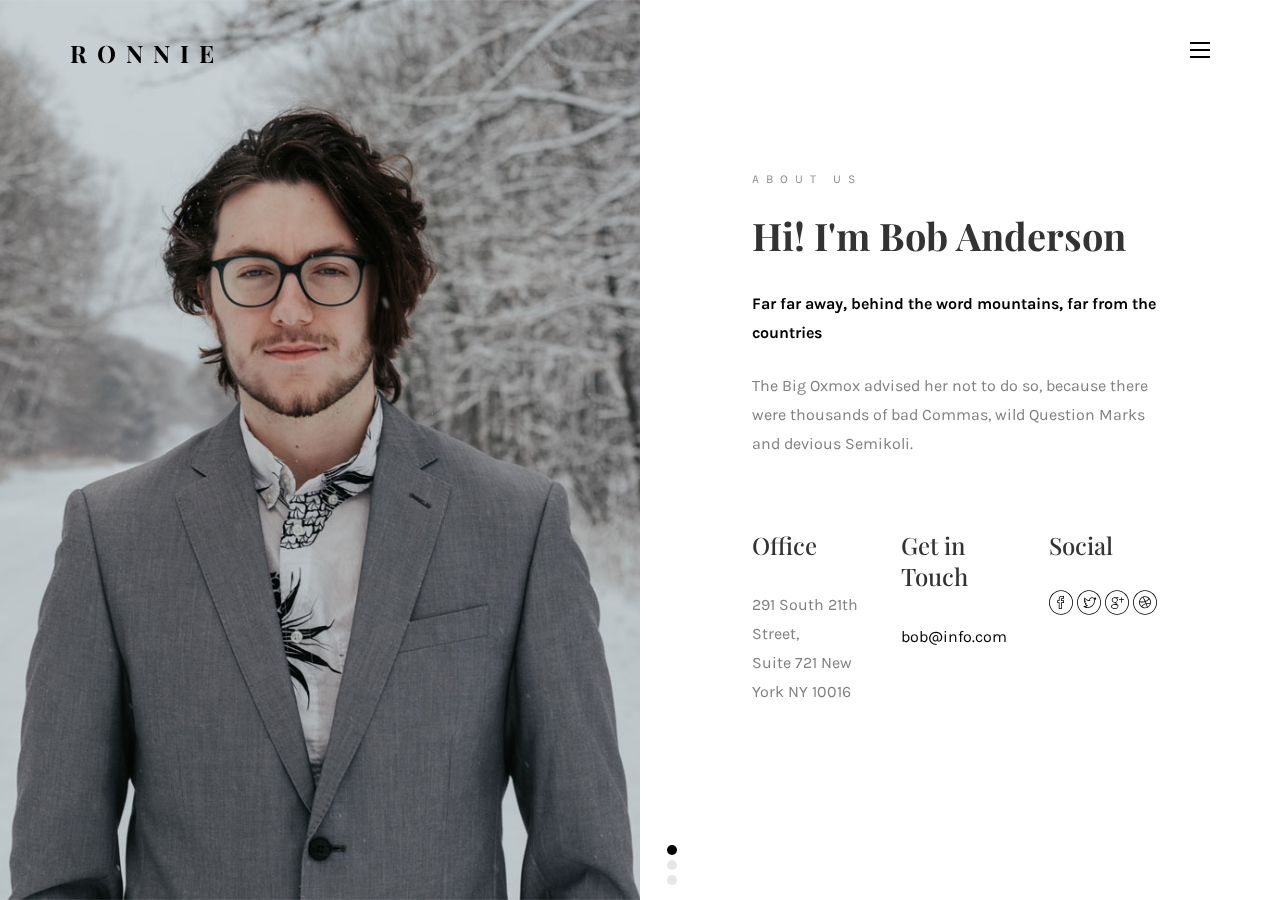
<file: about.html>
<!DOCTYPE HTML>
<html>
	<head>
	<meta charset="utf-8">
	<meta http-equiv="X-UA-Compatible" content="IE=edge">
	<title>Bato Template</title>
	<meta name="viewport" content="width=device-width, initial-scale=1">
	<meta name="description" content="" />
	<meta name="keywords" content="" />
	<meta name="author" content="" />

  <!-- Facebook and Twitter integration -->
	<meta property="og:title" content=""/>
	<meta property="og:image" content=""/>
	<meta property="og:url" content=""/>
	<meta property="og:site_name" content=""/>
	<meta property="og:description" content=""/>
	<meta name="twitter:title" content="" />
	<meta name="twitter:image" content="" />
	<meta name="twitter:url" content="" />
	<meta name="twitter:card" content="" />

	<!-- Place favicon.ico and apple-touch-icon.png in the root directory -->
	<link rel="shortcut icon" href="favicon.ico">

	<link href="https://fonts.googleapis.com/css?family=Karla:400,700" rel="stylesheet">
	<link href="https://fonts.googleapis.com/css?family=Playfair+Display:400,400i,700" rel="stylesheet">

	<!-- Animate.css -->
	<link rel="stylesheet" href="css/animate.css">
	<!-- Icomoon Icon Fonts-->
	<link rel="stylesheet" href="css/icomoon.css">
	<!-- Bootstrap  -->
	<link rel="stylesheet" href="css/bootstrap.css">
	<!-- Owl Carousel -->
	<link rel="stylesheet" href="css/owl.carousel.min.css">
	<link rel="stylesheet" href="css/owl.theme.default.min.css">
	<!-- Magnific Popup -->
	<link rel="stylesheet" href="css/magnific-popup.css">

	<link rel="stylesheet" href="css/style.css">


	<!-- Modernizr JS -->
	<script src="js/modernizr-2.6.2.min.js"></script>
	<!-- FOR IE9 below -->
	<!--[if lt IE 9]>
	<script src="js/respond.min.js"></script>
	<![endif]-->

	</head>
	<body>

	<nav id="colorlib-main-nav" role="navigation">
		<a href="#" class="js-colorlib-nav-toggle colorlib-nav-toggle active"><i></i></a>
		<div class="js-fullheight colorlib-table">
			<div class="colorlib-table-cell js-fullheight">
				<div class="row">
					<div class="col-md-12">
						<div class="form-group">
							<input type="text" class="form-control" id="search" placeholder="Enter any key to search...">
							<button type="submit" class="btn btn-primary"><i class="icon-search3"></i></button>
						</div>
					</div>
				</div>
				<div class="row">
					<div class="col-md-12">
						<ul>
							<li><a href="index.html">Home</a></li>
							<li><a href="work.html">Work</a></li>
							<li><a href="blog.html">Blog</a></li>
							<li class="active"><a href="about.html">About</a></li>
							<li><a href="contact.html">Contact</a></li>
						</ul>
					</div>
				</div>
				<div class="row">
					<div class="col-md-12">
						<h2 class="head-title">Gallery</h2>
						<a href="images/work-1.jpg" class="gallery image-popup-link text-center" style="background-image: url(images/work-1.jpg);">
							<span><i class="icon-search3"></i></span>
						</a>
						<a href="images/work-2.jpg" class="gallery image-popup-link text-center" style="background-image: url(images/work-2.jpg);">
							<span><i class="icon-search3"></i></span>
						</a>
						<a href="images/work-3.jpg" class="gallery image-popup-link text-center" style="background-image: url(images/work-3.jpg);">
							<span><i class="icon-search3"></i></span>
						</a>
						<a href="images/work-4.jpg" class="gallery image-popup-link text-center" style="background-image: url(images/work-4.jpg);">
							<span><i class="icon-search3"></i></span>
						</a>
					</div>
				</div>
			</div>
		</div>
	</nav>

	<div id="colorlib-page">
		<header>
			<div class="container">
				<div class="row">
					<div class="col-md-12">
						<div class="colorlib-navbar-brand">
							<a class="colorlib-logo" href="index.html">Ronnie</a>
						</div>
						<a href="#" class="js-colorlib-nav-toggle colorlib-nav-toggle"><i></i></a>
					</div>
				</div>
			</div>
		</header>

		<div id="colorlib-about">
			<div class="about-flex js-fullheight">
				<div class="col-half js-full-height about-img" style="background-image: url(images/about.jpg);"></div>
				<div class="col-half">
					<div class="owl-carousel3">
						<div class="item">
							<div class="display-t js-fullheight">
								<div class="display-tc js-fullheight">
									<div class="about-desc">
										<div class="row row-pb-md">
											<div class="col-md-12">
												<span class="title">About Us</span>
												<h2 class="about-head">Hi! I'm Bob Anderson</h2>
												<p><strong>Far far away, behind the word mountains, far from the countries</strong></p>
												<p>The Big Oxmox advised her not to do so, because there were thousands of bad Commas, wild Question Marks and devious Semikoli.</p>
											</div>
										</div>
										<div class="row">
											<div class="col-md-4">
												<h3>Office</h3>
												<p>291 South 21th Street, <br> Suite 721 New York NY 10016</p>
											</div>
											<div class="col-md-4">
												<h3>Get in Touch</h3>
												<p><a href="#">bob@info.com</a></p>
											</div>
											<div class="col-md-4">
												<h3>Social</h3>
												<p class="colorlib-social-icons">
													<a href="#"><i class="icon-facebook4"></i></a>
													<a href="#"><i class="icon-twitter3"></i></a>
													<a href="#"><i class="icon-googleplus"></i></a>
													<a href="#"><i class="icon-dribbble2"></i></a>
												</p>
											</div>
										</div>
									</div>
								</div>
							</div>
						</div>

						<div class="item">
							<div class="display-t js-fullheight">
								<div class="display-tc js-fullheight">
									<div class="about-desc">
										<div class="row row-pb-md">
											<div class="col-md-12">
												<span class="title">My Story</span>
												<h2 class="about-head">History of the Company</h2>
												<p><strong>Far far away, behind the word mountains, far from the countries Vokalia and Consonantia, there live the blind texts.</strong></p>
												<p>When she reached the first hills of the Italic Mountains, she had a last view back on the skyline of her hometown Bookmarksgrove, the headline of Alphabet Village and the subline of her own road, the Line Lane. Pityful a rethoric question ran over her cheek, then she continued her way.</p>
											</div>
										</div>
									</div>
								</div>
							</div>
						</div>

						<div class="item">
							<div class="display-t js-fullheight">
								<div class="display-tc js-fullheight">
									<div class="about-desc">
										<div class="row row-pb-md">
											<div class="col-md-12">
												<span class="title">Career</span>
												<h2 class="about-head">My Career</h2>
												<p>Far far away, behind the word mountains, far from the countries Vokalia and Consonantia, there live the blind texts.</p>
												<ul>
													<li><i class="icon-check"></i> The Big Oxmox advised her not to do so</li>
													<li><i class="icon-check"></i> When she reached the first hills of the Italic Mountains</li>
													<li><i class="icon-check"></i> Alphabet Village and the subline of her own road</li>
													<li><i class="icon-check"></i> Pityful a rethoric question ran over her cheek, then she continued her way.</li>
												</ul>
											</div>
										</div>
									</div>
								</div>
							</div>
						</div>
					</div>
				</div>
				<!-- <div class="col-half js-fullheight">
					<div class="display-t js-fullheight">
						<div class="display-tc js-fullheight">
							<div class="owl-carousel">
								<div class="item">
									<div class="about-desc">
										<div class="row row-pb-md">
											<div class="col-md-12">
												<span class="title">About Us</span>
												<h2 class="about-head">Hi! I'm Bob Anderson</h2>
												<p><strong>Far far away, behind the word mountains, far from the countries</strong></p>
												<p>The Big Oxmox advised her not to do so, because there were thousands of bad Commas, wild Question Marks and devious Semikoli.</p>
											</div>
										</div>
										<div class="row">
											<div class="col-md-4">
												<h3>Office</h3>
												<p>291 South 21th Street, <br> Suite 721 New York NY 10016</p>
											</div>
											<div class="col-md-4">
												<h3>Get in Touch</h3>
												<p><a href="#">bob@info.com</a></p>
											</div>
											<div class="col-md-4">
												<h3>Social</h3>
												<p class="colorlib-social-icons">
													<a href="#"><i class="icon-facebook4"></i></a>
													<a href="#"><i class="icon-twitter3"></i></a>
													<a href="#"><i class="icon-googleplus"></i></a>
													<a href="#"><i class="icon-dribbble2"></i></a>
												</p>
											</div>
										</div>
									</div>
								</div>

								<div class="item">
									<div class="about-desc">
										<div class="row row-pb-md">
											<div class="col-md-12">
												<span class="title">My Story</span>
												<h2 class="about-head">History of the Company</h2>
												<p><strong>Far far away, behind the word mountains, far from the countries Vokalia and Consonantia, there live the blind texts.</strong></p>
												<p>When she reached the first hills of the Italic Mountains, she had a last view back on the skyline of her hometown Bookmarksgrove, the headline of Alphabet Village and the subline of her own road, the Line Lane. Pityful a rethoric question ran over her cheek, then she continued her way.</p>
											</div>
										</div>
									</div>
								</div>

								<div class="item">
									<div class="about-desc">
										<div class="row row-pb-md">
											<div class="col-md-12">
												<span class="title">Career</span>
												<h2 class="about-head">My Career</h2>
												<p>Far far away, behind the word mountains, far from the countries Vokalia and Consonantia, there live the blind texts.</p>
												<ul>
													<li><i class="icon-check"></i> The Big Oxmox advised her not to do so</li>
													<li><i class="icon-check"></i> When she reached the first hills of the Italic Mountains</li>
													<li><i class="icon-check"></i> Alphabet Village and the subline of her own road</li>
													<li><i class="icon-check"></i> Pityful a rethoric question ran over her cheek, then she continued her way.</li>
												</ul>
											</div>
										</div>
									</div>
								</div>
							</div>
						</div>
					</div>
				</div> -->
			</div>
		</div>

		<!-- <div id="colorlib-subscribe">
			<div class="overlay"></div>
			<div class="container">
				<div class="row">
					<div class="col-md-8 col-md-offset-2 text-center colorlib-heading animate-box">
						<h2>Subscribe Newsletter</h2>
						<p>Subscribe our newsletter and get latest update</p>
					</div>
				</div>
				<div class="row animate-box">
					<div class="col-md-6 col-md-offset-3">
						<div class="row">
							<div class="col-md-12">
							<form class="form-inline qbstp-header-subscribe">
								<div class="col-three-forth">
									<div class="form-group">
										<input type="text" class="form-control" id="email" placeholder="Enter your email">
									</div>
								</div>
								<div class="col-one-third">
									<div class="form-group">
										<button type="submit" class="btn btn-primary">Subscribe Now</button>
									</div>
								</div>
							</form>
							</div>
						</div>
					</div>
				</div>
			</div>
		</div>

		<footer>
			<div id="footer">
				<div class="container">
					<div class="row">
						<div class="col-md-4 col-pb-sm text-center">
							<div class="row">
								<div class="col-md-10">
									<h2>Office</h2>
									<p>291 South 21th Street, <br> Suite 721 New York NY 10016</p>
								</div>
							</div>
						</div>
						<div class="col-md-4 col-pb-sm text-center">
							<h2>Get in Touch</h2>
							<p><a href="#">noah@info.com</a></p>
						</div>
						<div class="col-md-4 col-pb-sm text-center">
							<h2>Social</h2>
							<p class="colorlib-social-icons">
								<a href="#"><i class="icon-facebook4"></i></a>
								<a href="#"><i class="icon-twitter3"></i></a>
								<a href="#"><i class="icon-googleplus"></i></a>
								<a href="#"><i class="icon-dribbble2"></i></a>
							</p>
						</div>
					</div>
					<div class="row">
						<div class="col-md-12 text-center">
							<p>
								<span class="block">&copy; 2018. All Rights Reserved. Designed by <a href="https://colorlib.com/" target="_blank">Colorlib</a><br></span>
								<span class="block">Demo Images: <a href="http://unsplash.co/" target="_blank">Unsplash</a></span>
							</p>
						</div>
					</div>
				</div>
			</div>
		</footer> -->

	</div>

	<!-- jQuery -->
	<script src="js/jquery.min.js"></script>
	<!-- jQuery Easing -->
	<script src="js/jquery.easing.1.3.js"></script>
	<!-- Bootstrap -->
	<script src="js/bootstrap.min.js"></script>
	<!-- Waypoints -->
	<script src="js/jquery.waypoints.min.js"></script>
	<!-- Owl Carousel -->
	<script src="js/owl.carousel.min.js"></script>
	<!-- Magnific Popup -->
	<script src="js/jquery.magnific-popup.min.js"></script>
	<script src="js/magnific-popup-options.js"></script>

	<!-- Main JS (Do not remove) -->
	<script src="js/main.js"></script>

	</body>
</html>
</file>
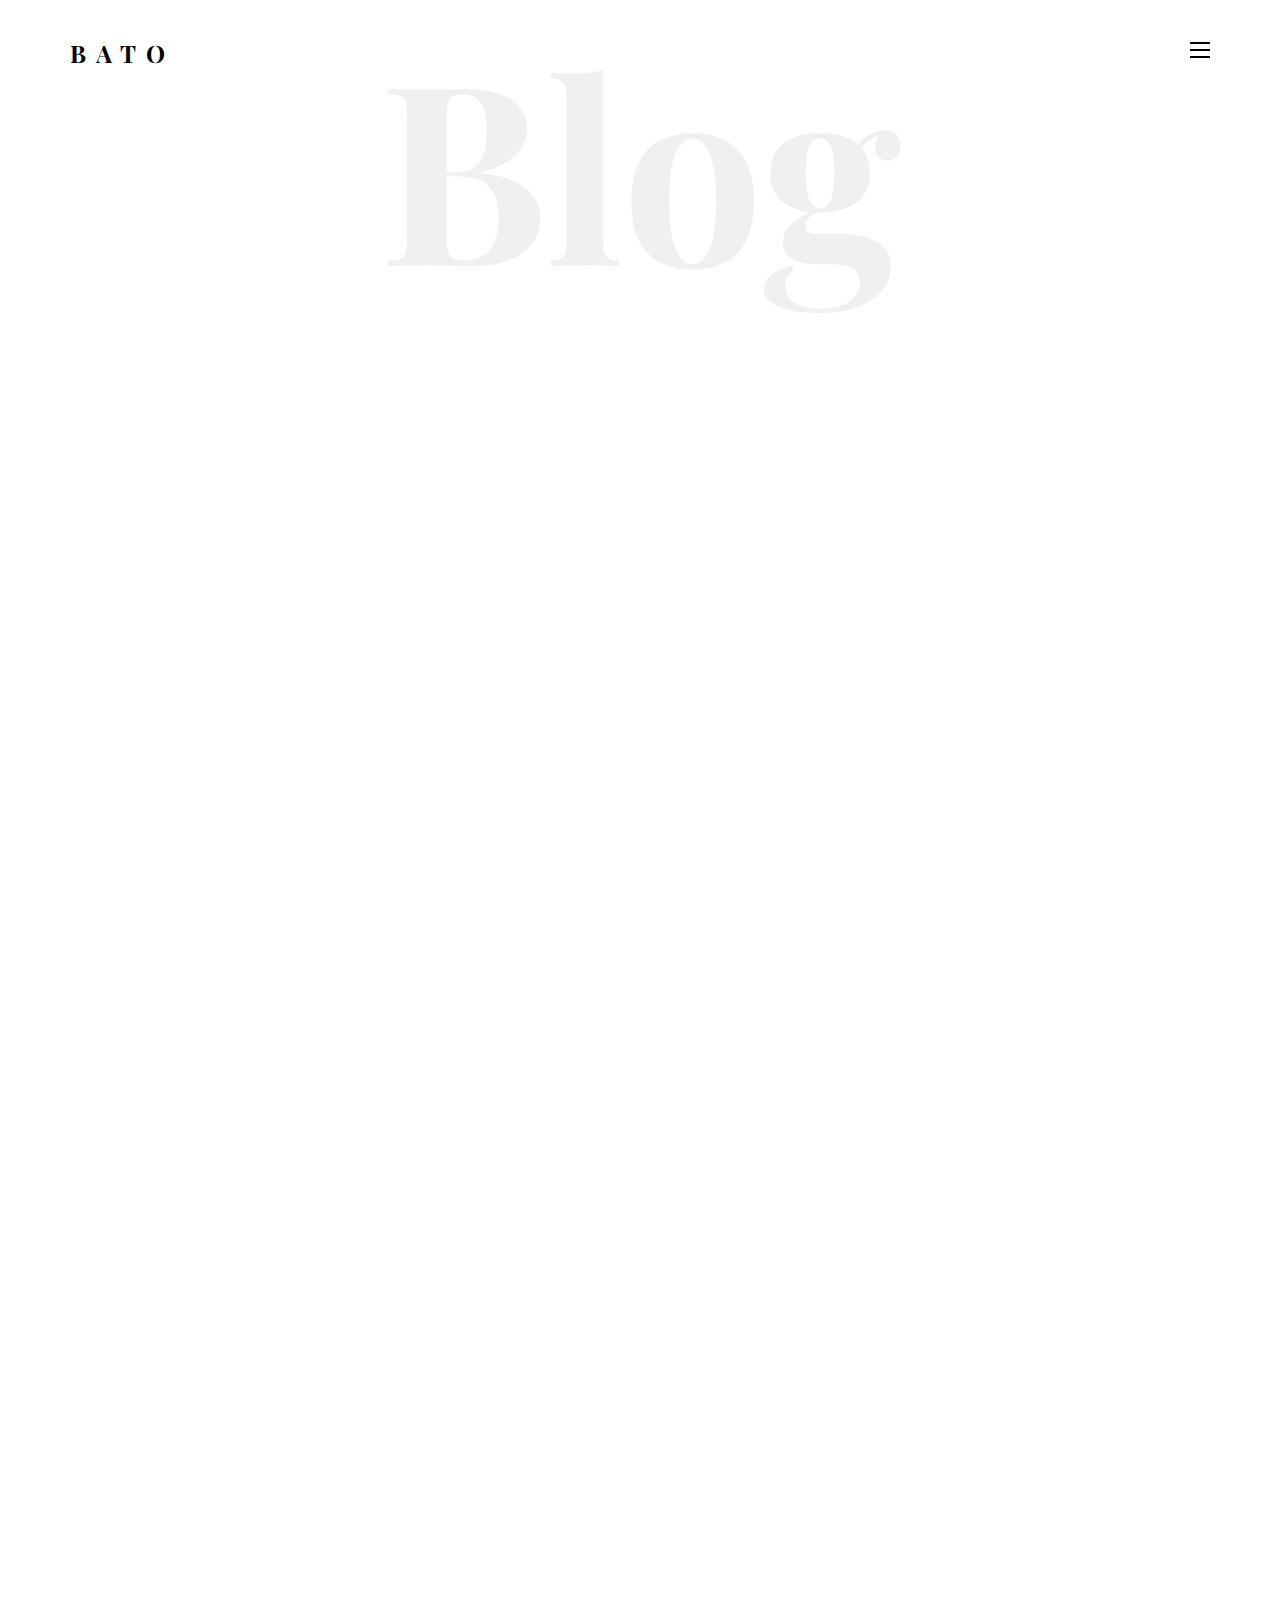
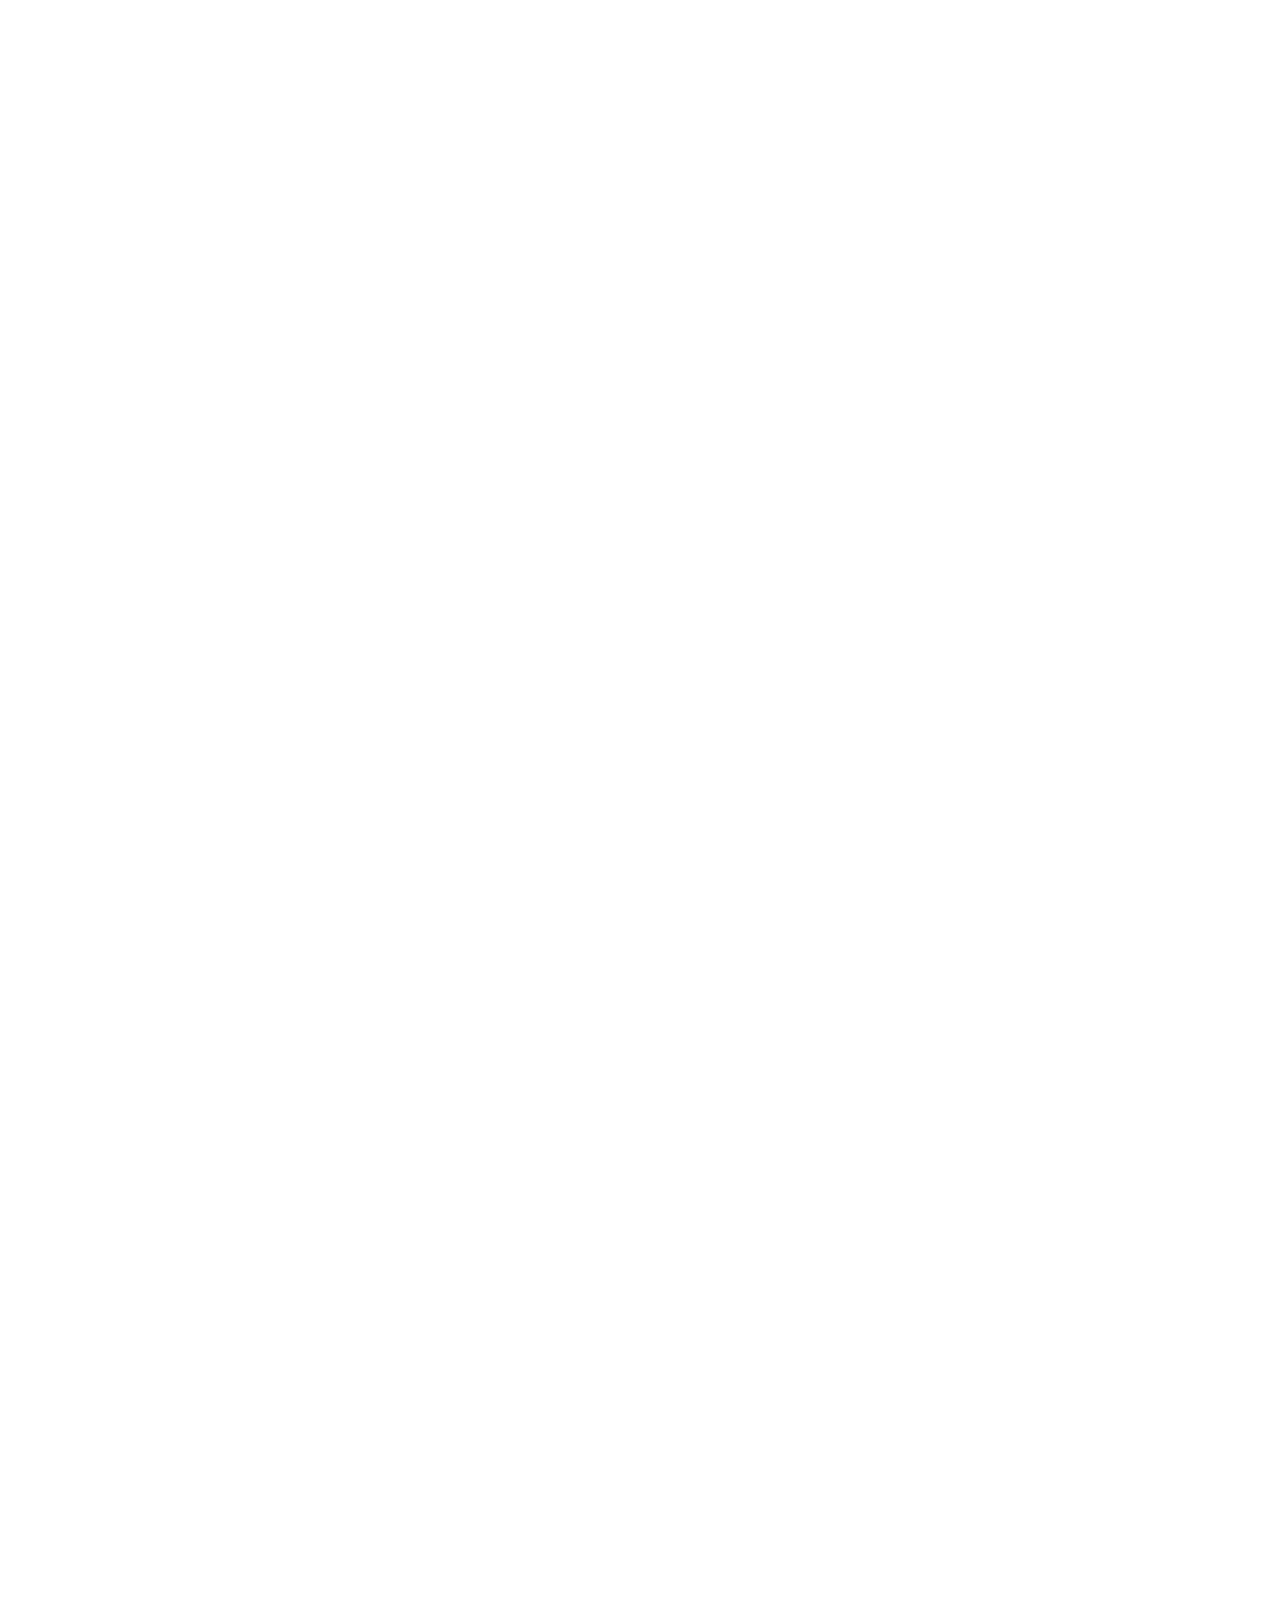
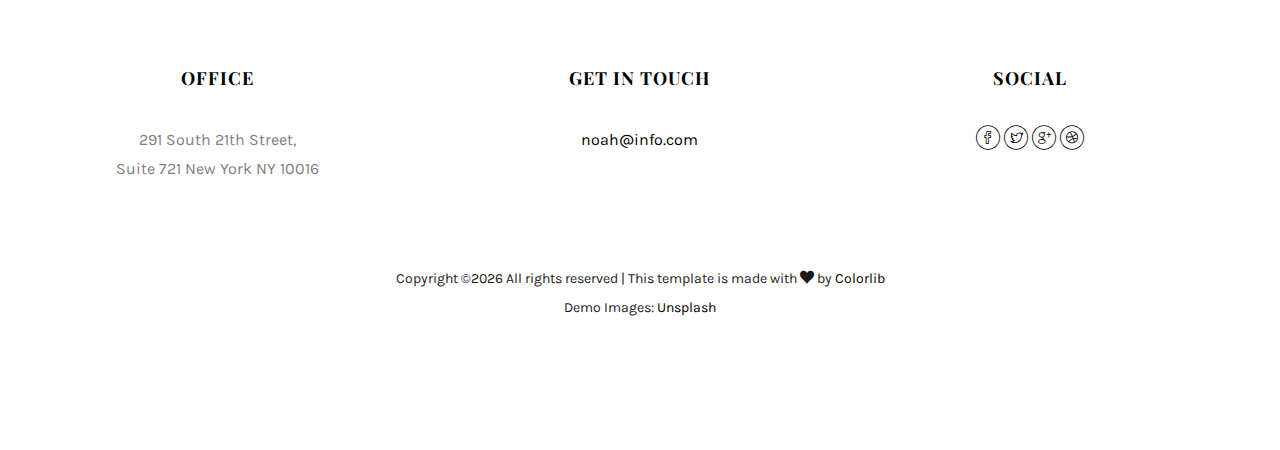
<file: blog.html>
<!DOCTYPE HTML>
<html>
	<head>
	<meta charset="utf-8">
	<meta http-equiv="X-UA-Compatible" content="IE=edge">
	<title>Bato Template</title>
	<meta name="viewport" content="width=device-width, initial-scale=1">
	<meta name="description" content="" />
	<meta name="keywords" content="" />
	<meta name="author" content="" />

  <!-- Facebook and Twitter integration -->
	<meta property="og:title" content=""/>
	<meta property="og:image" content=""/>
	<meta property="og:url" content=""/>
	<meta property="og:site_name" content=""/>
	<meta property="og:description" content=""/>
	<meta name="twitter:title" content="" />
	<meta name="twitter:image" content="" />
	<meta name="twitter:url" content="" />
	<meta name="twitter:card" content="" />

	<!-- Place favicon.ico and apple-touch-icon.png in the root directory -->
	<link rel="shortcut icon" href="favicon.ico">

	<link href="https://fonts.googleapis.com/css?family=Karla:400,700" rel="stylesheet">
	<link href="https://fonts.googleapis.com/css?family=Playfair+Display:400,400i,700" rel="stylesheet">
	
	<!-- Animate.css -->
	<link rel="stylesheet" href="css/animate.css">
	<!-- Icomoon Icon Fonts-->
	<link rel="stylesheet" href="css/icomoon.css">
	<!-- Bootstrap  -->
	<link rel="stylesheet" href="css/bootstrap.css">
	<!-- Owl Carousel -->
	<link rel="stylesheet" href="css/owl.carousel.min.css">
	<link rel="stylesheet" href="css/owl.theme.default.min.css">
	<!-- Magnific Popup -->
	<link rel="stylesheet" href="css/magnific-popup.css">

	<link rel="stylesheet" href="css/style.css">


	<!-- Modernizr JS -->
	<script src="js/modernizr-2.6.2.min.js"></script>
	<!-- FOR IE9 below -->
	<!--[if lt IE 9]>
	<script src="js/respond.min.js"></script>
	<![endif]-->

	</head>
	<body>

	<nav id="colorlib-main-nav" role="navigation">
		<a href="#" class="js-colorlib-nav-toggle colorlib-nav-toggle active"><i></i></a>
		<div class="js-fullheight colorlib-table">
			<div class="colorlib-table-cell js-fullheight">
				<div class="row">
					<div class="col-md-12">
						<div class="form-group">
							<input type="text" class="form-control" id="search" placeholder="Enter any key to search...">
							<button type="submit" class="btn btn-primary"><i class="icon-search3"></i></button>
						</div>
					</div>
				</div>
				<div class="row">
					<div class="col-md-12">
						<ul>
							<li><a href="index.html">Home</a></li>
							<li><a href="work.html">Work</a></li>
							<li class="active"><a href="blog.html">Blog</a></li>
							<li><a href="about.html">About</a></li>
							<li><a href="contact.html">Contact</a></li>
						</ul>
					</div>
				</div>
				<div class="row">
					<div class="col-md-12">
						<h2 class="head-title">Gallery</h2>
						<a href="images/work-1.jpg" class="gallery image-popup-link text-center" style="background-image: url(images/work-1.jpg);">
							<span><i class="icon-search3"></i></span>
						</a>
						<a href="images/work-2.jpg" class="gallery image-popup-link text-center" style="background-image: url(images/work-2.jpg);">
							<span><i class="icon-search3"></i></span>
						</a>
						<a href="images/work-3.jpg" class="gallery image-popup-link text-center" style="background-image: url(images/work-3.jpg);">
							<span><i class="icon-search3"></i></span>
						</a>
						<a href="images/work-4.jpg" class="gallery image-popup-link text-center" style="background-image: url(images/work-4.jpg);">
							<span><i class="icon-search3"></i></span>
						</a>
					</div>
				</div>
			</div>
		</div>
	</nav>
	
	<div id="colorlib-page">
		<header>
			<div class="container">
				<div class="row">
					<div class="col-md-12">
						<div class="colorlib-navbar-brand">
							<a class="colorlib-logo" href="index.html">Bato</a>
						</div>
						<a href="#" class="js-colorlib-nav-toggle colorlib-nav-toggle"><i></i></a>
					</div>
				</div>
			</div>
		</header>
		
		<div id="colorlib-blog">
			<div class="container">
				<div class="row text-center">
					<h2 class="bold">Blog</h2>
				</div>
				<div class="row row-pb-md">
					<div class="col-md-4">
						<div class="article animate-box">
							<a href="blog.html" class="blog-img">
								<img class="img-responsive" src="images/img-1.jpg" alt="html5 bootstrap by colorlib.com">
								<div class="overlay"></div>
								<div class="link">
									<span class="read">Read more</h2>
								</div>
							</a>
							<div class="desc">
								<span class="meta">04, Mar 2018</span>
								<h2><a href="blog.html">Collect some interesting images</a></h2>
								<p>When she reached the first hills of the Italic Mountains, she had a last view back on the skyline of her hometown Bookmarksgrove</p>
							</div>
						</div>
					</div>
					<div class="col-md-4">
						<div class="article animate-box">
							<a href="blog.html" class="blog-img">
								<img class="img-responsive" src="images/img-4.jpg" alt="html5 bootstrap by colorlib.com">
								<div class="overlay"></div>
								<div class="link">
									<span class="read">Read more</h2>
								</div>
							</a>
							<div class="desc">
								<span class="meta">04, Mar 2018</span>
								<h2><a href="blog.html">Collect some interesting images</a></h2>
								<p>When she reached the first hills of the Italic Mountains, she had a last view back on the skyline of her hometown Bookmarksgrove</p>
							</div>
						</div>
					</div>
					<div class="col-md-4">
						<div class="article animate-box">
							<a href="blog.html" class="blog-img">
								<img class="img-responsive" src="images/img-7.jpg" alt="html5 bootstrap by colorlib.com">
								<div class="overlay"></div>
								<div class="link">
									<span class="read">Read more</h2>
								</div>
							</a>
							<div class="desc">
								<span class="meta">04, Mar 2018</span>
								<h2><a href="blog.html">Collect some interesting images</a></h2>
								<p>When she reached the first hills of the Italic Mountains, she had a last view back on the skyline of her hometown Bookmarksgrove</p>
							</div>
						</div>
					</div>
				</div>

				<div class="row row-pb-md">
					<div class="col-md-4">
						<div class="article animate-box">
							<a href="blog.html" class="blog-img">
								<img class="img-responsive" src="images/img-2.jpg" alt="html5 bootstrap by colorlib.com">
								<div class="overlay"></div>
								<div class="link">
									<span class="read">Read more</h2>
								</div>
							</a>
							<div class="desc">
								<span class="meta">04, Mar 2018</span>
								<h2><a href="blog.html">Collect some interesting images</a></h2>
								<p>When she reached the first hills of the Italic Mountains, she had a last view back on the skyline of her hometown Bookmarksgrove</p>
							</div>
						</div>
					</div>
					<div class="col-md-4">
						<div class="article animate-box">
							<a href="blog.html" class="blog-img">
								<img class="img-responsive" src="images/img-5.jpg" alt="html5 bootstrap by colorlib.com">
								<div class="overlay"></div>
								<div class="link">
									<span class="read">Read more</h2>
								</div>
							</a>
							<div class="desc">
								<span class="meta">04, Mar 2018</span>
								<h2><a href="blog.html">Collect some interesting images</a></h2>
								<p>When she reached the first hills of the Italic Mountains, she had a last view back on the skyline of her hometown Bookmarksgrove</p>
							</div>
						</div>
					</div>
					<div class="col-md-4">
						<div class="article animate-box">
							<a href="blog.html" class="blog-img">
								<img class="img-responsive" src="images/img-8.jpg" alt="html5 bootstrap by colorlib.com">
								<div class="overlay"></div>
								<div class="link">
									<span class="read">Read more</h2>
								</div>
							</a>
							<div class="desc">
								<span class="meta">04, Mar 2018</span>
								<h2><a href="blog.html">Collect some interesting images</a></h2>
								<p>When she reached the first hills of the Italic Mountains, she had a last view back on the skyline of her hometown Bookmarksgrove</p>
							</div>
						</div>
					</div>
				</div>

				<div class="row">
					<div class="col-md-4">
						<div class="article animate-box">
							<a href="blog.html" class="blog-img">
								<img class="img-responsive" src="images/img-3.jpg" alt="html5 bootstrap by colorlib.com">
								<div class="overlay"></div>
								<div class="link">
									<span class="read">Read more</h2>
								</div>
							</a>
							<div class="desc">
								<span class="meta">04, Mar 2018</span>
								<h2><a href="blog.html">Collect some interesting images</a></h2>
								<p>When she reached the first hills of the Italic Mountains, she had a last view back on the skyline of her hometown Bookmarksgrove</p>
							</div>
						</div>
					</div>
					<div class="col-md-4">
						<div class="article animate-box">
							<a href="blog.html" class="blog-img">
								<img class="img-responsive" src="images/img-6.jpg" alt="html5 bootstrap by colorlib.com">
								<div class="overlay"></div>
								<div class="link">
									<span class="read">Read more</h2>
								</div>
							</a>
							<div class="desc">
								<span class="meta">04, Mar 2018</span>
								<h2><a href="blog.html">Collect some interesting images</a></h2>
								<p>When she reached the first hills of the Italic Mountains, she had a last view back on the skyline of her hometown Bookmarksgrove</p>
							</div>
						</div>
					</div>
					<div class="col-md-4">
						<div class="article animate-box">
							<a href="blog.html" class="blog-img">
								<img class="img-responsive" src="images/img-9.jpg" alt="html5 bootstrap by colorlib.com">
								<div class="overlay"></div>
								<div class="link">
									<span class="read">Read more</h2>
								</div>
							</a>
							<div class="desc">
								<span class="meta">04, Mar 2018</span>
								<h2><a href="blog.html">Collect some interesting images</a></h2>
								<p>When she reached the first hills of the Italic Mountains, she had a last view back on the skyline of her hometown Bookmarksgrove</p>
							</div>
						</div>
					</div>
				</div>
			</div>
		</div>
		
		<div id="colorlib-subscribe">
			<div class="overlay"></div>
			<div class="container">
				<div class="row">
					<div class="col-md-8 col-md-offset-2 text-center colorlib-heading animate-box">
						<h2>Subscribe Newsletter</h2>
						<p>Subscribe our newsletter and get latest update</p>
					</div>
				</div>
				<div class="row animate-box">
					<div class="col-md-6 col-md-offset-3">
						<div class="row">
							<div class="col-md-12">
							<form class="form-inline qbstp-header-subscribe">
								<div class="col-three-forth">
									<div class="form-group">
										<input type="text" class="form-control" id="email" placeholder="Enter your email">
									</div>
								</div>
								<div class="col-one-third">
									<div class="form-group">
										<button type="submit" class="btn btn-primary">Subscribe Now</button>
									</div>
								</div>
							</form>
							</div>
						</div>
					</div>
				</div>
			</div>
		</div>

		<footer>
			<div id="footer">
				<div class="container">
					<div class="row">
						<div class="col-md-4 col-pb-sm text-center">
							<div class="row">
								<div class="col-md-10">
									<h2>Office</h2>
									<p>291 South 21th Street, <br> Suite 721 New York NY 10016</p>
								</div>
							</div>
						</div>
						<div class="col-md-4 col-pb-sm text-center">
							<h2>Get in Touch</h2>
							<p><a href="#">noah@info.com</a></p>
						</div>
						<div class="col-md-4 col-pb-sm text-center">
							<h2>Social</h2>
							<p class="colorlib-social-icons">
								<a href="#"><i class="icon-facebook4"></i></a>
								<a href="#"><i class="icon-twitter3"></i></a>
								<a href="#"><i class="icon-googleplus"></i></a>
								<a href="#"><i class="icon-dribbble2"></i></a>
							</p>
						</div>
					</div>
					<div class="row">
						<div class="col-md-12 text-center">
							<p>
								<span class="block"><!-- Link back to Colorlib can't be removed. Template is licensed under CC BY 3.0. -->
Copyright &copy;<script>document.write(new Date().getFullYear());</script> All rights reserved | This template is made with <i class="icon-heart" aria-hidden="true"></i> by <a href="https://colorlib.com" target="_blank">Colorlib</a>
<!-- Link back to Colorlib can't be removed. Template is licensed under CC BY 3.0. --><br></span> 
								<span class="block">Demo Images: <a href="http://unsplash.co/" target="_blank">Unsplash</a></span>
							</p>
						</div>
					</div>
				</div>
			</div>
		</footer>
	
	</div>

	<!-- jQuery -->
	<script src="js/jquery.min.js"></script>
	<!-- jQuery Easing -->
	<script src="js/jquery.easing.1.3.js"></script>
	<!-- Bootstrap -->
	<script src="js/bootstrap.min.js"></script>
	<!-- Waypoints -->
	<script src="js/jquery.waypoints.min.js"></script>
	<!-- Owl Carousel -->
	<script src="js/owl.carousel.min.js"></script>
	<!-- Magnific Popup -->
	<script src="js/jquery.magnific-popup.min.js"></script>
	<script src="js/magnific-popup-options.js"></script>

	<!-- Main JS (Do not remove) -->
	<script src="js/main.js"></script>

	</body>
</html>
</file>
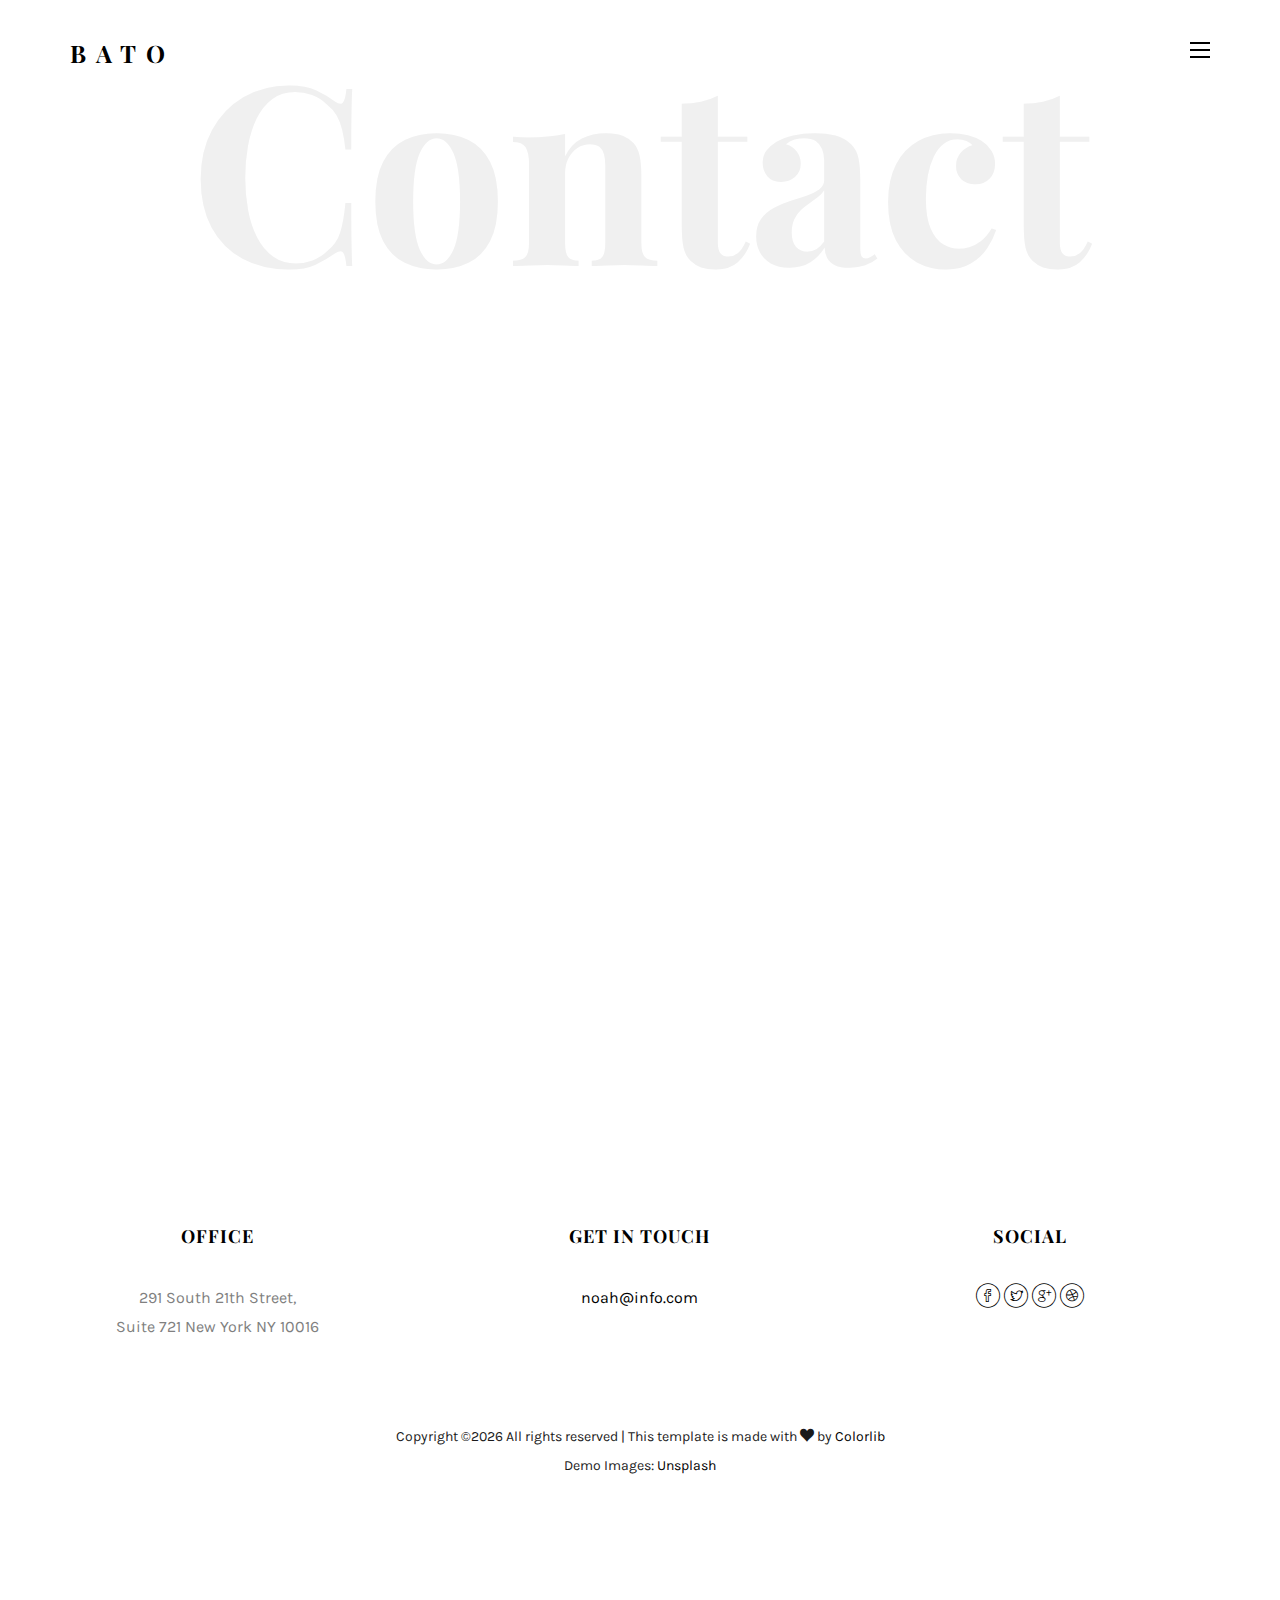
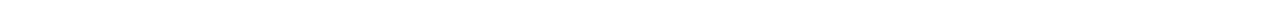
<file: contact.html>
<!DOCTYPE HTML>
<html>
	<head>
	<meta charset="utf-8">
	<meta http-equiv="X-UA-Compatible" content="IE=edge">
	<title>Bato Template</title>
	<meta name="viewport" content="width=device-width, initial-scale=1">
	<meta name="description" content="" />
	<meta name="keywords" content="" />
	<meta name="author" content="" />

  <!-- Facebook and Twitter integration -->
	<meta property="og:title" content=""/>
	<meta property="og:image" content=""/>
	<meta property="og:url" content=""/>
	<meta property="og:site_name" content=""/>
	<meta property="og:description" content=""/>
	<meta name="twitter:title" content="" />
	<meta name="twitter:image" content="" />
	<meta name="twitter:url" content="" />
	<meta name="twitter:card" content="" />

	<!-- Place favicon.ico and apple-touch-icon.png in the root directory -->
	<link rel="shortcut icon" href="favicon.ico">

	<link href="https://fonts.googleapis.com/css?family=Karla:400,700" rel="stylesheet">
	<link href="https://fonts.googleapis.com/css?family=Playfair+Display:400,400i,700" rel="stylesheet">

	<!-- Animate.css -->
	<link rel="stylesheet" href="css/animate.css">
	<!-- Icomoon Icon Fonts-->
	<link rel="stylesheet" href="css/icomoon.css">
	<!-- Bootstrap  -->
	<link rel="stylesheet" href="css/bootstrap.css">
	<!-- Owl Carousel -->
	<link rel="stylesheet" href="css/owl.carousel.min.css">
	<link rel="stylesheet" href="css/owl.theme.default.min.css">
	<!-- Magnific Popup -->
	<link rel="stylesheet" href="css/magnific-popup.css">

	<link rel="stylesheet" href="css/style.css">


	<!-- Modernizr JS -->
	<script src="js/modernizr-2.6.2.min.js"></script>
	<!-- FOR IE9 below -->
	<!--[if lt IE 9]>
	<script src="js/respond.min.js"></script>
	<![endif]-->

	</head>
	<body>

	<nav id="colorlib-main-nav" role="navigation">
		<a href="#" class="js-colorlib-nav-toggle colorlib-nav-toggle active"><i></i></a>
		<div class="js-fullheight colorlib-table">
			<div class="colorlib-table-cell js-fullheight">
				<div class="row">
					<div class="col-md-12">
						<div class="form-group">
							<input type="text" class="form-control" id="search" placeholder="Enter any key to search...">
							<button type="submit" class="btn btn-primary"><i class="icon-search3"></i></button>
						</div>
					</div>
				</div>
				<div class="row">
					<div class="col-md-12">
						<ul>
							<li><a href="index.html">Home</a></li>
							<li><a href="work.html">Work</a></li>
							<li><a href="blog.html">Blog</a></li>
							<li><a href="about.html">About</a></li>
							<li class="active"><a href="contact.html">Contact</a></li>
						</ul>
					</div>
				</div>
				<div class="row">
					<div class="col-md-12">
						<h2 class="head-title">Gallery</h2>
						<a href="images/work-1.jpg" class="gallery image-popup-link text-center" style="background-image: url(images/work-1.jpg);">
							<span><i class="icon-search3"></i></span>
						</a>
						<a href="images/work-2.jpg" class="gallery image-popup-link text-center" style="background-image: url(images/work-2.jpg);">
							<span><i class="icon-search3"></i></span>
						</a>
						<a href="images/work-3.jpg" class="gallery image-popup-link text-center" style="background-image: url(images/work-3.jpg);">
							<span><i class="icon-search3"></i></span>
						</a>
						<a href="images/work-4.jpg" class="gallery image-popup-link text-center" style="background-image: url(images/work-4.jpg);">
							<span><i class="icon-search3"></i></span>
						</a>
					</div>
				</div>
			</div>
		</div>
	</nav>

	<div id="colorlib-page">
		<header>
			<div class="container">
				<div class="row">
					<div class="col-md-12">
						<div class="colorlib-navbar-brand">
							<a class="colorlib-logo" href="index.html">Bato</a>
						</div>
						<a href="#" class="js-colorlib-nav-toggle colorlib-nav-toggle"><i></i></a>
					</div>
				</div>
			</div>
		</header>

		<div id="colorlib-contact">
			<div class="container">
				<div class="row text-center">
					<h2 class="bold">Contact</h2>
				</div>
				<div class="row">
					<div class="col-md-12 col-md-offset-0">
						<div class="row">
							<div class="col-md-4 animate-box">
								<h3>Contact Info</h3>
								<ul class="contact-info">
									<!-- <li><span><i class="icon-map5"></i></span>88 West 21th Street, Suite 721 New York NY 10016</li> -->
									<li><span><i class="icon-phone4"></i></span>+ 1 305 299 4887</li>
									<li><span><i class="icon-envelope2"></i></span><a href="#">info@yoursite.com</a></li>
									<li><span><i class="icon-globe3"></i></span><a href="#">www.yoursite.com</a></li>
								</ul>
							</div>
							<div class="col-md-7 col-md-push-1 animate-box">
								<div class="row">
									<div class="col-md-6">
										<div class="form-group">
											<input type="text" class="form-control" placeholder="Name">
										</div>
									</div>
									<div class="col-md-6">
										<div class="form-group">
											<input type="text" class="form-control" placeholder="Email">
										</div>
									</div>
									<div class="col-md-12">
										<div class="form-group">
											<textarea name="" class="form-control" id="" cols="30" rows="7" placeholder="Message"></textarea>
										</div>
									</div>
									<div class="col-md-12">
										<div class="form-group">
											<input type="submit" value="Send Message" class="btn btn-primary btn-submit">
										</div>
									</div>
								</div>
							</div>
						</div>
					</div>
				</div>
			</div>
		</div>

		<div id="colorlib-subscribe">
			<div class="overlay"></div>
			<div class="container">
				<div class="row">
					<div class="col-md-8 col-md-offset-2 text-center colorlib-heading animate-box">
						<h2>Subscribe Newsletter</h2>
						<p>Subscribe our newsletter and get latest update</p>
					</div>
				</div>
				<div class="row animate-box">
					<div class="col-md-6 col-md-offset-3">
						<div class="row">
							<div class="col-md-12">
							<form class="form-inline qbstp-header-subscribe">
								<div class="col-three-forth">
									<div class="form-group">
										<input type="text" class="form-control" id="email" placeholder="Enter your email">
									</div>
								</div>
								<div class="col-one-third">
									<div class="form-group">
										<button type="submit" class="btn btn-primary">Subscribe Now</button>
									</div>
								</div>
							</form>
							</div>
						</div>
					</div>
				</div>
			</div>
		</div>

		<footer>
			<div id="footer">
				<div class="container">
					<div class="row">
						<div class="col-md-4 col-pb-sm text-center">
							<div class="row">
								<div class="col-md-10">
									<h2>Office</h2>
									<p>291 South 21th Street, <br> Suite 721 New York NY 10016</p>
								</div>
							</div>
						</div>
						<div class="col-md-4 col-pb-sm text-center">
							<h2>Get in Touch</h2>
							<p><a href="#">noah@info.com</a></p>
						</div>
						<div class="col-md-4 col-pb-sm text-center">
							<h2>Social</h2>
							<p class="colorlib-social-icons">
								<a href="#"><i class="icon-facebook4"></i></a>
								<a href="#"><i class="icon-twitter3"></i></a>
								<a href="#"><i class="icon-googleplus"></i></a>
								<a href="#"><i class="icon-dribbble2"></i></a>
							</p>
						</div>
					</div>
					<div class="row">
						<div class="col-md-12 text-center">
							<p>
								<span class="block"><!-- Link back to Colorlib can't be removed. Template is licensed under CC BY 3.0. -->
Copyright &copy;<script>document.write(new Date().getFullYear());</script> All rights reserved | This template is made with <i class="icon-heart" aria-hidden="true"></i> by <a href="https://colorlib.com" target="_blank">Colorlib</a>
<!-- Link back to Colorlib can't be removed. Template is licensed under CC BY 3.0. --><br></span>
								<span class="block">Demo Images: <a href="http://unsplash.co/" target="_blank">Unsplash</a></span>
							</p>
						</div>
					</div>
				</div>
			</div>
		</footer>

	</div>

	<!-- jQuery -->
	<script src="js/jquery.min.js"></script>
	<!-- jQuery Easing -->
	<script src="js/jquery.easing.1.3.js"></script>
	<!-- Bootstrap -->
	<script src="js/bootstrap.min.js"></script>
	<!-- Waypoints -->
	<script src="js/jquery.waypoints.min.js"></script>
	<!-- Owl Carousel -->
	<script src="js/owl.carousel.min.js"></script>
	<!-- Magnific Popup -->
	<script src="js/jquery.magnific-popup.min.js"></script>
	<script src="js/magnific-popup-options.js"></script>

	<!-- Main JS (Do not remove) -->
	<script src="js/main.js"></script>

	</body>
</html>
</file>
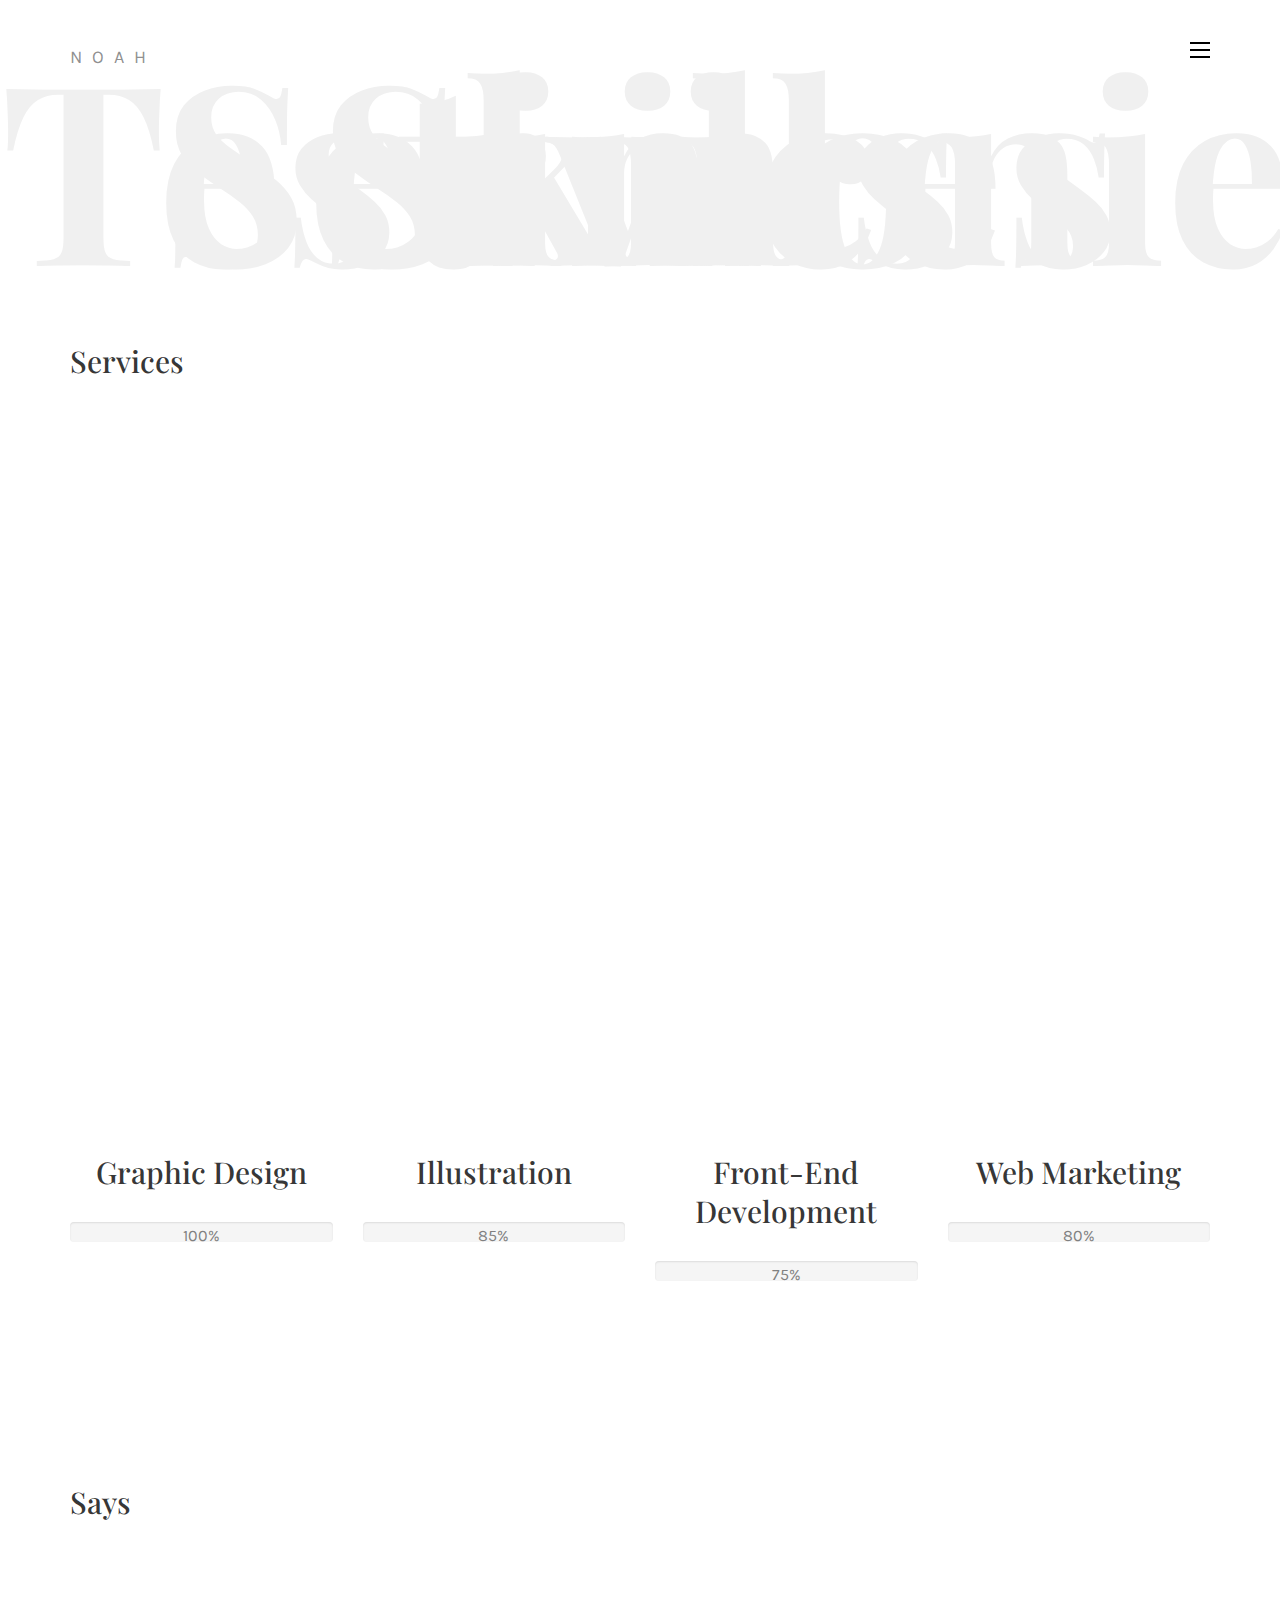
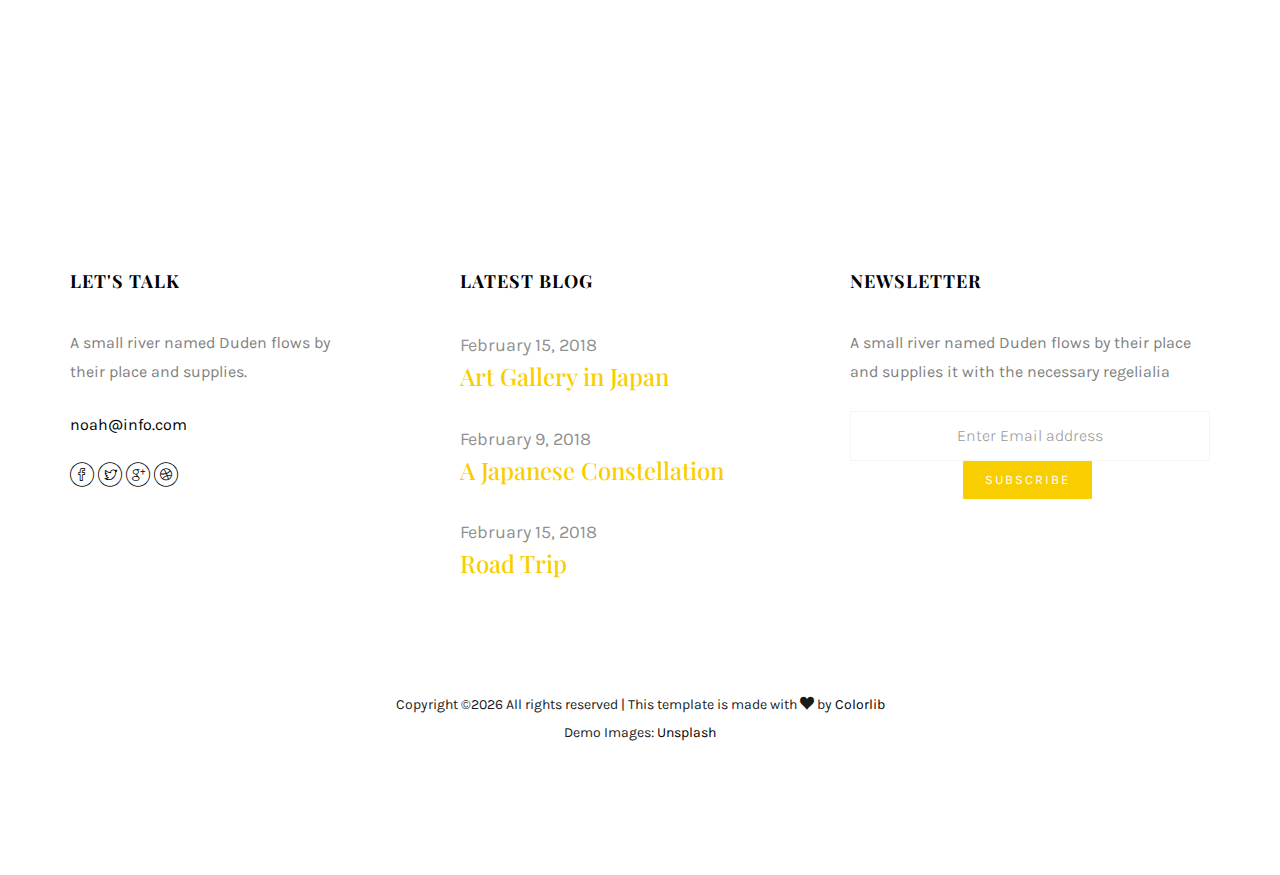
<file: services.html>
<!DOCTYPE HTML>
<html>
	<head>
	<meta charset="utf-8">
	<meta http-equiv="X-UA-Compatible" content="IE=edge">
	<title>Noah Template</title>
	<meta name="viewport" content="width=device-width, initial-scale=1">
	<meta name="description" content="" />
	<meta name="keywords" content="" />
	<meta name="author" content="" />

  <!-- Facebook and Twitter integration -->
	<meta property="og:title" content=""/>
	<meta property="og:image" content=""/>
	<meta property="og:url" content=""/>
	<meta property="og:site_name" content=""/>
	<meta property="og:description" content=""/>
	<meta name="twitter:title" content="" />
	<meta name="twitter:image" content="" />
	<meta name="twitter:url" content="" />
	<meta name="twitter:card" content="" />

	<!-- Place favicon.ico and apple-touch-icon.png in the root directory -->
	<link rel="shortcut icon" href="favicon.ico">

	<link href="https://fonts.googleapis.com/css?family=Karla:400,700" rel="stylesheet">
	<link href="https://fonts.googleapis.com/css?family=Playfair+Display:400,400i,700" rel="stylesheet">
	
	<!-- Animate.css -->
	<link rel="stylesheet" href="css/animate.css">
	<!-- Icomoon Icon Fonts-->
	<link rel="stylesheet" href="css/icomoon.css">
	<!-- Bootstrap  -->
	<link rel="stylesheet" href="css/bootstrap.css">
	<!-- Owl Carousel -->
	<link rel="stylesheet" href="css/owl.carousel.min.css">
	<link rel="stylesheet" href="css/owl.theme.default.min.css">
	<!-- Magnific Popup -->
	<link rel="stylesheet" href="css/magnific-popup.css">

	<link rel="stylesheet" href="css/style.css">


	<!-- Modernizr JS -->
	<script src="js/modernizr-2.6.2.min.js"></script>
	<!-- FOR IE9 below -->
	<!--[if lt IE 9]>
	<script src="js/respond.min.js"></script>
	<![endif]-->

	</head>
	<body>

	<nav id="colorlib-main-nav" role="navigation">
		<a href="#" class="js-colorlib-nav-toggle colorlib-nav-toggle active"><i></i></a>
		<div class="js-fullheight colorlib-table">
			<div class="colorlib-table-cell js-fullheight">
				<div class="row">
					<div class="col-md-12">
						<div class="form-group">
							<input type="text" class="form-control" id="search" placeholder="Enter any key to search...">
							<button type="submit" class="btn btn-primary"><i class="icon-search3"></i></button>
						</div>
					</div>
				</div>
				<div class="row">
					<div class="col-md-12">
						<ul>
							<li><a href="index.html">Home</a></li>
							<li class="active"><a href="services.html">Services</a></li>
							<li><a href="work.html">Work</a></li>
							<li><a href="blog.html">Blog</a></li>
							<li><a href="about.html">About</a></li>
							<li><a href="contact.html">Contact</a></li>
						</ul>
					</div>
				</div>
				<div class="row">
					<div class="col-md-12">
						<h2 class="head-title">Works</h2>
						<a href="images/work-1.jpg" class="gallery image-popup-link text-center" style="background-image: url(images/work-1.jpg);">
							<span><i class="icon-search3"></i></span>
						</a>
						<a href="images/work-2.jpg" class="gallery image-popup-link text-center" style="background-image: url(images/work-2.jpg);">
							<span><i class="icon-search3"></i></span>
						</a>
						<a href="images/work-3.jpg" class="gallery image-popup-link text-center" style="background-image: url(images/work-3.jpg);">
							<span><i class="icon-search3"></i></span>
						</a>
						<a href="images/work-4.jpg" class="gallery image-popup-link text-center" style="background-image: url(images/work-4.jpg);">
							<span><i class="icon-search3"></i></span>
						</a>
					</div>
				</div>
			</div>
		</div>
	</nav>
	
	<div id="colorlib-page">
		<header>
			<div class="container">
				<div class="row">
					<div class="col-md-12">
						<div class="colorlib-navbar-brand">
							<a class="colorlib-logo" href="index.html"><span>No</span><span>ah</span></a>
						</div>
						<a href="#" class="js-colorlib-nav-toggle colorlib-nav-toggle"><i></i></a>
					</div>
				</div>
			</div>
		</header>
		<div id="colorlib-services">
			<div class="container">
				<div class="row text-center">
					<h2 class="bold">Services</h2>
				</div>
				<div class="row">
					<div class="col-md-12">
						<div class="services-flex">
							<div class="one-third">
								<div class="row">
									<div class="col-md-12 col-md-offset-0 animate-box intro-heading">
										<span>My Services</span>
										<h2>Here Are Some of My Skills</h2>
									</div>
								</div>
								<div class="row">
									<div class="col-md-12">
										<div class="rotate">
											<h2 class="heading">Services</h2>
										</div>
									</div>
									<div class="col-md-6">
										<div class="services animate-box">
											<h3>1 - Graphic Design</h3>
											<ul>
												<li>UI Design</li>
												<li>Website &amp; Digital Design</li>
												<li>Brading &amp; Visual Identity</li>
												<li>Print Design</li>
											</ul>
										</div>
										<div class="services animate-box">
											<h3>3 - Front End Development</h3>
											<ul>
												<li>HTML / CSS</li>
												<li>JS &amp; Jquery Startup</li>
												<li>WordPress</li>
												<li>Jomla</li>
											</ul>
										</div>
									</div>
									<div class="col-md-6">
										<div class="services animate-box">
											<h3>2 - Illustration</h3>
											<ul>
												<li>Editorial</li>
												<li>Narrative</li>
												<li>Motion Graphics</li>
												<li>Animation</li>
												<li>Visual Effects</li>
											</ul>
										</div>
										<div class="services animate-box">
											<h3>4 - Web Marketing</h3>
											<ul>
												<li>Sales Marketing</li>
												<li>Invoice</li>
												<li>eCommerce</li>
											</ul>
										</div>
									</div>
								</div>
							</div>
							<div class="one-forth services-img" style="background-image: url(images/services-img.jpg);">
							</div>
						</div>
					</div>
				</div>
			</div>
		</div>

		<div id="colorlib-progress">
			<div class="container">
				<div class="row text-center">
					<h2 class="bold">Skills</h2>
				</div>
				<div class="row">
					<div class="col-md-12 col-md-offset-0 text-center animate-box intro-heading">
						<span>Skills</span>
						<h2>My Skills</h2>
					</div>
				</div>
				<div class="row">
			      <div class="col-md-3 col-sm-6 text-center">
			      	<h2 class="progress-head">Graphic Design</h2>
		            <div class="progress blue">
		                <span class="progress-left">
		                    <span class="progress-bar"></span>
		                </span>
		                <span class="progress-right">
		                    <span class="progress-bar"></span>
		                </span>
		                <div class="progress-value">100%</div>
		            </div>
		         </div>
			 
		         <div class="col-md-3 col-sm-6 text-center">
		         	<h2 class="progress-head">Illustration</h2>
		            <div class="progress yellow">
		                <span class="progress-left">
		                    <span class="progress-bar"></span>
		                </span>
		                <span class="progress-right">
		                    <span class="progress-bar"></span>
		                </span>
		                <div class="progress-value">85%</div>
		            </div>
		         </div>

		         <div class="col-md-3 col-sm-6 text-center">
		         	<h2 class="progress-head">Front-End Development</h2>
		            <div class="progress pink">
		                <span class="progress-left">
		                    <span class="progress-bar"></span>
		                </span>
		                <span class="progress-right">
		                    <span class="progress-bar"></span>
		                </span>
		                <div class="progress-value">75%</div>
		            </div>
		         </div>

		         <div class="col-md-3 col-sm-6 text-center">
		         	<h2 class="progress-head">Web Marketing</h2>
		            <div class="progress green">
		                <span class="progress-left">
		                    <span class="progress-bar"></span>
		                </span>
		                <span class="progress-right">
		                    <span class="progress-bar"></span>
		                </span>
		                <div class="progress-value">80%</div>
		            </div>
		         </div>
			   </div>
			</div>
		</div>

		<div id="colorlib-testimony">
			<div class="container">
				<div class="row text-center">
					<h2 class="bold">Testimonies</h2>
				</div>
				<div class="row">
					<div class="col-md-12 col-md-offset-0 text-center animate-box intro-heading">
						<span>Testimonies</span>
						<h2>Clients Says</h2>
					</div>
				</div>
				<div class="row">
					<div class="col-md-12">
						<div class="rotate">
							<h2 class="heading">Says</h2>
						</div>
					</div>
				</div>
				<div class="row animate-box">
					<div class="owl-carousel">
						<div class="item">
							<div class="col-md-12 text-center">
								<div class="testimony">
									<blockquote>
										<p>"A small river named Duden flows by their place and supplies it with the necessary regelialia.</p>
										<span>" &mdash; George Brooks</span>
									</blockquote>
								</div>
							</div>
						</div>
						<div class="item">
							<div class="col-md-12 text-center">
								<div class="testimony">
									<blockquote>
										<p>"Even the all-powerful Pointing has no control about the blind texts it is an almost unorthographic life One day however a small line of blind text by the name of Lorem Ipsum decided to leave for the far World of Grammar.</p>
										<span>" &mdash; Daniel Foster</span>
									</blockquote>
								</div>
							</div>
						</div>
						<div class="item">
							<div class="col-md-12 text-center">
								<div class="testimony">
									<blockquote>
										<p>"When she reached the first hills of the Italic Mountains, she had a last view back on the skyline of her hometown Bookmarksgrove</p>
										<span>" &mdash; Liam Jenkins</span>
									</blockquote>
								</div>
							</div>
						</div>
					</div>
				</div>
			</div>
		</div>

		<footer>
			<div id="footer">
				<div class="container">
					<div class="row">
						<div class="col-md-4 col-pb-sm">
							<div class="row">
								<div class="col-md-10">
									<h2>Let's Talk</h2>
									<p>A small river named Duden flows by their place and supplies.</p>
									<p><a href="#">noah@info.com</a></p>
									<p class="colorlib-social-icons">
										<a href="#"><i class="icon-facebook4"></i></a>
										<a href="#"><i class="icon-twitter3"></i></a>
										<a href="#"><i class="icon-googleplus"></i></a>
										<a href="#"><i class="icon-dribbble2"></i></a>
									</p>
								</div>
							</div>
						</div>
						<div class="col-md-4 col-pb-sm">
							<h2>Latest Blog</h2>
							<div class="f-entry">
								<a href="#" class="featured-img" style="background-image: url(images/img-1.jpg);"></a>
								<div class="desc">
									<span>February 15, 2018</span>
									<h3><a href="#">Art Gallery in Japan</a></h3>
								</div>
							</div>
							<div class="f-entry">
								<a href="#" class="featured-img" style="background-image: url(images/img-2.jpg);"></a>
								<div class="desc">
									<span>February 9, 2018</span>
									<h3><a href="#">A Japanese Constellation</a></h3>
								</div>
							</div>
							<div class="f-entry">
								<a href="#" class="featured-img" style="background-image: url(images/img-3.jpg);"></a>
								<div class="desc">
									<span>February 15, 2018</span>
									<h3><a href="#">Road Trip</a></h3>
								</div>
							</div>
						</div>
						<div class="col-md-4 col-pb-sm">
							<h2>Newsletter</h2>
							<p>A small river named Duden flows by their place and supplies it with the necessary regelialia</p>
							<div class="subscribe text-center">
								<div class="form-group">
									<input type="text" class="form-control text-center" placeholder="Enter Email address">
									<input type="submit" value="Subscribe" class="btn btn-primary btn-custom">
								</div>
							</div>
						</div>
					</div>
					<div class="row">
						<div class="col-md-12 text-center">
							<p>
								<span class="block"><!-- Link back to Colorlib can't be removed. Template is licensed under CC BY 3.0. -->
Copyright &copy;<script>document.write(new Date().getFullYear());</script> All rights reserved | This template is made with <i class="icon-heart" aria-hidden="true"></i> by <a href="https://colorlib.com" target="_blank">Colorlib</a>
<!-- Link back to Colorlib can't be removed. Template is licensed under CC BY 3.0. --><br></span> 
								<span class="block">Demo Images: <a href="http://unsplash.co/" target="_blank">Unsplash</a></span>
							</p>
						</div>
					</div>
				</div>
			</div>
		</footer>
	
	</div>

	<!-- jQuery -->
	<script src="js/jquery.min.js"></script>
	<!-- jQuery Easing -->
	<script src="js/jquery.easing.1.3.js"></script>
	<!-- Bootstrap -->
	<script src="js/bootstrap.min.js"></script>
	<!-- Waypoints -->
	<script src="js/jquery.waypoints.min.js"></script>
	<!-- Owl Carousel -->
	<script src="js/owl.carousel.min.js"></script>
	<!-- Magnific Popup -->
	<script src="js/jquery.magnific-popup.min.js"></script>
	<script src="js/magnific-popup-options.js"></script>

	<!-- Main JS (Do not remove) -->
	<script src="js/main.js"></script>

	</body>
</html>
</file>
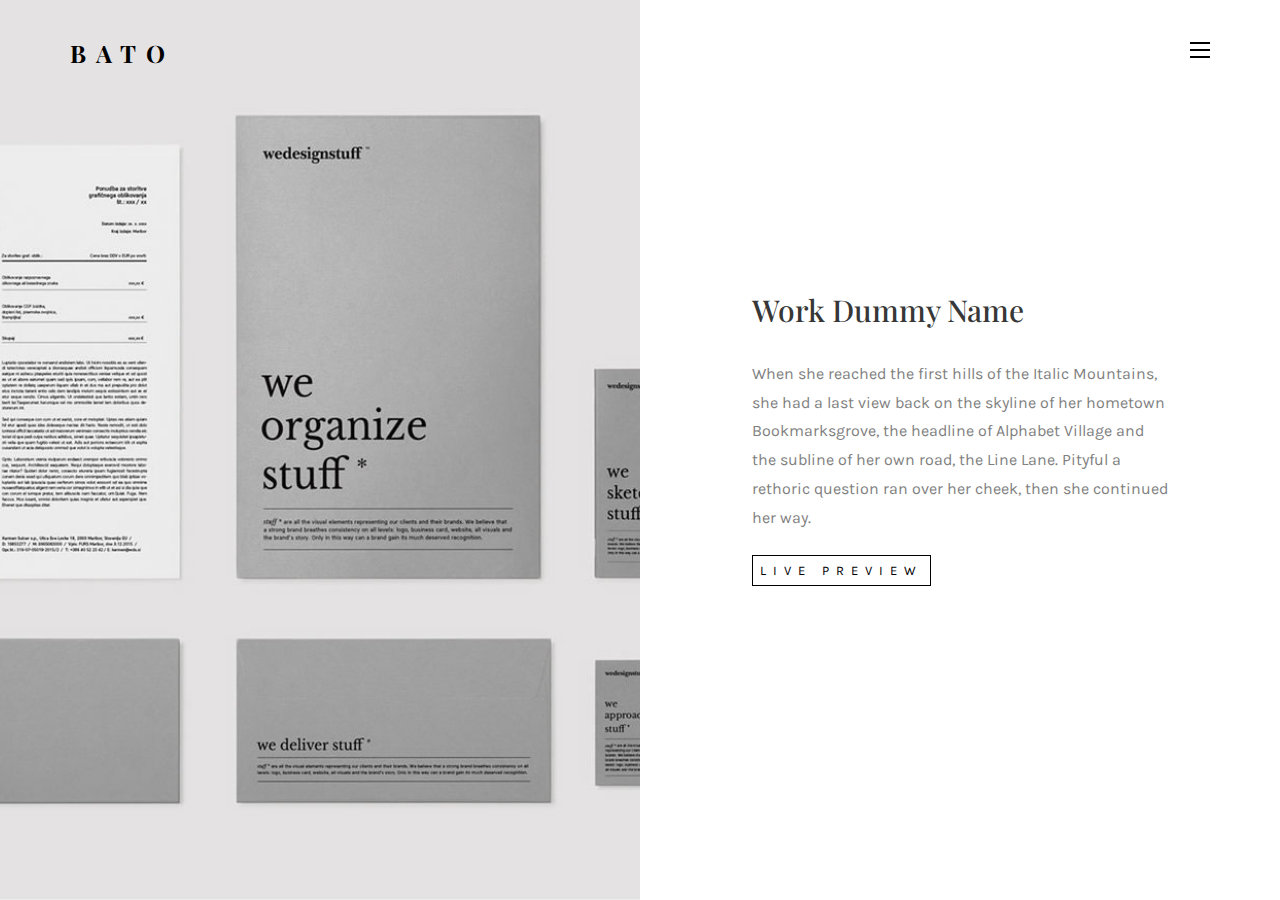
<file: work-single.html>
<!DOCTYPE HTML>
<html>
	<head>
	<meta charset="utf-8">
	<meta http-equiv="X-UA-Compatible" content="IE=edge">
	<title>Bato Template</title>
	<meta name="viewport" content="width=device-width, initial-scale=1">
	<meta name="description" content="" />
	<meta name="keywords" content="" />
	<meta name="author" content="" />

  <!-- Facebook and Twitter integration -->
	<meta property="og:title" content=""/>
	<meta property="og:image" content=""/>
	<meta property="og:url" content=""/>
	<meta property="og:site_name" content=""/>
	<meta property="og:description" content=""/>
	<meta name="twitter:title" content="" />
	<meta name="twitter:image" content="" />
	<meta name="twitter:url" content="" />
	<meta name="twitter:card" content="" />

	<!-- Place favicon.ico and apple-touch-icon.png in the root directory -->
	<link rel="shortcut icon" href="favicon.ico">

	<link href="https://fonts.googleapis.com/css?family=Karla:400,700" rel="stylesheet">
	<link href="https://fonts.googleapis.com/css?family=Playfair+Display:400,400i,700" rel="stylesheet">
	
	<!-- Animate.css -->
	<link rel="stylesheet" href="css/animate.css">
	<!-- Icomoon Icon Fonts-->
	<link rel="stylesheet" href="css/icomoon.css">
	<!-- Bootstrap  -->
	<link rel="stylesheet" href="css/bootstrap.css">
	<!-- Owl Carousel -->
	<link rel="stylesheet" href="css/owl.carousel.min.css">
	<link rel="stylesheet" href="css/owl.theme.default.min.css">
	<!-- Magnific Popup -->
	<link rel="stylesheet" href="css/magnific-popup.css">

	<link rel="stylesheet" href="css/style.css">


	<!-- Modernizr JS -->
	<script src="js/modernizr-2.6.2.min.js"></script>
	<!-- FOR IE9 below -->
	<!--[if lt IE 9]>
	<script src="js/respond.min.js"></script>
	<![endif]-->

	</head>
	<body>

	<nav id="colorlib-main-nav" role="navigation">
		<a href="#" class="js-colorlib-nav-toggle colorlib-nav-toggle active"><i></i></a>
		<div class="js-fullheight colorlib-table">
			<div class="colorlib-table-cell js-fullheight">
				<div class="row">
					<div class="col-md-12">
						<div class="form-group">
							<input type="text" class="form-control" id="search" placeholder="Enter any key to search...">
							<button type="submit" class="btn btn-primary"><i class="icon-search3"></i></button>
						</div>
					</div>
				</div>
				<div class="row">
					<div class="col-md-12">
						<ul>
							<li><a href="index.html">Home</a></li>
							<li class="active"><a href="work.html">Work</a></li>
							<li><a href="blog.html">Blog</a></li>
							<li><a href="about.html">About</a></li>
							<li><a href="contact.html">Contact</a></li>
						</ul>
					</div>
				</div>
				<div class="row">
					<div class="col-md-12">
						<h2 class="head-title">Gallery</h2>
						<a href="images/work-1.jpg" class="gallery image-popup-link text-center" style="background-image: url(images/work-1.jpg);">
							<span><i class="icon-search3"></i></span>
						</a>
						<a href="images/work-2.jpg" class="gallery image-popup-link text-center" style="background-image: url(images/work-2.jpg);">
							<span><i class="icon-search3"></i></span>
						</a>
						<a href="images/work-3.jpg" class="gallery image-popup-link text-center" style="background-image: url(images/work-3.jpg);">
							<span><i class="icon-search3"></i></span>
						</a>
						<a href="images/work-4.jpg" class="gallery image-popup-link text-center" style="background-image: url(images/work-4.jpg);">
							<span><i class="icon-search3"></i></span>
						</a>
					</div>
				</div>
			</div>
		</div>
	</nav>
	
	<div id="colorlib-page">
		<header>
			<div class="container">
				<div class="row">
					<div class="col-md-12">
						<div class="colorlib-navbar-brand">
							<a class="colorlib-logo" href="index.html">Bato</a>
						</div>
						<a href="#" class="js-colorlib-nav-toggle colorlib-nav-toggle"><i></i></a>
					</div>
				</div>
			</div>
		</header>
		
		<div class="work-single-flex js-fullheight">
			<div class="col-half js-full-height work-img" style="background-image: url(images/work-3.jpg);"></div>
			<div class="col-half js-fullheight">
				<div class="display-t js-fullheight">
					<div class="display-tc js-fullheight">
						<div class="work-desc">
							<h2>Work Dummy Name</h2>
							<p>When she reached the first hills of the Italic Mountains, she had a last view back on the skyline of her hometown Bookmarksgrove, the headline of Alphabet Village and the subline of her own road, the Line Lane. Pityful a rethoric question ran over her cheek, then she continued her way.</p>
							<p><a href="#" class="btn-preview">Live Preview</a></p>
						</div>
					</div>
				</div>
			</div>
		</div>
	
	</div>

	<!-- jQuery -->
	<script src="js/jquery.min.js"></script>
	<!-- jQuery Easing -->
	<script src="js/jquery.easing.1.3.js"></script>
	<!-- Bootstrap -->
	<script src="js/bootstrap.min.js"></script>
	<!-- Waypoints -->
	<script src="js/jquery.waypoints.min.js"></script>
	<!-- Owl Carousel -->
	<script src="js/owl.carousel.min.js"></script>
	<!-- Magnific Popup -->
	<script src="js/jquery.magnific-popup.min.js"></script>
	<script src="js/magnific-popup-options.js"></script>

	<!-- Main JS (Do not remove) -->
	<script src="js/main.js"></script>

	</body>
</html>
</file>
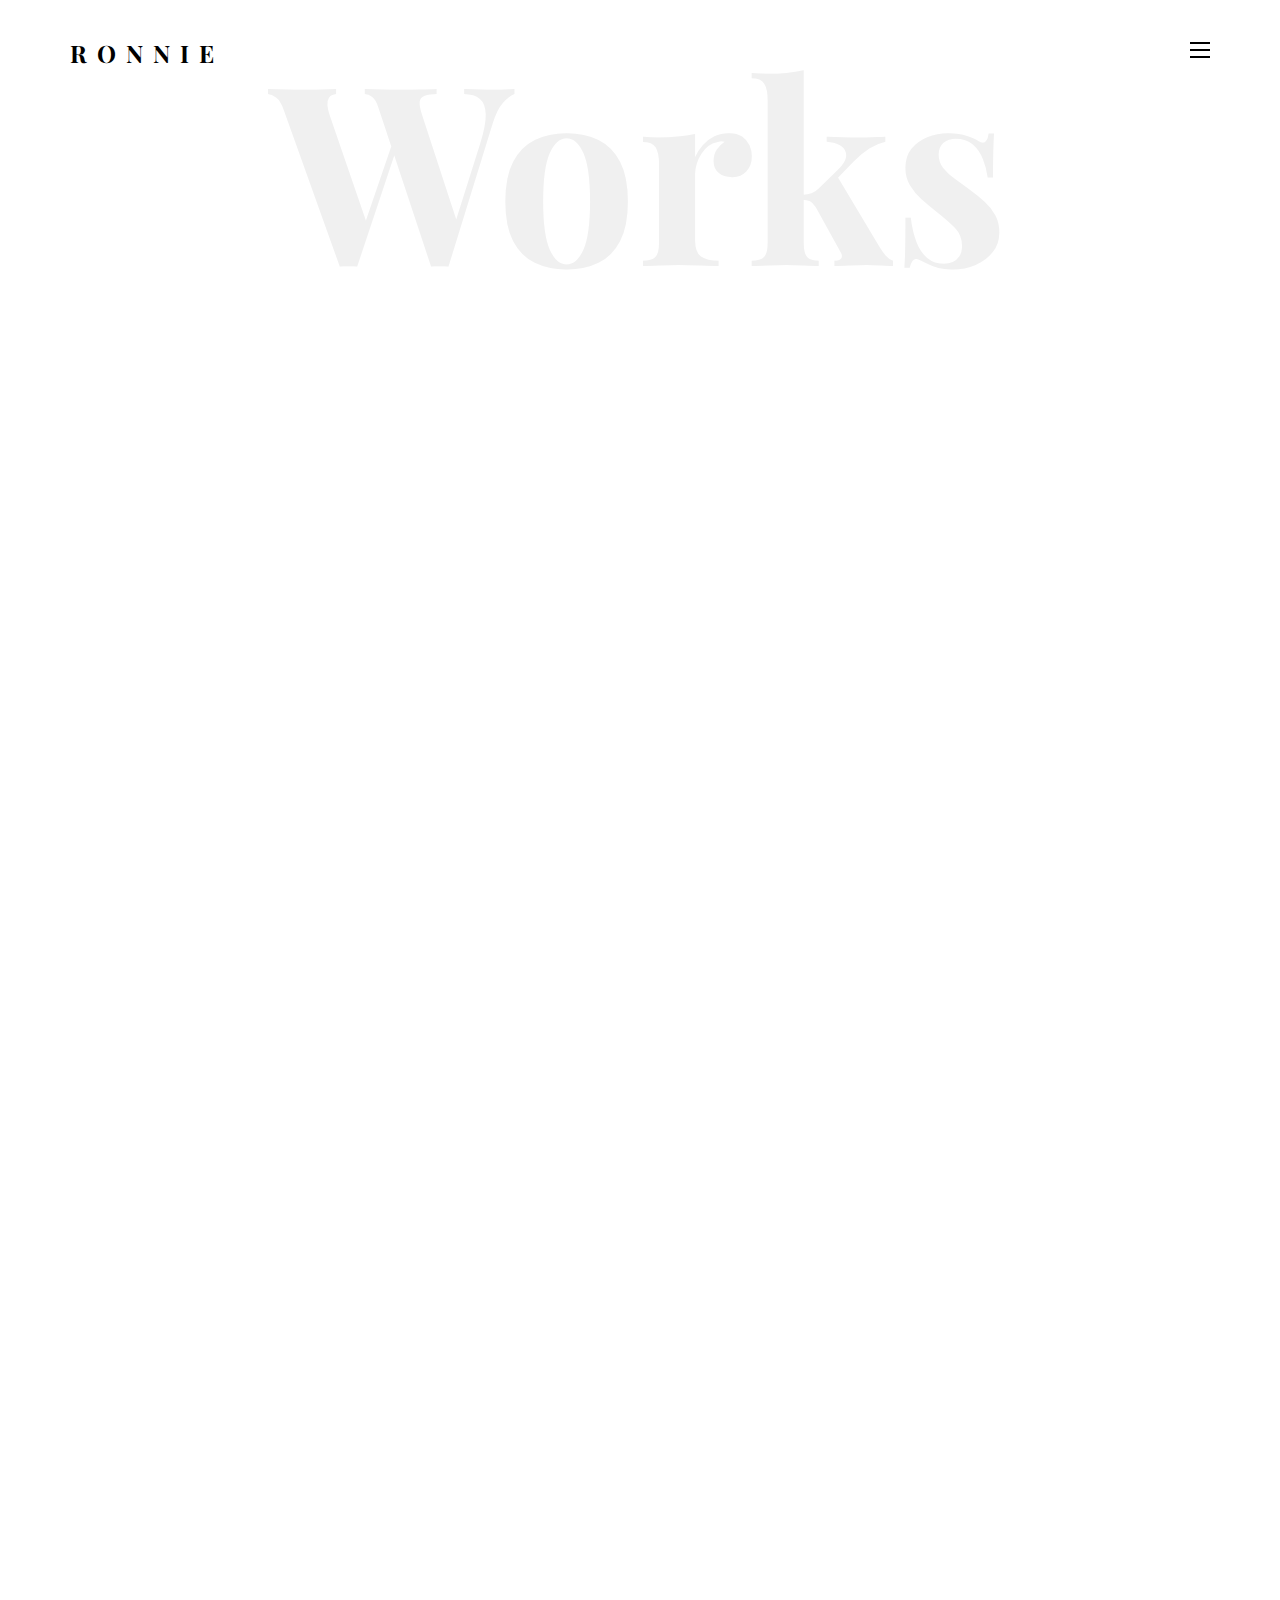
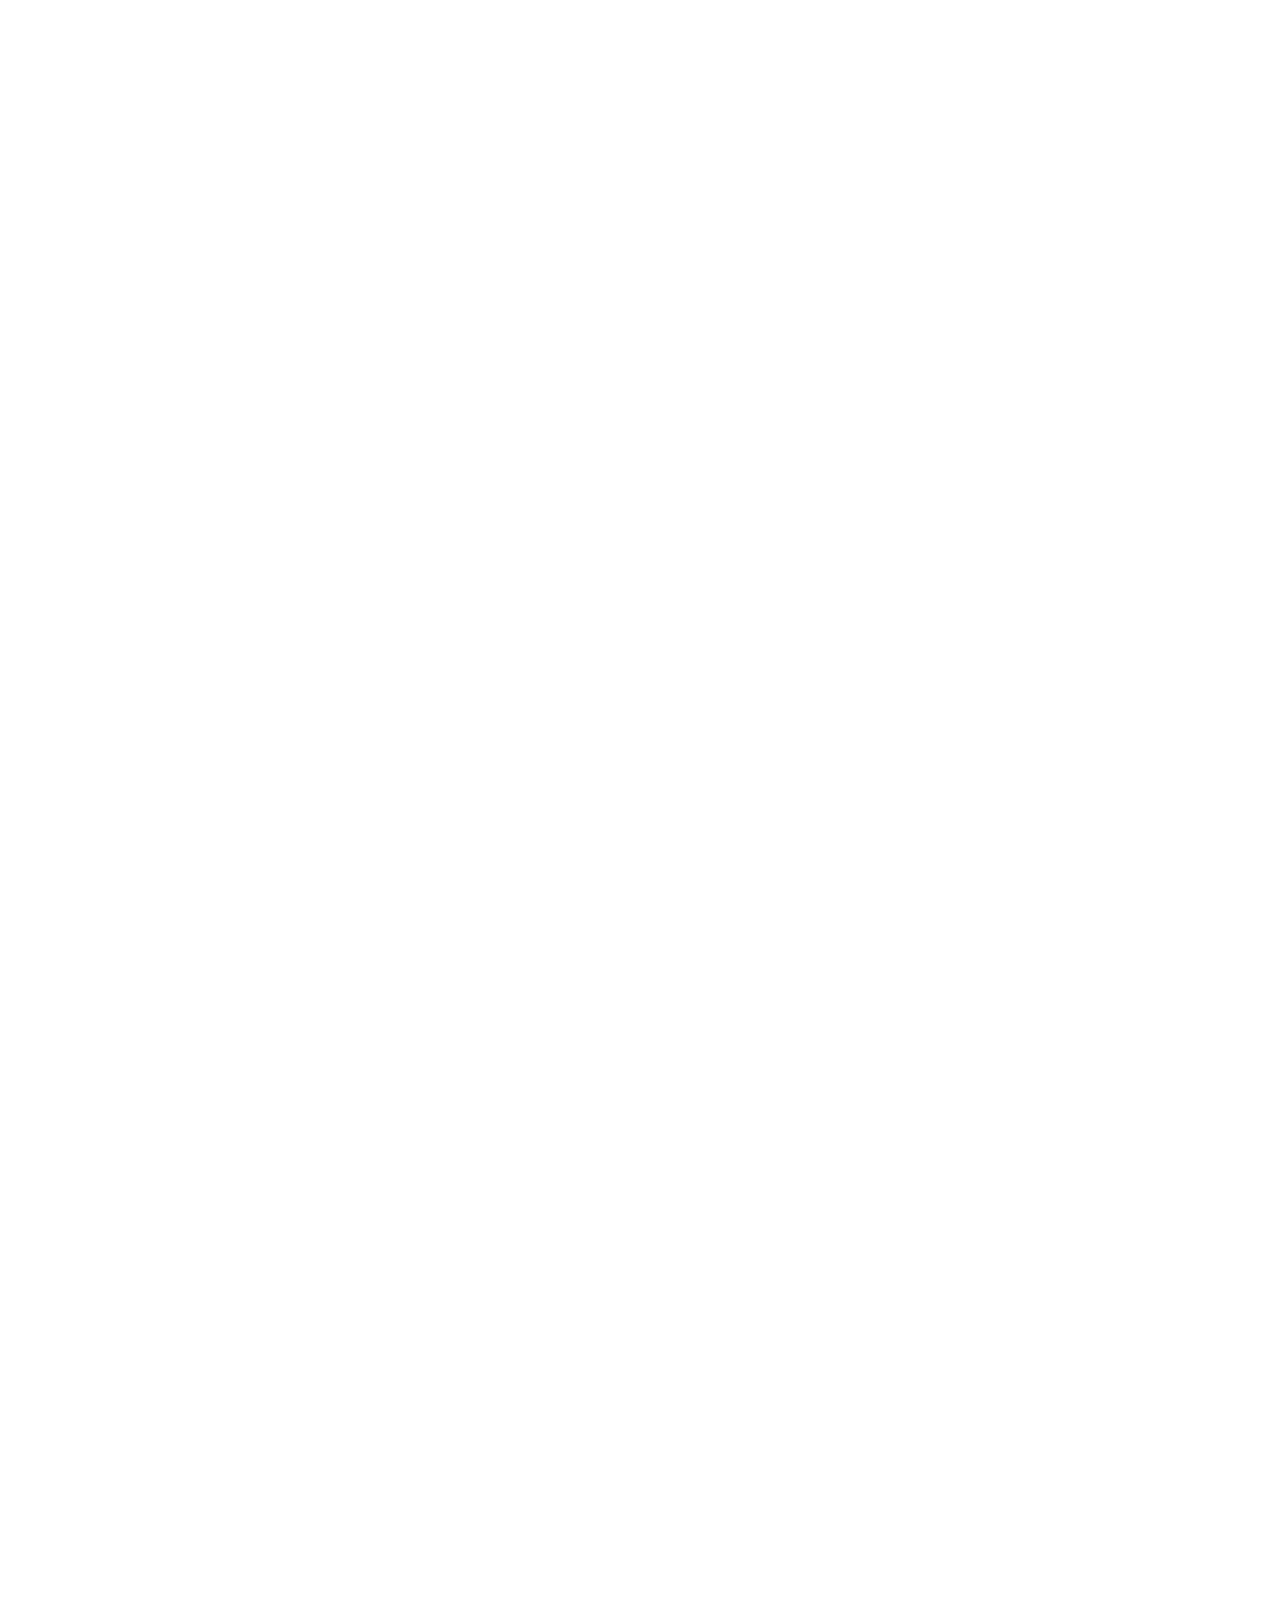
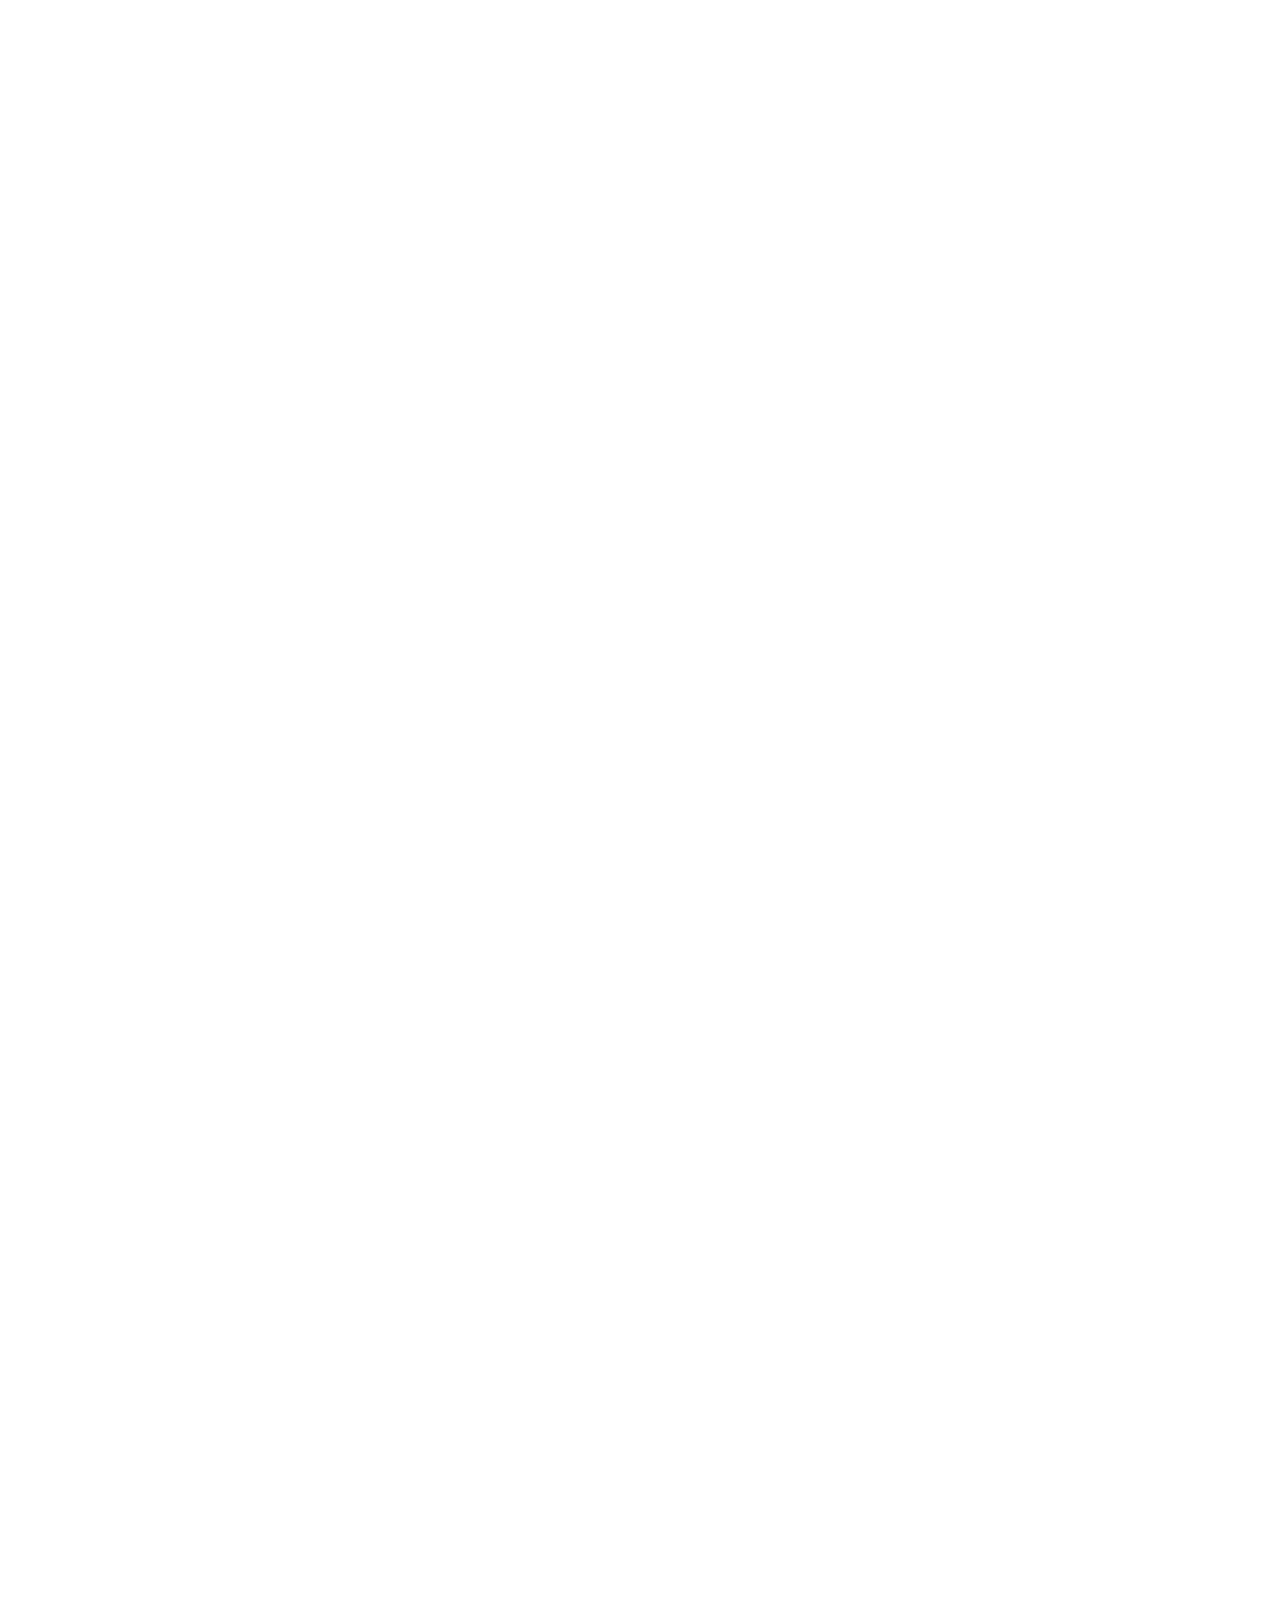
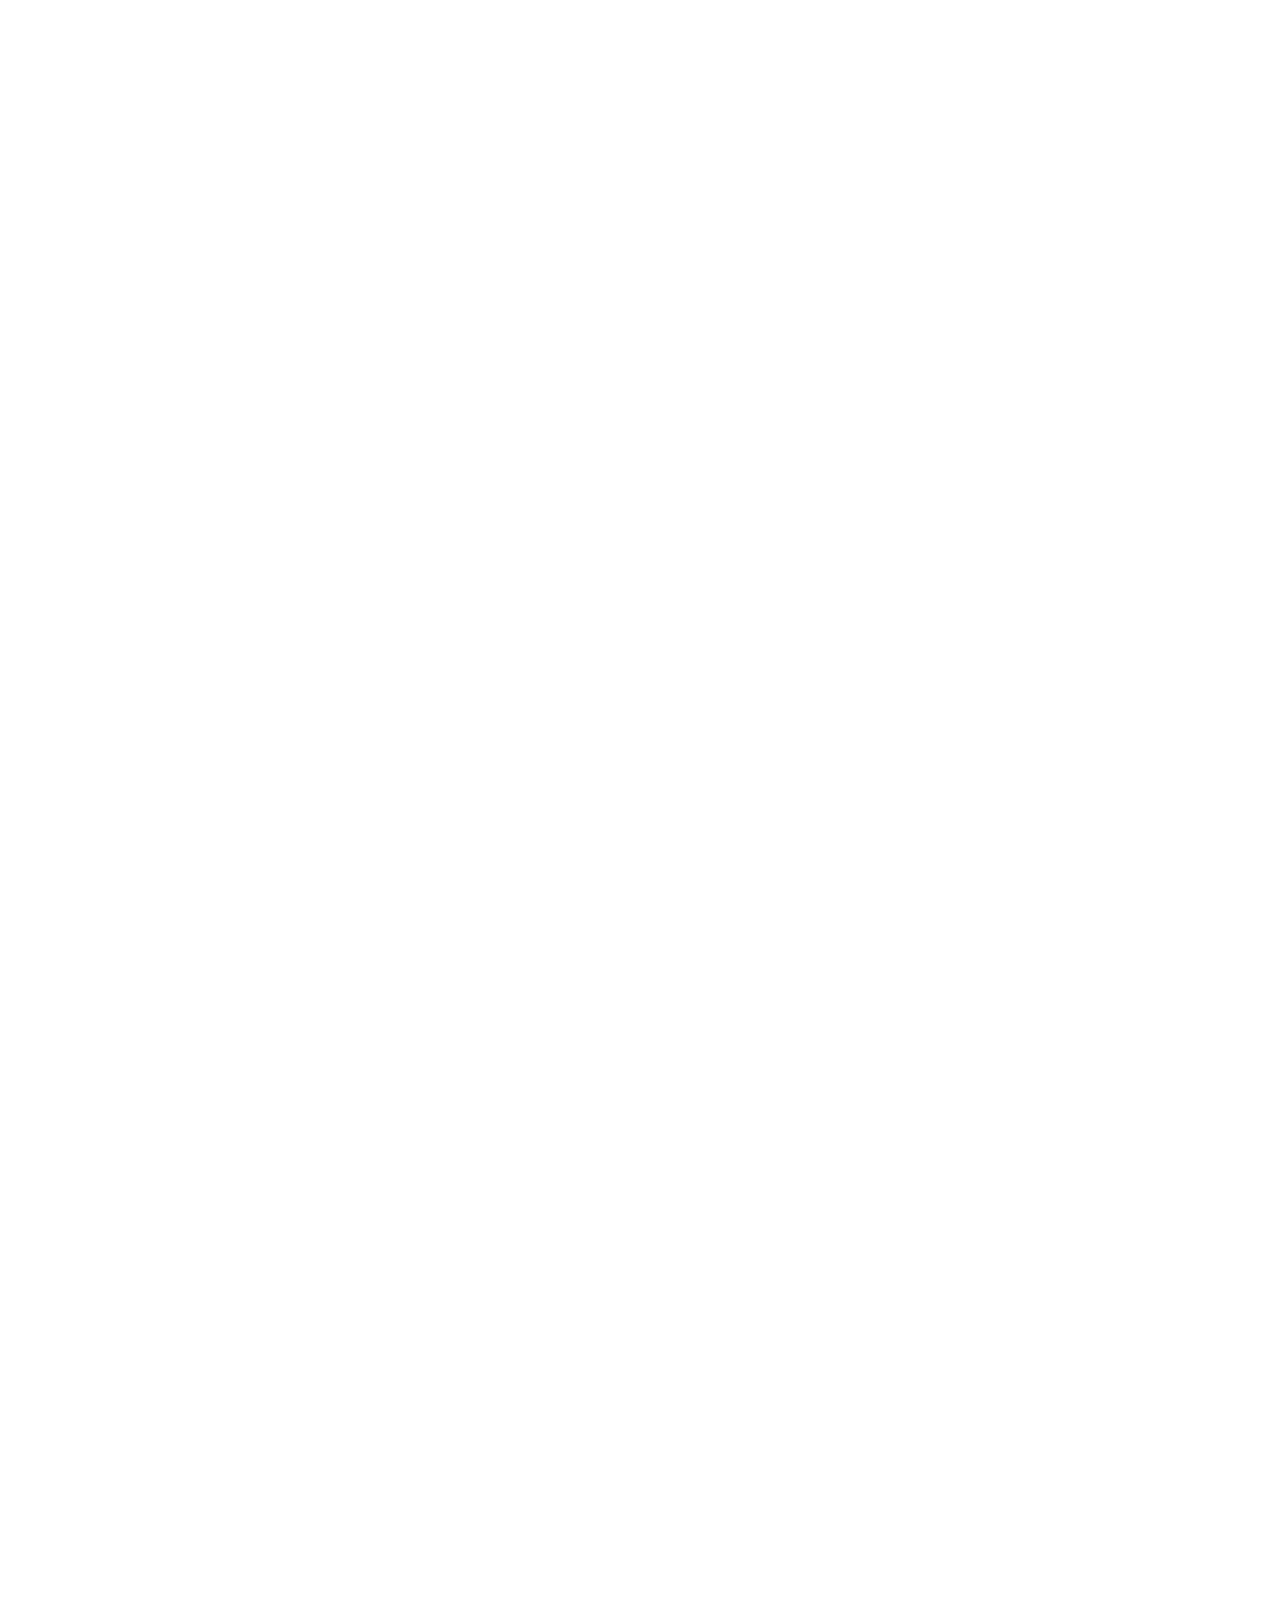
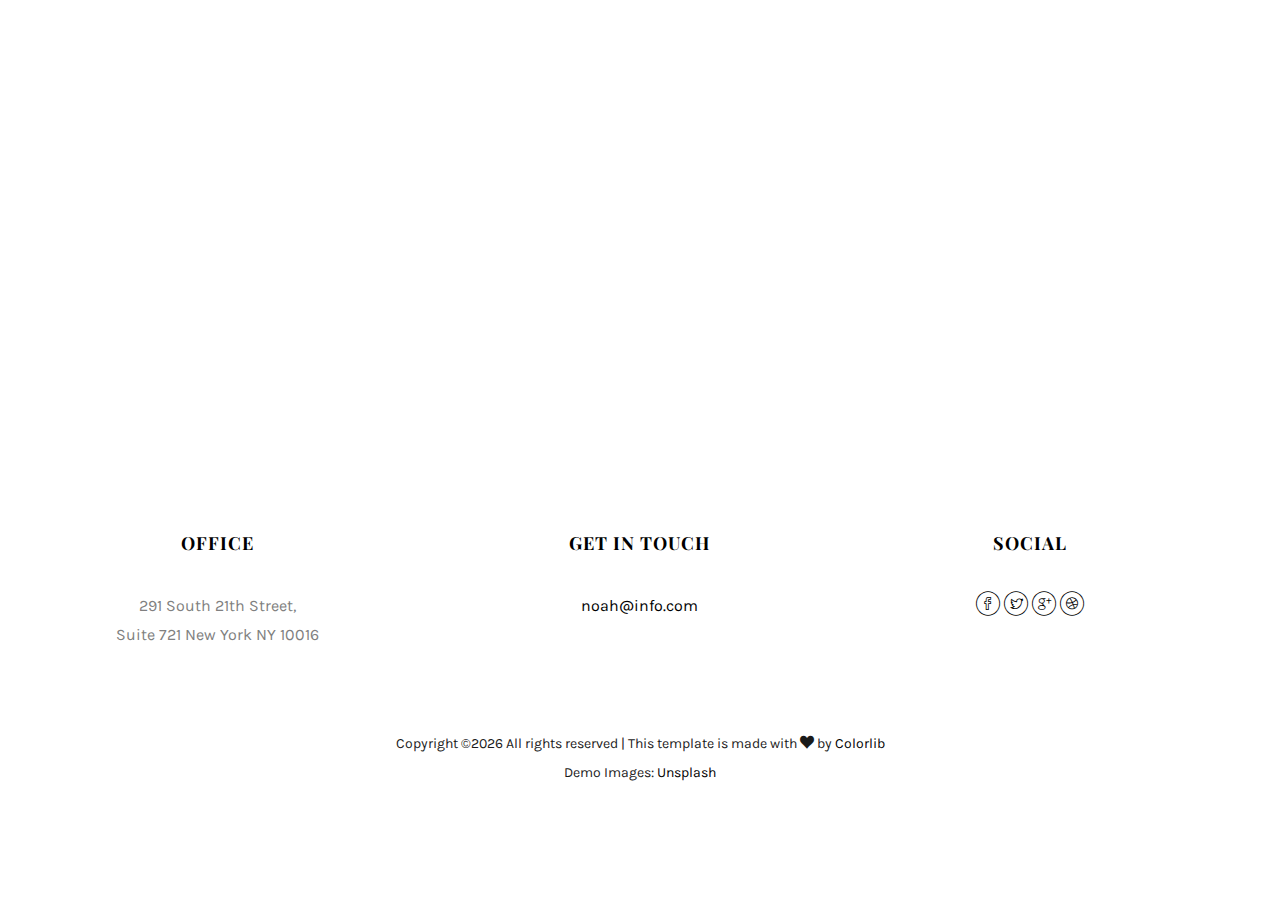
<file: work.html>
<!DOCTYPE HTML>
<html>
	<head>
	<meta charset="utf-8">
	<meta http-equiv="X-UA-Compatible" content="IE=edge">
	<title>Bato Template</title>
	<meta name="viewport" content="width=device-width, initial-scale=1">
	<meta name="description" content="" />
	<meta name="keywords" content="" />
	<meta name="author" content="" />

  <!-- Facebook and Twitter integration -->
	<meta property="og:title" content=""/>
	<meta property="og:image" content=""/>
	<meta property="og:url" content=""/>
	<meta property="og:site_name" content=""/>
	<meta property="og:description" content=""/>
	<meta name="twitter:title" content="" />
	<meta name="twitter:image" content="" />
	<meta name="twitter:url" content="" />
	<meta name="twitter:card" content="" />

	<!-- Place favicon.ico and apple-touch-icon.png in the root directory -->
	<link rel="shortcut icon" href="favicon.ico">

	<link href="https://fonts.googleapis.com/css?family=Karla:400,700" rel="stylesheet">
	<link href="https://fonts.googleapis.com/css?family=Playfair+Display:400,400i,700" rel="stylesheet">

	<!-- Animate.css -->
	<link rel="stylesheet" href="css/animate.css">
	<!-- Icomoon Icon Fonts-->
	<link rel="stylesheet" href="css/icomoon.css">
	<!-- Bootstrap  -->
	<link rel="stylesheet" href="css/bootstrap.css">
	<!-- Owl Carousel -->
	<link rel="stylesheet" href="css/owl.carousel.min.css">
	<link rel="stylesheet" href="css/owl.theme.default.min.css">
	<!-- Magnific Popup -->
	<link rel="stylesheet" href="css/magnific-popup.css">

	<link rel="stylesheet" href="css/style.css">


	<!-- Modernizr JS -->
	<script src="js/modernizr-2.6.2.min.js"></script>
	<!-- FOR IE9 below -->
	<!--[if lt IE 9]>
	<script src="js/respond.min.js"></script>
	<![endif]-->

	</head>
	<body>

	<nav id="colorlib-main-nav" role="navigation">
		<a href="#" class="js-colorlib-nav-toggle colorlib-nav-toggle active"><i></i></a>
		<div class="js-fullheight colorlib-table">
			<div class="colorlib-table-cell js-fullheight">
				<div class="row">
					<div class="col-md-12">
						<div class="form-group">
							<input type="text" class="form-control" id="search" placeholder="Enter any key to search...">
							<button type="submit" class="btn btn-primary"><i class="icon-search3"></i></button>
						</div>
					</div>
				</div>
				<div class="row">
					<div class="col-md-12">
						<ul>
							<li><a href="index.html">Home</a></li>
							<li class="active"><a href="work.html">Work</a></li>
							<li><a href="blog.html">Blog</a></li>
							<li><a href="about.html">About</a></li>
							<li><a href="contact.html">Contact</a></li>
						</ul>
					</div>
				</div>
				<div class="row">
					<div class="col-md-12">
						<h2 class="head-title">Gallery</h2>
						<a href="images/work-1.jpg" class="gallery image-popup-link text-center" style="background-image: url(images/work-1.jpg);">
							<span><i class="icon-search3"></i></span>
						</a>
						<a href="images/work-2.jpg" class="gallery image-popup-link text-center" style="background-image: url(images/work-2.jpg);">
							<span><i class="icon-search3"></i></span>
						</a>
						<a href="images/work-3.jpg" class="gallery image-popup-link text-center" style="background-image: url(images/work-3.jpg);">
							<span><i class="icon-search3"></i></span>
						</a>
						<a href="images/work-4.jpg" class="gallery image-popup-link text-center" style="background-image: url(images/work-4.jpg);">
							<span><i class="icon-search3"></i></span>
						</a>
					</div>
				</div>
			</div>
		</div>
	</nav>

	<div id="colorlib-page">
		<header>
			<div class="container">
				<div class="row">
					<div class="col-md-12">
						<div class="colorlib-navbar-brand">
							<a class="colorlib-logo" href="index.html">Ronnie</a>
						</div>
						<a href="#" class="js-colorlib-nav-toggle colorlib-nav-toggle"><i></i></a>
					</div>
				</div>
			</div>
		</header>

		<div id="colorlib-work">
			<div class="container">
				<div class="row text-center">
					<h2 class="bold">Works</h2>
				</div>
				<div class="row">
					<div class="col-md-12">
						<div class="work-entry-flex animate-box js-fullheight">
							<div class="col-three-forth js-fullheight">
								<div class="row no-gutters">
									<div class="col-md-12 col-md-push-10 no-gutters">
										<div class="work-img js-fullheight" style="background-image: url(images/work-1.jpg);">
										</div>
									</div>
								</div>
							</div>
							<div class="col-one-forth js-fullheight">
								<div class="row no-gutters">
									<div class="col-md-12 col-md-pull-12 no-gutters">
										<div class="display-t js-fullheight">
											<div class="display-tc js-fullheight">
												<div class="text-inner text-inner-right">
													<h2><a href="work-single.html">Application and practice of creating durable images</a></h2>
													<p>A small river named Duden flows by their place and supplies it with the necessary regelialia. It is a paradisematic country, in which roasted parts of sentences fly into your mouth.</p>
													<p><a href="work-single.html" class="btn-view">View Photo</a></p>
												</div>
											</div>
										</div>
									</div>
								</div>
							</div>
						</div>
					</div>

					<div class="col-md-12">
						<div class="work-entry-flex animate-box js-fullheight">
							<div class="col-three-forth js-fullheight">
								<div class="row no-gutters">
									<div class="col-md-12 no-gutters">
										<div class="work-img js-fullheight" style="background-image: url(images/work-2.jpg);">
										</div>
									</div>
								</div>
							</div>
							<div class="col-one-forth js-fullheight">
								<div class="row no-gutters">
									<div class="col-md-12 no-gutters">
										<div class="display-t js-fullheight">
											<div class="display-tc js-fullheight">
												<div class="text-inner text-inner-left">
													<h2><a href="work-single.html">Application and practice of creating durable images</a></h2>
													<p>A small river named Duden flows by their place and supplies it with the necessary regelialia. It is a paradisematic country, in which roasted parts of sentences fly into your mouth.</p>
													<p><a href="work-single.html" class="btn-view">View Photo</a></p>
												</div>
											</div>
										</div>
									</div>
								</div>
							</div>
						</div>
					</div>

					<div class="col-md-12">
						<div class="work-entry-flex animate-box js-fullheight">
							<div class="col-three-forth js-fullheight">
								<div class="row no-gutters">
									<div class="col-md-12 col-md-push-10 no-gutters">
										<div class="work-img js-fullheight" style="background-image: url(images/work-3.jpg);">
										</div>
									</div>
								</div>
							</div>
							<div class="col-one-forth js-fullheight">
								<div class="row no-gutters">
									<div class="col-md-12 col-md-pull-12 no-gutters">
										<div class="display-t js-fullheight">
											<div class="display-tc js-fullheight">
												<div class="text-inner text-inner-right">
													<h2><a href="work-single.html">Application and practice of creating durable images</a></h2>
													<p>A small river named Duden flows by their place and supplies it with the necessary regelialia. It is a paradisematic country, in which roasted parts of sentences fly into your mouth.</p>
													<p><a href="work-single.html" class="btn-view">View Photo</a></p>
												</div>
											</div>
										</div>
									</div>
								</div>
							</div>
						</div>
					</div>

					<div class="col-md-12">
						<div class="work-entry-flex animate-box js-fullheight">
							<div class="col-three-forth js-fullheight">
								<div class="row no-gutters">
									<div class="col-md-12 no-gutters">
										<div class="work-img js-fullheight" style="background-image: url(images/work-4.jpg);">
										</div>
									</div>
								</div>
							</div>
							<div class="col-one-forth js-fullheight">
								<div class="row no-gutters">
									<div class="col-md-12 no-gutters">
										<div class="display-t js-fullheight">
											<div class="display-tc js-fullheight">
												<div class="text-inner text-inner-left">
													<h2><a href="work-single.html">Application and practice of creating durable images</a></h2>
													<p>A small river named Duden flows by their place and supplies it with the necessary regelialia. It is a paradisematic country, in which roasted parts of sentences fly into your mouth.</p>
													<p><a href="work-single.html" class="btn-view">View Photo</a></p>
												</div>
											</div>
										</div>
									</div>
								</div>
							</div>
						</div>
					</div>

					<div class="col-md-12">
						<div class="work-entry-flex animate-box js-fullheight">
							<div class="col-three-forth js-fullheight">
								<div class="row no-gutters">
									<div class="col-md-12 col-md-push-10 no-gutters">
										<div class="work-img js-fullheight" style="background-image: url(images/work-5.jpg);">
										</div>
									</div>
								</div>
							</div>
							<div class="col-one-forth js-fullheight">
								<div class="row no-gutters">
									<div class="col-md-12 col-md-pull-12 no-gutters">
										<div class="display-t js-fullheight">
											<div class="display-tc js-fullheight">
												<div class="text-inner text-inner-right">
													<h2><a href="work-single.html">Application and practice of creating durable images</a></h2>
													<p>A small river named Duden flows by their place and supplies it with the necessary regelialia. It is a paradisematic country, in which roasted parts of sentences fly into your mouth.</p>
													<p><a href="work-single.html" class="btn-view">View Photo</a></p>
												</div>
											</div>
										</div>
									</div>
								</div>
							</div>
						</div>
					</div>

					<div class="col-md-12">
						<div class="work-entry-flex animate-box js-fullheight">
							<div class="col-three-forth js-fullheight">
								<div class="row no-gutters">
									<div class="col-md-12 no-gutters">
										<div class="work-img js-fullheight" style="background-image: url(images/work-6.jpg);">
										</div>
									</div>
								</div>
							</div>
							<div class="col-one-forth js-fullheight">
								<div class="row no-gutters">
									<div class="col-md-12 no-gutters">
										<div class="display-t js-fullheight">
											<div class="display-tc js-fullheight">
												<div class="text-inner text-inner-left">
													<h2><a href="work-single.html">Application and practice of creating durable images</a></h2>
													<p>A small river named Duden flows by their place and supplies it with the necessary regelialia. It is a paradisematic country, in which roasted parts of sentences fly into your mouth.</p>
													<p><a href="work-single.html" class="btn-view">View Photo</a></p>
												</div>
											</div>
										</div>
									</div>
								</div>
							</div>
						</div>
					</div>
				</div>
			</div>
		</div>

		<div id="colorlib-subscribe">
			<div class="overlay"></div>
			<div class="container">
				<div class="row">
					<div class="col-md-8 col-md-offset-2 text-center colorlib-heading animate-box">
						<h2>Subscribe Newsletter</h2>
						<p>Subscribe our newsletter and get latest update</p>
					</div>
				</div>
				<div class="row animate-box">
					<div class="col-md-6 col-md-offset-3">
						<div class="row">
							<div class="col-md-12">
							<form class="form-inline qbstp-header-subscribe">
								<div class="col-three-forth">
									<div class="form-group">
										<input type="text" class="form-control" id="email" placeholder="Enter your email">
									</div>
								</div>
								<div class="col-one-third">
									<div class="form-group">
										<button type="submit" class="btn btn-primary">Subscribe Now</button>
									</div>
								</div>
							</form>
							</div>
						</div>
					</div>
				</div>
			</div>
		</div>

		<footer>
			<div id="footer">
				<div class="container">
					<div class="row">
						<div class="col-md-4 col-pb-sm text-center">
							<div class="row">
								<div class="col-md-10">
									<h2>Office</h2>
									<p>291 South 21th Street, <br> Suite 721 New York NY 10016</p>
								</div>
							</div>
						</div>
						<div class="col-md-4 col-pb-sm text-center">
							<h2>Get in Touch</h2>
							<p><a href="#">noah@info.com</a></p>
						</div>
						<div class="col-md-4 col-pb-sm text-center">
							<h2>Social</h2>
							<p class="colorlib-social-icons">
								<a href="#"><i class="icon-facebook4"></i></a>
								<a href="#"><i class="icon-twitter3"></i></a>
								<a href="#"><i class="icon-googleplus"></i></a>
								<a href="#"><i class="icon-dribbble2"></i></a>
							</p>
						</div>
					</div>
					<div class="row">
						<div class="col-md-12 text-center">
							<p>
								<span class="block"><!-- Link back to Colorlib can't be removed. Template is licensed under CC BY 3.0. -->
Copyright &copy;<script>document.write(new Date().getFullYear());</script> All rights reserved | This template is made with <i class="icon-heart" aria-hidden="true"></i> by <a href="https://colorlib.com" target="_blank">Colorlib</a>
<!-- Link back to Colorlib can't be removed. Template is licensed under CC BY 3.0. --><br></span>
								<span class="block">Demo Images: <a href="http://unsplash.co/" target="_blank">Unsplash</a></span>
							</p>
						</div>
					</div>
				</div>
			</div>
		</footer>

	</div>

	<!-- jQuery -->
	<script src="js/jquery.min.js"></script>
	<!-- jQuery Easing -->
	<script src="js/jquery.easing.1.3.js"></script>
	<!-- Bootstrap -->
	<script src="js/bootstrap.min.js"></script>
	<!-- Waypoints -->
	<script src="js/jquery.waypoints.min.js"></script>
	<!-- Owl Carousel -->
	<script src="js/owl.carousel.min.js"></script>
	<!-- Magnific Popup -->
	<script src="js/jquery.magnific-popup.min.js"></script>
	<script src="js/magnific-popup-options.js"></script>

	<!-- Main JS (Do not remove) -->
	<script src="js/main.js"></script>

	</body>
</html>
</file>
<file: css/icomoon.css>
@font-face {
  font-family: 'icomoon';
  src:  url('fonts/icomoon.eot?tmere9');
  src:  url('fonts/icomoon.eot?tmere9#iefix') format('embedded-opentype'),
    url('fonts/icomoon.ttf?tmere9') format('truetype'),
    url('fonts/icomoon.woff?tmere9') format('woff'),
    url('fonts/icomoon.svg?tmere9#icomoon') format('svg');
  font-weight: normal;
  font-style: normal;
}

[class^="icon-"], [class*=" icon-"] {
  /* use !important to prevent issues with browser extensions that change fonts */
  font-family: 'icomoon' !important;
  speak: none;
  font-style: normal;
  font-weight: normal;
  font-variant: normal;
  text-transform: none;
  line-height: 1;

  /* Better Font Rendering =========== */
  -webkit-font-smoothing: antialiased;
  -moz-osx-font-smoothing: grayscale;
}

.icon-activity:before {
  content: "\e900";
}
.icon-airplay:before {
  content: "\e901";
}
.icon-alert-circle:before {
  content: "\e902";
}
.icon-alert-octagon:before {
  content: "\e903";
}
.icon-alert-triangle:before {
  content: "\e904";
}
.icon-align-center:before {
  content: "\e905";
}
.icon-align-justify:before {
  content: "\e906";
}
.icon-align-left:before {
  content: "\e907";
}
.icon-align-right:before {
  content: "\e908";
}
.icon-anchor:before {
  content: "\e909";
}
.icon-aperture:before {
  content: "\e90a";
}
.icon-arrow-down3:before {
  content: "\e90b";
}
.icon-arrow-down-circle:before {
  content: "\e90c";
}
.icon-arrow-down-left3:before {
  content: "\e90d";
}
.icon-arrow-down-right3:before {
  content: "\e90e";
}
.icon-arrow-left3:before {
  content: "\e90f";
}
.icon-arrow-left-circle:before {
  content: "\e910";
}
.icon-arrow-right3:before {
  content: "\e911";
}
.icon-arrow-right-circle:before {
  content: "\e912";
}
.icon-arrow-up3:before {
  content: "\e913";
}
.icon-arrow-up-circle:before {
  content: "\e914";
}
.icon-arrow-up-left3:before {
  content: "\e915";
}
.icon-arrow-up-right3:before {
  content: "\e916";
}
.icon-at-sign:before {
  content: "\e917";
}
.icon-award:before {
  content: "\e918";
}
.icon-bar-chart:before {
  content: "\e919";
}
.icon-bar-chart-2:before {
  content: "\e91a";
}
.icon-battery:before {
  content: "\e91b";
}
.icon-battery-charging:before {
  content: "\e91c";
}
.icon-bell2:before {
  content: "\e91d";
}
.icon-bell-off:before {
  content: "\e91e";
}
.icon-bluetooth:before {
  content: "\e91f";
}
.icon-bold2:before {
  content: "\e920";
}
.icon-book2:before {
  content: "\e921";
}
.icon-book-open:before {
  content: "\e922";
}
.icon-bookmark2:before {
  content: "\e923";
}
.icon-box:before {
  content: "\e924";
}
.icon-briefcase2:before {
  content: "\e925";
}
.icon-calendar2:before {
  content: "\e926";
}
.icon-camera2:before {
  content: "\e927";
}
.icon-camera-off:before {
  content: "\e928";
}
.icon-cast:before {
  content: "\e929";
}
.icon-check:before {
  content: "\e92a";
}
.icon-check-circle:before {
  content: "\e92b";
}
.icon-check-square:before {
  content: "\e92c";
}
.icon-chevron-down:before {
  content: "\e92d";
}
.icon-chevron-left:before {
  content: "\e92e";
}
.icon-chevron-right:before {
  content: "\e92f";
}
.icon-chevron-up:before {
  content: "\e930";
}
.icon-chevrons-down:before {
  content: "\e931";
}
.icon-chevrons-left:before {
  content: "\e932";
}
.icon-chevrons-right:before {
  content: "\e933";
}
.icon-chevrons-up:before {
  content: "\e934";
}
.icon-chrome2:before {
  content: "\e935";
}
.icon-circle:before {
  content: "\e936";
}
.icon-clipboard2:before {
  content: "\e937";
}
.icon-clock3:before {
  content: "\e938";
}
.icon-cloud2:before {
  content: "\e939";
}
.icon-cloud-drizzle:before {
  content: "\e93a";
}
.icon-cloud-lightning:before {
  content: "\e93b";
}
.icon-cloud-off:before {
  content: "\e93c";
}
.icon-cloud-rain:before {
  content: "\e93d";
}
.icon-cloud-snow:before {
  content: "\e93e";
}
.icon-code:before {
  content: "\e93f";
}
.icon-codepen2:before {
  content: "\e940";
}
.icon-command2:before {
  content: "\e941";
}
.icon-compass3:before {
  content: "\e942";
}
.icon-copy2:before {
  content: "\e943";
}
.icon-corner-down-left:before {
  content: "\e944";
}
.icon-corner-down-right:before {
  content: "\e945";
}
.icon-corner-left-down:before {
  content: "\e946";
}
.icon-corner-left-up:before {
  content: "\e947";
}
.icon-corner-right-down:before {
  content: "\e948";
}
.icon-corner-right-up:before {
  content: "\e949";
}
.icon-corner-up-left:before {
  content: "\e94a";
}
.icon-corner-up-right:before {
  content: "\e94b";
}
.icon-cpu:before {
  content: "\e94c";
}
.icon-credit-card2:before {
  content: "\e94d";
}
.icon-crop2:before {
  content: "\e94e";
}
.icon-crosshair:before {
  content: "\e94f";
}
.icon-database2:before {
  content: "\e950";
}
.icon-delete:before {
  content: "\e951";
}
.icon-disc:before {
  content: "\e952";
}
.icon-dollar-sign:before {
  content: "\e953";
}
.icon-download4:before {
  content: "\e954";
}
.icon-download-cloud:before {
  content: "\e955";
}
.icon-droplet2:before {
  content: "\e956";
}
.icon-edit:before {
  content: "\e957";
}
.icon-edit-2:before {
  content: "\e958";
}
.icon-edit-3:before {
  content: "\e959";
}
.icon-external-link:before {
  content: "\e95a";
}
.icon-eye2:before {
  content: "\e95b";
}
.icon-eye-off:before {
  content: "\e95c";
}
.icon-facebook3:before {
  content: "\e95d";
}
.icon-fast-forward:before {
  content: "\e95e";
}
.icon-feather:before {
  content: "\e95f";
}
.icon-file:before {
  content: "\e960";
}
.icon-file-minus:before {
  content: "\e961";
}
.icon-file-plus:before {
  content: "\e962";
}
.icon-file-text3:before {
  content: "\e963";
}
.icon-film2:before {
  content: "\e964";
}
.icon-filter2:before {
  content: "\e965";
}
.icon-flag2:before {
  content: "\e966";
}
.icon-folder2:before {
  content: "\e967";
}
.icon-folder-minus2:before {
  content: "\e968";
}
.icon-folder-plus2:before {
  content: "\e969";
}
.icon-git-branch:before {
  content: "\e96a";
}
.icon-git-commit:before {
  content: "\e96b";
}
.icon-git-merge:before {
  content: "\e96c";
}
.icon-git-pull-request:before {
  content: "\e96d";
}
.icon-github2:before {
  content: "\e96e";
}
.icon-gitlab:before {
  content: "\e96f";
}
.icon-globe:before {
  content: "\e970";
}
.icon-grid:before {
  content: "\e971";
}
.icon-hard-drive:before {
  content: "\e972";
}
.icon-hash:before {
  content: "\e973";
}
.icon-headphones2:before {
  content: "\e974";
}
.icon-heart2:before {
  content: "\e975";
}
.icon-help-circle:before {
  content: "\e976";
}
.icon-home4:before {
  content: "\e977";
}
.icon-image2:before {
  content: "\e978";
}
.icon-inbox:before {
  content: "\e979";
}
.icon-info2:before {
  content: "\e97a";
}
.icon-instagram2:before {
  content: "\e97b";
}
.icon-italic2:before {
  content: "\e97c";
}
.icon-layers:before {
  content: "\e97d";
}
.icon-layout:before {
  content: "\e97e";
}
.icon-life-buoy:before {
  content: "\e97f";
}
.icon-link2:before {
  content: "\e980";
}
.icon-link-2:before {
  content: "\e981";
}
.icon-linkedin3:before {
  content: "\e982";
}
.icon-list3:before {
  content: "\e983";
}
.icon-loader:before {
  content: "\e984";
}
.icon-lock2:before {
  content: "\e985";
}
.icon-log-in:before {
  content: "\e986";
}
.icon-log-out:before {
  content: "\e987";
}
.icon-mail5:before {
  content: "\e988";
}
.icon-map3:before {
  content: "\e989";
}
.icon-map-pin:before {
  content: "\e98a";
}
.icon-maximize:before {
  content: "\e98b";
}
.icon-maximize-2:before {
  content: "\e98c";
}
.icon-menu5:before {
  content: "\e98d";
}
.icon-message-circle:before {
  content: "\e98e";
}
.icon-message-square:before {
  content: "\e98f";
}
.icon-mic2:before {
  content: "\e990";
}
.icon-mic-off:before {
  content: "\e991";
}
.icon-minimize:before {
  content: "\e992";
}
.icon-minimize-2:before {
  content: "\e993";
}
.icon-minus2:before {
  content: "\e994";
}
.icon-minus-circle:before {
  content: "\e995";
}
.icon-minus-square:before {
  content: "\e996";
}
.icon-monitor:before {
  content: "\e997";
}
.icon-moon:before {
  content: "\e998";
}
.icon-more-horizontal:before {
  content: "\e999";
}
.icon-more-vertical:before {
  content: "\e99a";
}
.icon-move:before {
  content: "\e99b";
}
.icon-music2:before {
  content: "\e99c";
}
.icon-navigation:before {
  content: "\e99d";
}
.icon-navigation-2:before {
  content: "\e99e";
}
.icon-octagon:before {
  content: "\e99f";
}
.icon-package:before {
  content: "\e9a0";
}
.icon-paperclip:before {
  content: "\e9a1";
}
.icon-pause3:before {
  content: "\e9a2";
}
.icon-pause-circle:before {
  content: "\e9a3";
}
.icon-percent:before {
  content: "\e9a4";
}
.icon-phone2:before {
  content: "\e9a5";
}
.icon-phone-call:before {
  content: "\e9a6";
}
.icon-phone-forwarded:before {
  content: "\e9a7";
}
.icon-phone-incoming:before {
  content: "\e9a8";
}
.icon-phone-missed:before {
  content: "\e9a9";
}
.icon-phone-off:before {
  content: "\e9aa";
}
.icon-phone-outgoing:before {
  content: "\e9ab";
}
.icon-pie-chart2:before {
  content: "\e9ac";
}
.icon-play4:before {
  content: "\e9ad";
}
.icon-play-circle:before {
  content: "\e9ae";
}
.icon-plus2:before {
  content: "\e9af";
}
.icon-plus-circle:before {
  content: "\e9b0";
}
.icon-plus-square:before {
  content: "\e9b1";
}
.icon-pocket:before {
  content: "\e9b2";
}
.icon-power2:before {
  content: "\e9b3";
}
.icon-printer2:before {
  content: "\e9b4";
}
.icon-radio:before {
  content: "\e9b5";
}
.icon-refresh-ccw:before {
  content: "\e9b6";
}
.icon-refresh-cw:before {
  content: "\e9b7";
}
.icon-repeat:before {
  content: "\e9b8";
}
.icon-rewind:before {
  content: "\e9b9";
}
.icon-rotate-ccw:before {
  content: "\e9ba";
}
.icon-rotate-cw:before {
  content: "\e9bb";
}
.icon-rss3:before {
  content: "\e9bc";
}
.icon-save:before {
  content: "\e9bd";
}
.icon-scissors2:before {
  content: "\e9be";
}
.icon-search2:before {
  content: "\e9bf";
}
.icon-send:before {
  content: "\e9c0";
}
.icon-server:before {
  content: "\e9c1";
}
.icon-settings:before {
  content: "\e9c2";
}
.icon-share3:before {
  content: "\e9c3";
}
.icon-share-2:before {
  content: "\e9c4";
}
.icon-shield2:before {
  content: "\e9c5";
}
.icon-shield-off:before {
  content: "\e9c6";
}
.icon-shopping-bag:before {
  content: "\e9c7";
}
.icon-shopping-cart:before {
  content: "\e9c8";
}
.icon-shuffle2:before {
  content: "\e9c9";
}
.icon-sidebar:before {
  content: "\e9ca";
}
.icon-skip-back:before {
  content: "\e9cb";
}
.icon-skip-forward:before {
  content: "\e9cc";
}
.icon-slack:before {
  content: "\e9cd";
}
.icon-slash:before {
  content: "\e9ce";
}
.icon-sliders:before {
  content: "\e9cf";
}
.icon-smartphone:before {
  content: "\e9d0";
}
.icon-speaker:before {
  content: "\e9d1";
}
.icon-square:before {
  content: "\e9d2";
}
.icon-star:before {
  content: "\e9d3";
}
.icon-stop-circle:before {
  content: "\e9d4";
}
.icon-sun2:before {
  content: "\e9d5";
}
.icon-sunrise:before {
  content: "\e9d6";
}
.icon-sunset:before {
  content: "\e9d7";
}
.icon-tablet2:before {
  content: "\e9d8";
}
.icon-tag:before {
  content: "\e9d9";
}
.icon-target2:before {
  content: "\e9da";
}
.icon-terminal2:before {
  content: "\e9db";
}
.icon-thermometer:before {
  content: "\e9dc";
}
.icon-thumbs-down:before {
  content: "\e9dd";
}
.icon-thumbs-up:before {
  content: "\e9de";
}
.icon-toggle-left:before {
  content: "\e9df";
}
.icon-toggle-right:before {
  content: "\e9e0";
}
.icon-trash:before {
  content: "\e9e1";
}
.icon-trash-2:before {
  content: "\e9e2";
}
.icon-trending-down:before {
  content: "\e9e3";
}
.icon-trending-up:before {
  content: "\e9e4";
}
.icon-triangle:before {
  content: "\e9e5";
}
.icon-truck2:before {
  content: "\e9e6";
}
.icon-tv2:before {
  content: "\e9e7";
}
.icon-twitter2:before {
  content: "\e9e8";
}
.icon-type:before {
  content: "\e9e9";
}
.icon-umbrella:before {
  content: "\e9ea";
}
.icon-underline2:before {
  content: "\e9eb";
}
.icon-unlock:before {
  content: "\e9ec";
}
.icon-upload4:before {
  content: "\e9ed";
}
.icon-upload-cloud:before {
  content: "\e9ee";
}
.icon-user2:before {
  content: "\e9ef";
}
.icon-user-check2:before {
  content: "\e9f0";
}
.icon-user-minus2:before {
  content: "\e9f1";
}
.icon-user-plus2:before {
  content: "\e9f2";
}
.icon-user-x:before {
  content: "\e9f3";
}
.icon-users2:before {
  content: "\e9f4";
}
.icon-video:before {
  content: "\e9f5";
}
.icon-video-off:before {
  content: "\e9f6";
}
.icon-voicemail:before {
  content: "\e9f7";
}
.icon-volume:before {
  content: "\e9f8";
}
.icon-volume-1:before {
  content: "\e9f9";
}
.icon-volume-2:before {
  content: "\e9fa";
}
.icon-volume-x:before {
  content: "\e9fb";
}
.icon-watch:before {
  content: "\e9fc";
}
.icon-wifi:before {
  content: "\e9fd";
}
.icon-wifi-off:before {
  content: "\e9fe";
}
.icon-wind:before {
  content: "\e9ff";
}
.icon-x:before {
  content: "\ea00";
}
.icon-x-circle:before {
  content: "\ea01";
}
.icon-x-square:before {
  content: "\ea02";
}
.icon-zap:before {
  content: "\ea03";
}
.icon-zap-off:before {
  content: "\ea04";
}
.icon-zoom-in2:before {
  content: "\ea05";
}
.icon-zoom-out2:before {
  content: "\ea06";
}
.icon-times:before {
  content: "\ea07";
}
.icon-tick:before {
  content: "\ea08";
}
.icon-plus3:before {
  content: "\ea09";
}
.icon-minus3:before {
  content: "\ea0a";
}
.icon-equals:before {
  content: "\ea0b";
}
.icon-divide:before {
  content: "\ea0c";
}
.icon-chevron-right2:before {
  content: "\ea0d";
}
.icon-chevron-left2:before {
  content: "\ea0e";
}
.icon-arrow-right-thick:before {
  content: "\ea0f";
}
.icon-arrow-left-thick:before {
  content: "\ea10";
}
.icon-th-small:before {
  content: "\ea11";
}
.icon-th-menu:before {
  content: "\ea12";
}
.icon-th-list:before {
  content: "\ea13";
}
.icon-th-large:before {
  content: "\ea14";
}
.icon-home5:before {
  content: "\ea15";
}
.icon-arrow-forward:before {
  content: "\ea16";
}
.icon-arrow-back:before {
  content: "\ea17";
}
.icon-rss4:before {
  content: "\ea18";
}
.icon-location3:before {
  content: "\ea19";
}
.icon-link3:before {
  content: "\ea1a";
}
.icon-image3:before {
  content: "\ea1b";
}
.icon-arrow-up-thick:before {
  content: "\ea1c";
}
.icon-arrow-down-thick:before {
  content: "\ea1d";
}
.icon-starburst:before {
  content: "\ea1e";
}
.icon-starburst-outline:before {
  content: "\ea1f";
}
.icon-star2:before {
  content: "\ea20";
}
.icon-flow-children:before {
  content: "\ea21";
}
.icon-export:before {
  content: "\ea22";
}
.icon-delete2:before {
  content: "\ea23";
}
.icon-delete-outline:before {
  content: "\ea24";
}
.icon-cloud-storage:before {
  content: "\ea25";
}
.icon-wi-fi:before {
  content: "\ea26";
}
.icon-heart3:before {
  content: "\ea27";
}
.icon-flash:before {
  content: "\ea28";
}
.icon-cancel:before {
  content: "\ea29";
}
.icon-backspace:before {
  content: "\ea2a";
}
.icon-attachment2:before {
  content: "\ea2b";
}
.icon-arrow-move:before {
  content: "\ea2c";
}
.icon-warning2:before {
  content: "\ea2d";
}
.icon-user3:before {
  content: "\ea2e";
}
.icon-radar:before {
  content: "\ea2f";
}
.icon-lock-open:before {
  content: "\ea30";
}
.icon-lock-closed:before {
  content: "\ea31";
}
.icon-location-arrow:before {
  content: "\ea32";
}
.icon-info3:before {
  content: "\ea33";
}
.icon-user-delete:before {
  content: "\ea34";
}
.icon-user-add:before {
  content: "\ea35";
}
.icon-media-pause:before {
  content: "\ea36";
}
.icon-group:before {
  content: "\ea37";
}
.icon-chart-pie:before {
  content: "\ea38";
}
.icon-chart-line:before {
  content: "\ea39";
}
.icon-chart-bar:before {
  content: "\ea3a";
}
.icon-chart-area:before {
  content: "\ea3b";
}
.icon-video2:before {
  content: "\ea3c";
}
.icon-point-of-interest:before {
  content: "\ea3d";
}
.icon-infinity:before {
  content: "\ea3e";
}
.icon-globe2:before {
  content: "\ea3f";
}
.icon-eye3:before {
  content: "\ea40";
}
.icon-cog2:before {
  content: "\ea41";
}
.icon-camera3:before {
  content: "\ea42";
}
.icon-upload5:before {
  content: "\ea43";
}
.icon-scissors3:before {
  content: "\ea44";
}
.icon-refresh:before {
  content: "\ea45";
}
.icon-pin:before {
  content: "\ea46";
}
.icon-key3:before {
  content: "\ea47";
}
.icon-info-large:before {
  content: "\ea48";
}
.icon-eject2:before {
  content: "\ea49";
}
.icon-download5:before {
  content: "\ea4a";
}
.icon-zoom:before {
  content: "\ea4b";
}
.icon-zoom-out3:before {
  content: "\ea4c";
}
.icon-zoom-in3:before {
  content: "\ea4d";
}
.icon-sort-numerically:before {
  content: "\ea4e";
}
.icon-sort-alphabetically:before {
  content: "\ea4f";
}
.icon-input-checked:before {
  content: "\ea50";
}
.icon-calender:before {
  content: "\ea51";
}
.icon-world:before {
  content: "\ea52";
}
.icon-notes:before {
  content: "\ea53";
}
.icon-code2:before {
  content: "\ea54";
}
.icon-arrow-sync:before {
  content: "\ea55";
}
.icon-arrow-shuffle:before {
  content: "\ea56";
}
.icon-arrow-repeat:before {
  content: "\ea57";
}
.icon-arrow-minimise:before {
  content: "\ea58";
}
.icon-arrow-maximise:before {
  content: "\ea59";
}
.icon-arrow-loop:before {
  content: "\ea5a";
}
.icon-anchor2:before {
  content: "\ea5b";
}
.icon-spanner:before {
  content: "\ea5c";
}
.icon-puzzle:before {
  content: "\ea5d";
}
.icon-power3:before {
  content: "\ea5e";
}
.icon-plane:before {
  content: "\ea5f";
}
.icon-pi:before {
  content: "\ea60";
}
.icon-phone3:before {
  content: "\ea61";
}
.icon-microphone:before {
  content: "\ea62";
}
.icon-media-rewind:before {
  content: "\ea63";
}
.icon-flag3:before {
  content: "\ea64";
}
.icon-adjust-brightness:before {
  content: "\ea65";
}
.icon-waves:before {
  content: "\ea66";
}
.icon-social-twitter:before {
  content: "\ea67";
}
.icon-social-facebook:before {
  content: "\ea68";
}
.icon-social-dribbble:before {
  content: "\ea69";
}
.icon-media-stop:before {
  content: "\ea6a";
}
.icon-media-record:before {
  content: "\ea6b";
}
.icon-media-play:before {
  content: "\ea6c";
}
.icon-media-fast-forward:before {
  content: "\ea6d";
}
.icon-media-eject:before {
  content: "\ea6e";
}
.icon-social-vimeo:before {
  content: "\ea6f";
}
.icon-social-tumbler:before {
  content: "\ea70";
}
.icon-social-skype:before {
  content: "\ea71";
}
.icon-social-pinterest:before {
  content: "\ea72";
}
.icon-social-linkedin:before {
  content: "\ea73";
}
.icon-social-last-fm:before {
  content: "\ea74";
}
.icon-social-github:before {
  content: "\ea75";
}
.icon-social-flickr:before {
  content: "\ea76";
}
.icon-at:before {
  content: "\ea77";
}
.icon-times-outline:before {
  content: "\ea78";
}
.icon-plus-outline:before {
  content: "\ea79";
}
.icon-minus-outline:before {
  content: "\ea7a";
}
.icon-tick-outline:before {
  content: "\ea7b";
}
.icon-th-large-outline:before {
  content: "\ea7c";
}
.icon-equals-outline:before {
  content: "\ea7d";
}
.icon-divide-outline:before {
  content: "\ea7e";
}
.icon-chevron-right-outline:before {
  content: "\ea7f";
}
.icon-chevron-left-outline:before {
  content: "\ea80";
}
.icon-arrow-right-outline:before {
  content: "\ea81";
}
.icon-arrow-left-outline:before {
  content: "\ea82";
}
.icon-th-small-outline:before {
  content: "\ea83";
}
.icon-th-menu-outline:before {
  content: "\ea84";
}
.icon-th-list-outline:before {
  content: "\ea85";
}
.icon-news:before {
  content: "\ea86";
}
.icon-home-outline:before {
  content: "\ea87";
}
.icon-arrow-up-outline:before {
  content: "\ea88";
}
.icon-arrow-forward-outline:before {
  content: "\ea89";
}
.icon-arrow-down-outline:before {
  content: "\ea8a";
}
.icon-arrow-back-outline:before {
  content: "\ea8b";
}
.icon-trash2:before {
  content: "\ea8c";
}
.icon-rss-outline:before {
  content: "\ea8d";
}
.icon-message:before {
  content: "\ea8e";
}
.icon-location-outline:before {
  content: "\ea8f";
}
.icon-link-outline:before {
  content: "\ea90";
}
.icon-image-outline:before {
  content: "\ea91";
}
.icon-export-outline:before {
  content: "\ea92";
}
.icon-cross2:before {
  content: "\ea93";
}
.icon-wi-fi-outline:before {
  content: "\ea94";
}
.icon-star-outline:before {
  content: "\ea95";
}
.icon-media-pause-outline:before {
  content: "\ea96";
}
.icon-mail6:before {
  content: "\ea97";
}
.icon-heart-outline:before {
  content: "\ea98";
}
.icon-flash-outline:before {
  content: "\ea99";
}
.icon-cancel-outline:before {
  content: "\ea9a";
}
.icon-beaker:before {
  content: "\ea9b";
}
.icon-arrow-move-outline:before {
  content: "\ea9c";
}
.icon-watch2:before {
  content: "\ea9d";
}
.icon-warning-outline:before {
  content: "\ea9e";
}
.icon-time:before {
  content: "\ea9f";
}
.icon-radar-outline:before {
  content: "\eaa0";
}
.icon-lock-open-outline:before {
  content: "\eaa1";
}
.icon-location-arrow-outline:before {
  content: "\eaa2";
}
.icon-info-outline:before {
  content: "\eaa3";
}
.icon-backspace-outline:before {
  content: "\eaa4";
}
.icon-attachment-outline:before {
  content: "\eaa5";
}
.icon-user-outline:before {
  content: "\eaa6";
}
.icon-user-delete-outline:before {
  content: "\eaa7";
}
.icon-user-add-outline:before {
  content: "\eaa8";
}
.icon-lock-closed-outline:before {
  content: "\eaa9";
}
.icon-group-outline:before {
  content: "\eaaa";
}
.icon-chart-pie-outline:before {
  content: "\eaab";
}
.icon-chart-line-outline:before {
  content: "\eaac";
}
.icon-chart-bar-outline:before {
  content: "\eaad";
}
.icon-chart-area-outline:before {
  content: "\eaae";
}
.icon-video-outline:before {
  content: "\eaaf";
}
.icon-point-of-interest-outline:before {
  content: "\eab0";
}
.icon-map4:before {
  content: "\eab1";
}
.icon-key-outline:before {
  content: "\eab2";
}
.icon-infinity-outline:before {
  content: "\eab3";
}
.icon-globe-outline:before {
  content: "\eab4";
}
.icon-eye-outline:before {
  content: "\eab5";
}
.icon-cog-outline:before {
  content: "\eab6";
}
.icon-camera-outline:before {
  content: "\eab7";
}
.icon-upload-outline:before {
  content: "\eab8";
}
.icon-support:before {
  content: "\eab9";
}
.icon-scissors-outline:before {
  content: "\eaba";
}
.icon-refresh-outline:before {
  content: "\eabb";
}
.icon-info-large-outline:before {
  content: "\eabc";
}
.icon-eject-outline:before {
  content: "\eabd";
}
.icon-download-outline:before {
  content: "\eabe";
}
.icon-battery-mid:before {
  content: "\eabf";
}
.icon-battery-low:before {
  content: "\eac0";
}
.icon-battery-high:before {
  content: "\eac1";
}
.icon-zoom-outline:before {
  content: "\eac2";
}
.icon-zoom-out-outline:before {
  content: "\eac3";
}
.icon-zoom-in-outline:before {
  content: "\eac4";
}
.icon-tag2:before {
  content: "\eac5";
}
.icon-tabs-outline:before {
  content: "\eac6";
}
.icon-pin-outline:before {
  content: "\eac7";
}
.icon-message-typing:before {
  content: "\eac8";
}
.icon-directions:before {
  content: "\eac9";
}
.icon-battery-full:before {
  content: "\eaca";
}
.icon-battery-charge:before {
  content: "\eacb";
}
.icon-pipette:before {
  content: "\eacc";
}
.icon-pencil3:before {
  content: "\eacd";
}
.icon-folder3:before {
  content: "\eace";
}
.icon-folder-delete:before {
  content: "\eacf";
}
.icon-folder-add:before {
  content: "\ead0";
}
.icon-edit2:before {
  content: "\ead1";
}
.icon-document:before {
  content: "\ead2";
}
.icon-document-delete:before {
  content: "\ead3";
}
.icon-document-add:before {
  content: "\ead4";
}
.icon-brush:before {
  content: "\ead5";
}
.icon-thumbs-up2:before {
  content: "\ead6";
}
.icon-thumbs-down2:before {
  content: "\ead7";
}
.icon-pen2:before {
  content: "\ead8";
}
.icon-sort-numerically-outline:before {
  content: "\ead9";
}
.icon-sort-alphabetically-outline:before {
  content: "\eada";
}
.icon-social-last-fm-circular:before {
  content: "\eadb";
}
.icon-social-github-circular:before {
  content: "\eadc";
}
.icon-compass4:before {
  content: "\eadd";
}
.icon-bookmark3:before {
  content: "\eade";
}
.icon-input-checked-outline:before {
  content: "\eadf";
}
.icon-code-outline:before {
  content: "\eae0";
}
.icon-calender-outline:before {
  content: "\eae1";
}
.icon-business-card:before {
  content: "\eae2";
}
.icon-arrow-up4:before {
  content: "\eae3";
}
.icon-arrow-sync-outline:before {
  content: "\eae4";
}
.icon-arrow-right4:before {
  content: "\eae5";
}
.icon-arrow-repeat-outline:before {
  content: "\eae6";
}
.icon-arrow-loop-outline:before {
  content: "\eae7";
}
.icon-arrow-left4:before {
  content: "\eae8";
}
.icon-flow-switch:before {
  content: "\eae9";
}
.icon-flow-parallel:before {
  content: "\eaea";
}
.icon-flow-merge:before {
  content: "\eaeb";
}
.icon-document-text:before {
  content: "\eaec";
}
.icon-clipboard3:before {
  content: "\eaed";
}
.icon-calculator2:before {
  content: "\eaee";
}
.icon-arrow-minimise-outline:before {
  content: "\eaef";
}
.icon-arrow-maximise-outline:before {
  content: "\eaf0";
}
.icon-arrow-down4:before {
  content: "\eaf1";
}
.icon-gift2:before {
  content: "\eaf2";
}
.icon-film3:before {
  content: "\eaf3";
}
.icon-database3:before {
  content: "\eaf4";
}
.icon-bell3:before {
  content: "\eaf5";
}
.icon-anchor-outline:before {
  content: "\eaf6";
}
.icon-adjust-contrast:before {
  content: "\eaf7";
}
.icon-world-outline:before {
  content: "\eaf8";
}
.icon-shopping-bag2:before {
  content: "\eaf9";
}
.icon-power-outline:before {
  content: "\eafa";
}
.icon-notes-outline:before {
  content: "\eafb";
}
.icon-device-tablet:before {
  content: "\eafc";
}
.icon-device-phone:before {
  content: "\eafd";
}
.icon-device-laptop:before {
  content: "\eafe";
}
.icon-device-desktop:before {
  content: "\eaff";
}
.icon-briefcase3:before {
  content: "\eb00";
}
.icon-stopwatch2:before {
  content: "\eb01";
}
.icon-spanner-outline:before {
  content: "\eb02";
}
.icon-puzzle-outline:before {
  content: "\eb03";
}
.icon-printer3:before {
  content: "\eb04";
}
.icon-pi-outline:before {
  content: "\eb05";
}
.icon-lightbulb:before {
  content: "\eb06";
}
.icon-flag-outline:before {
  content: "\eb07";
}
.icon-contacts:before {
  content: "\eb08";
}
.icon-archive:before {
  content: "\eb09";
}
.icon-weather-stormy:before {
  content: "\eb0a";
}
.icon-weather-shower:before {
  content: "\eb0b";
}
.icon-weather-partly-sunny:before {
  content: "\eb0c";
}
.icon-weather-downpour:before {
  content: "\eb0d";
}
.icon-weather-cloudy:before {
  content: "\eb0e";
}
.icon-plane-outline:before {
  content: "\eb0f";
}
.icon-phone-outline:before {
  content: "\eb10";
}
.icon-microphone-outline:before {
  content: "\eb11";
}
.icon-weather-windy:before {
  content: "\eb12";
}
.icon-weather-windy-cloudy:before {
  content: "\eb13";
}
.icon-weather-sunny:before {
  content: "\eb14";
}
.icon-weather-snow:before {
  content: "\eb15";
}
.icon-weather-night:before {
  content: "\eb16";
}
.icon-media-stop-outline:before {
  content: "\eb17";
}
.icon-media-rewind-outline:before {
  content: "\eb18";
}
.icon-media-record-outline:before {
  content: "\eb19";
}
.icon-media-play-outline:before {
  content: "\eb1a";
}
.icon-media-fast-forward-outline:before {
  content: "\eb1b";
}
.icon-media-eject-outline:before {
  content: "\eb1c";
}
.icon-wine:before {
  content: "\eb1d";
}
.icon-waves-outline:before {
  content: "\eb1e";
}
.icon-ticket2:before {
  content: "\eb1f";
}
.icon-tags:before {
  content: "\eb20";
}
.icon-plug:before {
  content: "\eb21";
}
.icon-headphones3:before {
  content: "\eb22";
}
.icon-credit-card3:before {
  content: "\eb23";
}
.icon-coffee:before {
  content: "\eb24";
}
.icon-book3:before {
  content: "\eb25";
}
.icon-beer:before {
  content: "\eb26";
}
.icon-volume2:before {
  content: "\eb27";
}
.icon-volume-up:before {
  content: "\eb28";
}
.icon-volume-mute3:before {
  content: "\eb29";
}
.icon-volume-down:before {
  content: "\eb2a";
}
.icon-social-vimeo-circular:before {
  content: "\eb2b";
}
.icon-social-twitter-circular:before {
  content: "\eb2c";
}
.icon-social-pinterest-circular:before {
  content: "\eb2d";
}
.icon-social-linkedin-circular:before {
  content: "\eb2e";
}
.icon-social-facebook-circular:before {
  content: "\eb2f";
}
.icon-social-dribbble-circular:before {
  content: "\eb30";
}
.icon-tree2:before {
  content: "\eb31";
}
.icon-thermometer2:before {
  content: "\eb32";
}
.icon-social-tumbler-circular:before {
  content: "\eb33";
}
.icon-social-skype-outline:before {
  content: "\eb34";
}
.icon-social-flickr-circular:before {
  content: "\eb35";
}
.icon-social-at-circular:before {
  content: "\eb36";
}
.icon-shopping-cart2:before {
  content: "\eb37";
}
.icon-messages:before {
  content: "\eb38";
}
.icon-leaf2:before {
  content: "\eb39";
}
.icon-feather2:before {
  content: "\eb3a";
}
.icon-box2:before {
  content: "\eb3b";
}
.icon-write:before {
  content: "\eb3c";
}
.icon-clock4:before {
  content: "\eb3d";
}
.icon-reply2:before {
  content: "\eb3e";
}
.icon-reply-all:before {
  content: "\eb3f";
}
.icon-forward4:before {
  content: "\eb40";
}
.icon-flag4:before {
  content: "\eb41";
}
.icon-search3:before {
  content: "\eb42";
}
.icon-trash3:before {
  content: "\eb43";
}
.icon-envelope:before {
  content: "\eb44";
}
.icon-bubble3:before {
  content: "\eb45";
}
.icon-bubbles5:before {
  content: "\eb46";
}
.icon-user4:before {
  content: "\eb47";
}
.icon-users3:before {
  content: "\eb48";
}
.icon-cloud3:before {
  content: "\eb49";
}
.icon-download6:before {
  content: "\eb4a";
}
.icon-upload6:before {
  content: "\eb4b";
}
.icon-rain:before {
  content: "\eb4c";
}
.icon-sun3:before {
  content: "\eb4d";
}
.icon-moon2:before {
  content: "\eb4e";
}
.icon-bell4:before {
  content: "\eb4f";
}
.icon-folder4:before {
  content: "\eb50";
}
.icon-pin2:before {
  content: "\eb51";
}
.icon-sound:before {
  content: "\eb52";
}
.icon-microphone2:before {
  content: "\eb53";
}
.icon-camera4:before {
  content: "\eb54";
}
.icon-image4:before {
  content: "\eb55";
}
.icon-cog3:before {
  content: "\eb56";
}
.icon-calendar3:before {
  content: "\eb57";
}
.icon-book4:before {
  content: "\eb58";
}
.icon-map-marker:before {
  content: "\eb59";
}
.icon-store:before {
  content: "\eb5a";
}
.icon-support2:before {
  content: "\eb5b";
}
.icon-tag3:before {
  content: "\eb5c";
}
.icon-heart4:before {
  content: "\eb5d";
}
.icon-video-camera2:before {
  content: "\eb5e";
}
.icon-trophy2:before {
  content: "\eb5f";
}
.icon-cart2:before {
  content: "\eb60";
}
.icon-eye4:before {
  content: "\eb61";
}
.icon-cancel2:before {
  content: "\eb62";
}
.icon-chart:before {
  content: "\eb63";
}
.icon-target3:before {
  content: "\eb64";
}
.icon-printer4:before {
  content: "\eb65";
}
.icon-location4:before {
  content: "\eb66";
}
.icon-bookmark4:before {
  content: "\eb67";
}
.icon-monitor2:before {
  content: "\eb68";
}
.icon-cross3:before {
  content: "\eb69";
}
.icon-plus4:before {
  content: "\eb6a";
}
.icon-left:before {
  content: "\eb6b";
}
.icon-up:before {
  content: "\eb6c";
}
.icon-browser:before {
  content: "\eb6d";
}
.icon-windows2:before {
  content: "\eb6e";
}
.icon-switch2:before {
  content: "\eb6f";
}
.icon-dashboard:before {
  content: "\eb70";
}
.icon-play5:before {
  content: "\eb71";
}
.icon-fast-forward2:before {
  content: "\eb72";
}
.icon-next3:before {
  content: "\eb73";
}
.icon-refresh2:before {
  content: "\eb74";
}
.icon-film4:before {
  content: "\eb75";
}
.icon-home6:before {
  content: "\eb76";
}
.icon-home:before {
  content: "\eb77";
}
.icon-home2:before {
  content: "\eb78";
}
.icon-home3:before {
  content: "\eb79";
}
.icon-office:before {
  content: "\eb7a";
}
.icon-newspaper:before {
  content: "\eb7b";
}
.icon-pencil:before {
  content: "\eb7c";
}
.icon-pencil2:before {
  content: "\eb7d";
}
.icon-quill:before {
  content: "\eb7e";
}
.icon-pen:before {
  content: "\eb7f";
}
.icon-blog:before {
  content: "\eb80";
}
.icon-eyedropper:before {
  content: "\eb81";
}
.icon-droplet:before {
  content: "\eb82";
}
.icon-paint-format:before {
  content: "\eb83";
}
.icon-image:before {
  content: "\eb84";
}
.icon-images:before {
  content: "\eb85";
}
.icon-camera:before {
  content: "\eb86";
}
.icon-headphones:before {
  content: "\eb87";
}
.icon-music:before {
  content: "\eb88";
}
.icon-play:before {
  content: "\eb89";
}
.icon-film:before {
  content: "\eb8a";
}
.icon-video-camera:before {
  content: "\eb8b";
}
.icon-dice:before {
  content: "\eb8c";
}
.icon-pacman:before {
  content: "\eb8d";
}
.icon-spades:before {
  content: "\eb8e";
}
.icon-clubs:before {
  content: "\eb8f";
}
.icon-diamonds:before {
  content: "\eb90";
}
.icon-bullhorn:before {
  content: "\eb91";
}
.icon-connection:before {
  content: "\eb92";
}
.icon-podcast:before {
  content: "\eb93";
}
.icon-feed:before {
  content: "\eb94";
}
.icon-mic:before {
  content: "\eb95";
}
.icon-book:before {
  content: "\eb96";
}
.icon-books:before {
  content: "\eb97";
}
.icon-library:before {
  content: "\eb98";
}
.icon-file-text:before {
  content: "\eb99";
}
.icon-profile:before {
  content: "\eb9a";
}
.icon-file-empty:before {
  content: "\eb9b";
}
.icon-files-empty:before {
  content: "\eb9c";
}
.icon-file-text2:before {
  content: "\eb9d";
}
.icon-file-picture:before {
  content: "\eb9e";
}
.icon-file-music:before {
  content: "\eb9f";
}
.icon-file-play:before {
  content: "\eba0";
}
.icon-file-video:before {
  content: "\eba1";
}
.icon-file-zip:before {
  content: "\eba2";
}
.icon-copy:before {
  content: "\eba3";
}
.icon-paste:before {
  content: "\eba4";
}
.icon-stack:before {
  content: "\eba5";
}
.icon-folder:before {
  content: "\eba6";
}
.icon-folder-open:before {
  content: "\eba7";
}
.icon-folder-plus:before {
  content: "\eba8";
}
.icon-folder-minus:before {
  content: "\eba9";
}
.icon-folder-download:before {
  content: "\ebaa";
}
.icon-folder-upload:before {
  content: "\ebab";
}
.icon-price-tag:before {
  content: "\ebac";
}
.icon-price-tags:before {
  content: "\ebad";
}
.icon-barcode:before {
  content: "\ebae";
}
.icon-qrcode:before {
  content: "\ebaf";
}
.icon-ticket:before {
  content: "\ebb0";
}
.icon-cart:before {
  content: "\ebb1";
}
.icon-coin-dollar:before {
  content: "\ebb2";
}
.icon-coin-euro:before {
  content: "\ebb3";
}
.icon-coin-pound:before {
  content: "\ebb4";
}
.icon-coin-yen:before {
  content: "\ebb5";
}
.icon-credit-card:before {
  content: "\ebb6";
}
.icon-calculator:before {
  content: "\ebb7";
}
.icon-lifebuoy:before {
  content: "\ebb8";
}
.icon-phone:before {
  content: "\ebb9";
}
.icon-phone-hang-up:before {
  content: "\ebba";
}
.icon-address-book:before {
  content: "\ebbb";
}
.icon-envelop:before {
  content: "\ebbc";
}
.icon-pushpin:before {
  content: "\ebbd";
}
.icon-location:before {
  content: "\ebbe";
}
.icon-location2:before {
  content: "\ebbf";
}
.icon-compass:before {
  content: "\ebc0";
}
.icon-compass2:before {
  content: "\ebc1";
}
.icon-map:before {
  content: "\ebc2";
}
.icon-map2:before {
  content: "\ebc3";
}
.icon-history:before {
  content: "\ebc4";
}
.icon-clock:before {
  content: "\ebc5";
}
.icon-clock2:before {
  content: "\ebc6";
}
.icon-alarm:before {
  content: "\ebc7";
}
.icon-bell:before {
  content: "\ebc8";
}
.icon-stopwatch:before {
  content: "\ebc9";
}
.icon-calendar:before {
  content: "\ebca";
}
.icon-printer:before {
  content: "\ebcb";
}
.icon-keyboard:before {
  content: "\ebcc";
}
.icon-display:before {
  content: "\ebcd";
}
.icon-laptop:before {
  content: "\ebce";
}
.icon-mobile:before {
  content: "\ebcf";
}
.icon-mobile2:before {
  content: "\ebd0";
}
.icon-tablet:before {
  content: "\ebd1";
}
.icon-tv:before {
  content: "\ebd2";
}
.icon-drawer:before {
  content: "\ebd3";
}
.icon-drawer2:before {
  content: "\ebd4";
}
.icon-box-add:before {
  content: "\ebd5";
}
.icon-box-remove:before {
  content: "\ebd6";
}
.icon-download:before {
  content: "\ebd7";
}
.icon-upload:before {
  content: "\ebd8";
}
.icon-floppy-disk:before {
  content: "\ebd9";
}
.icon-drive:before {
  content: "\ebda";
}
.icon-database:before {
  content: "\ebdb";
}
.icon-undo:before {
  content: "\ebdc";
}
.icon-redo:before {
  content: "\ebdd";
}
.icon-undo2:before {
  content: "\ebde";
}
.icon-redo2:before {
  content: "\ebdf";
}
.icon-forward:before {
  content: "\ebe0";
}
.icon-reply:before {
  content: "\ebe1";
}
.icon-bubble:before {
  content: "\ebe2";
}
.icon-bubbles:before {
  content: "\ebe3";
}
.icon-bubbles2:before {
  content: "\ebe4";
}
.icon-bubble2:before {
  content: "\ebe5";
}
.icon-bubbles3:before {
  content: "\ebe6";
}
.icon-bubbles4:before {
  content: "\ebe7";
}
.icon-user:before {
  content: "\ebe8";
}
.icon-users:before {
  content: "\ebe9";
}
.icon-user-plus:before {
  content: "\ebea";
}
.icon-user-minus:before {
  content: "\ebeb";
}
.icon-user-check:before {
  content: "\ebec";
}
.icon-user-tie:before {
  content: "\ebed";
}
.icon-quotes-left:before {
  content: "\ebee";
}
.icon-quotes-right:before {
  content: "\ebef";
}
.icon-hour-glass:before {
  content: "\ebf0";
}
.icon-spinner:before {
  content: "\ebf1";
}
.icon-spinner2:before {
  content: "\ebf2";
}
.icon-spinner3:before {
  content: "\ebf3";
}
.icon-spinner4:before {
  content: "\ebf4";
}
.icon-spinner5:before {
  content: "\ebf5";
}
.icon-spinner6:before {
  content: "\ebf6";
}
.icon-spinner7:before {
  content: "\ebf7";
}
.icon-spinner8:before {
  content: "\ebf8";
}
.icon-spinner9:before {
  content: "\ebf9";
}
.icon-spinner10:before {
  content: "\ebfa";
}
.icon-spinner11:before {
  content: "\ebfb";
}
.icon-binoculars:before {
  content: "\ebfc";
}
.icon-search:before {
  content: "\ebfd";
}
.icon-zoom-in:before {
  content: "\ebfe";
}
.icon-zoom-out:before {
  content: "\ebff";
}
.icon-enlarge:before {
  content: "\ec00";
}
.icon-shrink:before {
  content: "\ec01";
}
.icon-enlarge2:before {
  content: "\ec02";
}
.icon-shrink2:before {
  content: "\ec03";
}
.icon-key:before {
  content: "\ec04";
}
.icon-key2:before {
  content: "\ec05";
}
.icon-lock:before {
  content: "\ec06";
}
.icon-unlocked:before {
  content: "\ec07";
}
.icon-wrench:before {
  content: "\ec08";
}
.icon-equalizer:before {
  content: "\ec09";
}
.icon-equalizer2:before {
  content: "\ec0a";
}
.icon-cog:before {
  content: "\ec0b";
}
.icon-cogs:before {
  content: "\ec0c";
}
.icon-hammer:before {
  content: "\ec0d";
}
.icon-magic-wand:before {
  content: "\ec0e";
}
.icon-aid-kit:before {
  content: "\ec0f";
}
.icon-bug:before {
  content: "\ec10";
}
.icon-pie-chart:before {
  content: "\ec11";
}
.icon-stats-dots:before {
  content: "\ec12";
}
.icon-stats-bars:before {
  content: "\ec13";
}
.icon-stats-bars2:before {
  content: "\ec14";
}
.icon-trophy:before {
  content: "\ec15";
}
.icon-gift:before {
  content: "\ec16";
}
.icon-glass:before {
  content: "\ec17";
}
.icon-glass2:before {
  content: "\ec18";
}
.icon-mug:before {
  content: "\ec19";
}
.icon-spoon-knife:before {
  content: "\ec1a";
}
.icon-leaf:before {
  content: "\ec1b";
}
.icon-rocket:before {
  content: "\ec1c";
}
.icon-meter:before {
  content: "\ec1d";
}
.icon-meter2:before {
  content: "\ec1e";
}
.icon-hammer2:before {
  content: "\ec1f";
}
.icon-fire:before {
  content: "\ec20";
}
.icon-lab:before {
  content: "\ec21";
}
.icon-magnet:before {
  content: "\ec22";
}
.icon-bin:before {
  content: "\ec23";
}
.icon-bin2:before {
  content: "\ec24";
}
.icon-briefcase:before {
  content: "\ec25";
}
.icon-airplane:before {
  content: "\ec26";
}
.icon-truck:before {
  content: "\ec27";
}
.icon-road:before {
  content: "\ec28";
}
.icon-accessibility:before {
  content: "\ec29";
}
.icon-target:before {
  content: "\ec2a";
}
.icon-shield:before {
  content: "\ec2b";
}
.icon-power:before {
  content: "\ec2c";
}
.icon-switch:before {
  content: "\ec2d";
}
.icon-power-cord:before {
  content: "\ec2e";
}
.icon-clipboard:before {
  content: "\ec2f";
}
.icon-list-numbered:before {
  content: "\ec30";
}
.icon-list:before {
  content: "\ec31";
}
.icon-list2:before {
  content: "\ec32";
}
.icon-tree:before {
  content: "\ec33";
}
.icon-menu:before {
  content: "\ec34";
}
.icon-menu2:before {
  content: "\ec35";
}
.icon-menu3:before {
  content: "\ec36";
}
.icon-menu4:before {
  content: "\ec37";
}
.icon-cloud:before {
  content: "\ec38";
}
.icon-cloud-download:before {
  content: "\ec39";
}
.icon-cloud-upload:before {
  content: "\ec3a";
}
.icon-cloud-check:before {
  content: "\ec3b";
}
.icon-download2:before {
  content: "\ec3c";
}
.icon-upload2:before {
  content: "\ec3d";
}
.icon-download3:before {
  content: "\ec3e";
}
.icon-upload3:before {
  content: "\ec3f";
}
.icon-sphere:before {
  content: "\ec40";
}
.icon-earth:before {
  content: "\ec41";
}
.icon-link:before {
  content: "\ec42";
}
.icon-flag:before {
  content: "\ec43";
}
.icon-attachment:before {
  content: "\ec44";
}
.icon-eye:before {
  content: "\ec45";
}
.icon-eye-plus:before {
  content: "\ec46";
}
.icon-eye-minus:before {
  content: "\ec47";
}
.icon-eye-blocked:before {
  content: "\ec48";
}
.icon-bookmark:before {
  content: "\ec49";
}
.icon-bookmarks:before {
  content: "\ec4a";
}
.icon-sun:before {
  content: "\ec4b";
}
.icon-contrast:before {
  content: "\ec4c";
}
.icon-brightness-contrast:before {
  content: "\ec4d";
}
.icon-star-empty:before {
  content: "\ec4e";
}
.icon-star-half:before {
  content: "\ec4f";
}
.icon-star-full:before {
  content: "\ec50";
}
.icon-heart:before {
  content: "\ec51";
}
.icon-heart-broken:before {
  content: "\ec52";
}
.icon-man:before {
  content: "\ec53";
}
.icon-woman:before {
  content: "\ec54";
}
.icon-man-woman:before {
  content: "\ec55";
}
.icon-happy:before {
  content: "\ec56";
}
.icon-happy2:before {
  content: "\ec57";
}
.icon-smile:before {
  content: "\ec58";
}
.icon-smile2:before {
  content: "\ec59";
}
.icon-tongue:before {
  content: "\ec5a";
}
.icon-tongue2:before {
  content: "\ec5b";
}
.icon-sad:before {
  content: "\ec5c";
}
.icon-sad2:before {
  content: "\ec5d";
}
.icon-wink:before {
  content: "\ec5e";
}
.icon-wink2:before {
  content: "\ec5f";
}
.icon-grin:before {
  content: "\ec60";
}
.icon-grin2:before {
  content: "\ec61";
}
.icon-cool:before {
  content: "\ec62";
}
.icon-cool2:before {
  content: "\ec63";
}
.icon-angry:before {
  content: "\ec64";
}
.icon-angry2:before {
  content: "\ec65";
}
.icon-evil:before {
  content: "\ec66";
}
.icon-evil2:before {
  content: "\ec67";
}
.icon-shocked:before {
  content: "\ec68";
}
.icon-shocked2:before {
  content: "\ec69";
}
.icon-baffled:before {
  content: "\ec6a";
}
.icon-baffled2:before {
  content: "\ec6b";
}
.icon-confused:before {
  content: "\ec6c";
}
.icon-confused2:before {
  content: "\ec6d";
}
.icon-neutral:before {
  content: "\ec6e";
}
.icon-neutral2:before {
  content: "\ec6f";
}
.icon-hipster:before {
  content: "\ec70";
}
.icon-hipster2:before {
  content: "\ec71";
}
.icon-wondering:before {
  content: "\ec72";
}
.icon-wondering2:before {
  content: "\ec73";
}
.icon-sleepy:before {
  content: "\ec74";
}
.icon-sleepy2:before {
  content: "\ec75";
}
.icon-frustrated:before {
  content: "\ec76";
}
.icon-frustrated2:before {
  content: "\ec77";
}
.icon-crying:before {
  content: "\ec78";
}
.icon-crying2:before {
  content: "\ec79";
}
.icon-point-up:before {
  content: "\ec7a";
}
.icon-point-right:before {
  content: "\ec7b";
}
.icon-point-down:before {
  content: "\ec7c";
}
.icon-point-left:before {
  content: "\ec7d";
}
.icon-warning:before {
  content: "\ec7e";
}
.icon-notification:before {
  content: "\ec7f";
}
.icon-question:before {
  content: "\ec80";
}
.icon-plus:before {
  content: "\ec81";
}
.icon-minus:before {
  content: "\ec82";
}
.icon-info:before {
  content: "\ec83";
}
.icon-cancel-circle:before {
  content: "\ec84";
}
.icon-blocked:before {
  content: "\ec85";
}
.icon-cross:before {
  content: "\ec86";
}
.icon-checkmark:before {
  content: "\ec87";
}
.icon-checkmark2:before {
  content: "\ec88";
}
.icon-spell-check:before {
  content: "\ec89";
}
.icon-enter:before {
  content: "\ec8a";
}
.icon-exit:before {
  content: "\ec8b";
}
.icon-play2:before {
  content: "\ec8c";
}
.icon-pause:before {
  content: "\ec8d";
}
.icon-stop:before {
  content: "\ec8e";
}
.icon-previous:before {
  content: "\ec8f";
}
.icon-next:before {
  content: "\ec90";
}
.icon-backward:before {
  content: "\ec91";
}
.icon-forward2:before {
  content: "\ec92";
}
.icon-play3:before {
  content: "\ec93";
}
.icon-pause2:before {
  content: "\ec94";
}
.icon-stop2:before {
  content: "\ec95";
}
.icon-backward2:before {
  content: "\ec96";
}
.icon-forward3:before {
  content: "\ec97";
}
.icon-first:before {
  content: "\ec98";
}
.icon-last:before {
  content: "\ec99";
}
.icon-previous2:before {
  content: "\ec9a";
}
.icon-next2:before {
  content: "\ec9b";
}
.icon-eject:before {
  content: "\ec9c";
}
.icon-volume-high:before {
  content: "\ec9d";
}
.icon-volume-medium:before {
  content: "\ec9e";
}
.icon-volume-low:before {
  content: "\ec9f";
}
.icon-volume-mute:before {
  content: "\eca0";
}
.icon-volume-mute2:before {
  content: "\eca1";
}
.icon-volume-increase:before {
  content: "\eca2";
}
.icon-volume-decrease:before {
  content: "\eca3";
}
.icon-loop:before {
  content: "\eca4";
}
.icon-loop2:before {
  content: "\eca5";
}
.icon-infinite:before {
  content: "\eca6";
}
.icon-shuffle:before {
  content: "\eca7";
}
.icon-arrow-up-left:before {
  content: "\eca8";
}
.icon-arrow-up:before {
  content: "\eca9";
}
.icon-arrow-up-right:before {
  content: "\ecaa";
}
.icon-arrow-right:before {
  content: "\ecab";
}
.icon-arrow-down-right:before {
  content: "\ecac";
}
.icon-arrow-down:before {
  content: "\ecad";
}
.icon-arrow-down-left:before {
  content: "\ecae";
}
.icon-arrow-left:before {
  content: "\ecaf";
}
.icon-arrow-up-left2:before {
  content: "\ecb0";
}
.icon-arrow-up2:before {
  content: "\ecb1";
}
.icon-arrow-up-right2:before {
  content: "\ecb2";
}
.icon-arrow-right2:before {
  content: "\ecb3";
}
.icon-arrow-down-right2:before {
  content: "\ecb4";
}
.icon-arrow-down2:before {
  content: "\ecb5";
}
.icon-arrow-down-left2:before {
  content: "\ecb6";
}
.icon-arrow-left2:before {
  content: "\ecb7";
}
.icon-circle-up:before {
  content: "\ecb8";
}
.icon-circle-right:before {
  content: "\ecb9";
}
.icon-circle-down:before {
  content: "\ecba";
}
.icon-circle-left:before {
  content: "\ecbb";
}
.icon-tab:before {
  content: "\ecbc";
}
.icon-move-up:before {
  content: "\ecbd";
}
.icon-move-down:before {
  content: "\ecbe";
}
.icon-sort-alpha-asc:before {
  content: "\ecbf";
}
.icon-sort-alpha-desc:before {
  content: "\ecc0";
}
.icon-sort-numeric-asc:before {
  content: "\ecc1";
}
.icon-sort-numberic-desc:before {
  content: "\ecc2";
}
.icon-sort-amount-asc:before {
  content: "\ecc3";
}
.icon-sort-amount-desc:before {
  content: "\ecc4";
}
.icon-command:before {
  content: "\ecc5";
}
.icon-shift:before {
  content: "\ecc6";
}
.icon-ctrl:before {
  content: "\ecc7";
}
.icon-opt:before {
  content: "\ecc8";
}
.icon-checkbox-checked:before {
  content: "\ecc9";
}
.icon-checkbox-unchecked:before {
  content: "\ecca";
}
.icon-radio-checked:before {
  content: "\eccb";
}
.icon-radio-checked2:before {
  content: "\eccc";
}
.icon-radio-unchecked:before {
  content: "\eccd";
}
.icon-crop:before {
  content: "\ecce";
}
.icon-make-group:before {
  content: "\eccf";
}
.icon-ungroup:before {
  content: "\ecd0";
}
.icon-scissors:before {
  content: "\ecd1";
}
.icon-filter:before {
  content: "\ecd2";
}
.icon-font:before {
  content: "\ecd3";
}
.icon-ligature:before {
  content: "\ecd4";
}
.icon-ligature2:before {
  content: "\ecd5";
}
.icon-text-height:before {
  content: "\ecd6";
}
.icon-text-width:before {
  content: "\ecd7";
}
.icon-font-size:before {
  content: "\ecd8";
}
.icon-bold:before {
  content: "\ecd9";
}
.icon-underline:before {
  content: "\ecda";
}
.icon-italic:before {
  content: "\ecdb";
}
.icon-strikethrough:before {
  content: "\ecdc";
}
.icon-omega:before {
  content: "\ecdd";
}
.icon-sigma:before {
  content: "\ecde";
}
.icon-page-break:before {
  content: "\ecdf";
}
.icon-superscript:before {
  content: "\ece0";
}
.icon-subscript:before {
  content: "\ece1";
}
.icon-superscript2:before {
  content: "\ece2";
}
.icon-subscript2:before {
  content: "\ece3";
}
.icon-text-color:before {
  content: "\ece4";
}
.icon-pagebreak:before {
  content: "\ece5";
}
.icon-clear-formatting:before {
  content: "\ece6";
}
.icon-table:before {
  content: "\ece7";
}
.icon-table2:before {
  content: "\ece8";
}
.icon-insert-template:before {
  content: "\ece9";
}
.icon-pilcrow:before {
  content: "\ecea";
}
.icon-ltr:before {
  content: "\eceb";
}
.icon-rtl:before {
  content: "\ecec";
}
.icon-section:before {
  content: "\eced";
}
.icon-paragraph-left:before {
  content: "\ecee";
}
.icon-paragraph-center:before {
  content: "\ecef";
}
.icon-paragraph-right:before {
  content: "\ecf0";
}
.icon-paragraph-justify:before {
  content: "\ecf1";
}
.icon-indent-increase:before {
  content: "\ecf2";
}
.icon-indent-decrease:before {
  content: "\ecf3";
}
.icon-share:before {
  content: "\ecf4";
}
.icon-new-tab:before {
  content: "\ecf5";
}
.icon-embed:before {
  content: "\ecf6";
}
.icon-embed2:before {
  content: "\ecf7";
}
.icon-terminal:before {
  content: "\ecf8";
}
.icon-share2:before {
  content: "\ecf9";
}
.icon-mail:before {
  content: "\ecfa";
}
.icon-mail2:before {
  content: "\ecfb";
}
.icon-mail3:before {
  content: "\ecfc";
}
.icon-mail4:before {
  content: "\ecfd";
}
.icon-amazon:before {
  content: "\ecfe";
}
.icon-google:before {
  content: "\ecff";
}
.icon-google2:before {
  content: "\ed00";
}
.icon-google3:before {
  content: "\ed01";
}
.icon-google-plus:before {
  content: "\ed02";
}
.icon-google-plus2:before {
  content: "\ed03";
}
.icon-google-plus3:before {
  content: "\ed04";
}
.icon-hangouts:before {
  content: "\ed05";
}
.icon-google-drive:before {
  content: "\ed06";
}
.icon-facebook:before {
  content: "\ed07";
}
.icon-facebook2:before {
  content: "\ed08";
}
.icon-instagram:before {
  content: "\ed09";
}
.icon-whatsapp:before {
  content: "\ed0a";
}
.icon-spotify:before {
  content: "\ed0b";
}
.icon-telegram:before {
  content: "\ed0c";
}
.icon-twitter:before {
  content: "\ed0d";
}
.icon-vine:before {
  content: "\ed0e";
}
.icon-vk:before {
  content: "\ed0f";
}
.icon-renren:before {
  content: "\ed10";
}
.icon-sina-weibo:before {
  content: "\ed11";
}
.icon-rss:before {
  content: "\ed12";
}
.icon-rss2:before {
  content: "\ed13";
}
.icon-youtube:before {
  content: "\ed14";
}
.icon-youtube2:before {
  content: "\ed15";
}
.icon-twitch:before {
  content: "\ed16";
}
.icon-vimeo:before {
  content: "\ed17";
}
.icon-vimeo2:before {
  content: "\ed18";
}
.icon-lanyrd:before {
  content: "\ed19";
}
.icon-flickr:before {
  content: "\ed1a";
}
.icon-flickr2:before {
  content: "\ed1b";
}
.icon-flickr3:before {
  content: "\ed1c";
}
.icon-flickr4:before {
  content: "\ed1d";
}
.icon-dribbble:before {
  content: "\ed1e";
}
.icon-behance:before {
  content: "\ed1f";
}
.icon-behance2:before {
  content: "\ed20";
}
.icon-deviantart:before {
  content: "\ed21";
}
.icon-500px:before {
  content: "\ed22";
}
.icon-steam:before {
  content: "\ed23";
}
.icon-steam2:before {
  content: "\ed24";
}
.icon-dropbox:before {
  content: "\ed25";
}
.icon-onedrive:before {
  content: "\ed26";
}
.icon-github:before {
  content: "\ed27";
}
.icon-npm:before {
  content: "\ed28";
}
.icon-basecamp:before {
  content: "\ed29";
}
.icon-trello:before {
  content: "\ed2a";
}
.icon-wordpress:before {
  content: "\ed2b";
}
.icon-joomla:before {
  content: "\ed2c";
}
.icon-ello:before {
  content: "\ed2d";
}
.icon-blogger:before {
  content: "\ed2e";
}
.icon-blogger2:before {
  content: "\ed2f";
}
.icon-tumblr:before {
  content: "\ed30";
}
.icon-tumblr2:before {
  content: "\ed31";
}
.icon-yahoo:before {
  content: "\ed32";
}
.icon-yahoo2:before {
  content: "\ed33";
}
.icon-tux:before {
  content: "\ed34";
}
.icon-appleinc:before {
  content: "\ed35";
}
.icon-finder:before {
  content: "\ed36";
}
.icon-android:before {
  content: "\ed37";
}
.icon-windows:before {
  content: "\ed38";
}
.icon-windows8:before {
  content: "\ed39";
}
.icon-soundcloud:before {
  content: "\ed3a";
}
.icon-soundcloud2:before {
  content: "\ed3b";
}
.icon-skype:before {
  content: "\ed3c";
}
.icon-reddit:before {
  content: "\ed3d";
}
.icon-hackernews:before {
  content: "\ed3e";
}
.icon-wikipedia:before {
  content: "\ed3f";
}
.icon-linkedin:before {
  content: "\ed40";
}
.icon-linkedin2:before {
  content: "\ed41";
}
.icon-lastfm:before {
  content: "\ed42";
}
.icon-lastfm2:before {
  content: "\ed43";
}
.icon-delicious:before {
  content: "\ed44";
}
.icon-stumbleupon:before {
  content: "\ed45";
}
.icon-stumbleupon2:before {
  content: "\ed46";
}
.icon-stackoverflow:before {
  content: "\ed47";
}
.icon-pinterest:before {
  content: "\ed48";
}
.icon-pinterest2:before {
  content: "\ed49";
}
.icon-xing:before {
  content: "\ed4a";
}
.icon-xing2:before {
  content: "\ed4b";
}
.icon-flattr:before {
  content: "\ed4c";
}
.icon-foursquare:before {
  content: "\ed4d";
}
.icon-yelp:before {
  content: "\ed4e";
}
.icon-paypal:before {
  content: "\ed4f";
}
.icon-chrome:before {
  content: "\ed50";
}
.icon-firefox:before {
  content: "\ed51";
}
.icon-IE:before {
  content: "\ed52";
}
.icon-edge:before {
  content: "\ed53";
}
.icon-safari:before {
  content: "\ed54";
}
.icon-opera:before {
  content: "\ed55";
}
.icon-file-pdf:before {
  content: "\ed56";
}
.icon-file-openoffice:before {
  content: "\ed57";
}
.icon-file-word:before {
  content: "\ed58";
}
.icon-file-excel:before {
  content: "\ed59";
}
.icon-libreoffice:before {
  content: "\ed5a";
}
.icon-html-five:before {
  content: "\ed5b";
}
.icon-html-five2:before {
  content: "\ed5c";
}
.icon-css3:before {
  content: "\ed5d";
}
.icon-git:before {
  content: "\ed5e";
}
.icon-codepen:before {
  content: "\ed5f";
}
.icon-svg:before {
  content: "\ed60";
}
.icon-IcoMoon:before {
  content: "\ed61";
}
.icon-mobile3:before {
  content: "\e000";
}
.icon-laptop2:before {
  content: "\e001";
}
.icon-desktop:before {
  content: "\e002";
}
.icon-tablet3:before {
  content: "\e003";
}
.icon-phone4:before {
  content: "\e004";
}
.icon-document2:before {
  content: "\e005";
}
.icon-documents:before {
  content: "\e006";
}
.icon-search4:before {
  content: "\e007";
}
.icon-clipboard4:before {
  content: "\e008";
}
.icon-newspaper2:before {
  content: "\e009";
}
.icon-notebook:before {
  content: "\e00a";
}
.icon-book-open2:before {
  content: "\e00b";
}
.icon-browser2:before {
  content: "\e00c";
}
.icon-calendar4:before {
  content: "\e00d";
}
.icon-presentation:before {
  content: "\e00e";
}
.icon-picture:before {
  content: "\e00f";
}
.icon-pictures:before {
  content: "\e010";
}
.icon-video3:before {
  content: "\e011";
}
.icon-camera5:before {
  content: "\e012";
}
.icon-printer5:before {
  content: "\e013";
}
.icon-toolbox:before {
  content: "\e014";
}
.icon-briefcase4:before {
  content: "\e015";
}
.icon-wallet:before {
  content: "\e016";
}
.icon-gift3:before {
  content: "\e017";
}
.icon-bargraph:before {
  content: "\e018";
}
.icon-grid2:before {
  content: "\e019";
}
.icon-expand:before {
  content: "\e01a";
}
.icon-focus:before {
  content: "\e01b";
}
.icon-edit3:before {
  content: "\e01c";
}
.icon-adjustments:before {
  content: "\e01d";
}
.icon-ribbon:before {
  content: "\e01e";
}
.icon-hourglass:before {
  content: "\e01f";
}
.icon-lock3:before {
  content: "\e020";
}
.icon-megaphone:before {
  content: "\e021";
}
.icon-shield3:before {
  content: "\e022";
}
.icon-trophy3:before {
  content: "\e023";
}
.icon-flag5:before {
  content: "\e024";
}
.icon-map5:before {
  content: "\e025";
}
.icon-puzzle2:before {
  content: "\e026";
}
.icon-basket:before {
  content: "\e027";
}
.icon-envelope2:before {
  content: "\e028";
}
.icon-streetsign:before {
  content: "\e029";
}
.icon-telescope:before {
  content: "\e02a";
}
.icon-gears:before {
  content: "\e02b";
}
.icon-key4:before {
  content: "\e02c";
}
.icon-paperclip2:before {
  content: "\e02d";
}
.icon-attachment3:before {
  content: "\e02e";
}
.icon-pricetags:before {
  content: "\e02f";
}
.icon-lightbulb2:before {
  content: "\e030";
}
.icon-layers2:before {
  content: "\e031";
}
.icon-pencil4:before {
  content: "\e032";
}
.icon-tools:before {
  content: "\e033";
}
.icon-tools-2:before {
  content: "\e034";
}
.icon-scissors4:before {
  content: "\e035";
}
.icon-paintbrush:before {
  content: "\e036";
}
.icon-magnifying-glass:before {
  content: "\e037";
}
.icon-circle-compass:before {
  content: "\e038";
}
.icon-linegraph:before {
  content: "\e039";
}
.icon-mic3:before {
  content: "\e03a";
}
.icon-strategy:before {
  content: "\e03b";
}
.icon-beaker2:before {
  content: "\e03c";
}
.icon-caution:before {
  content: "\e03d";
}
.icon-recycle:before {
  content: "\e03e";
}
.icon-anchor3:before {
  content: "\e03f";
}
.icon-profile-male:before {
  content: "\e040";
}
.icon-profile-female:before {
  content: "\e041";
}
.icon-bike:before {
  content: "\e042";
}
.icon-wine2:before {
  content: "\e043";
}
.icon-hotairballoon:before {
  content: "\e044";
}
.icon-globe3:before {
  content: "\e045";
}
.icon-genius:before {
  content: "\e046";
}
.icon-map-pin2:before {
  content: "\e047";
}
.icon-dial:before {
  content: "\e048";
}
.icon-chat:before {
  content: "\e049";
}
.icon-heart5:before {
  content: "\e04a";
}
.icon-cloud4:before {
  content: "\e04b";
}
.icon-upload7:before {
  content: "\e04c";
}
.icon-download7:before {
  content: "\e04d";
}
.icon-target4:before {
  content: "\e04e";
}
.icon-hazardous:before {
  content: "\e04f";
}
.icon-piechart:before {
  content: "\e050";
}
.icon-speedometer:before {
  content: "\e051";
}
.icon-global:before {
  content: "\e052";
}
.icon-compass5:before {
  content: "\e053";
}
.icon-lifesaver:before {
  content: "\e054";
}
.icon-clock5:before {
  content: "\e055";
}
.icon-aperture2:before {
  content: "\e056";
}
.icon-quote:before {
  content: "\e057";
}
.icon-scope:before {
  content: "\e058";
}
.icon-alarmclock:before {
  content: "\e059";
}
.icon-refresh3:before {
  content: "\e05a";
}
.icon-happy3:before {
  content: "\e05b";
}
.icon-sad3:before {
  content: "\e05c";
}
.icon-facebook4:before {
  content: "\e05d";
}
.icon-twitter3:before {
  content: "\e05e";
}
.icon-googleplus:before {
  content: "\e05f";
}
.icon-rss5:before {
  content: "\e060";
}
.icon-tumblr3:before {
  content: "\e061";
}
.icon-linkedin4:before {
  content: "\e062";
}
.icon-dribbble2:before {
  content: "\e063";
}
.icon-heart6:before {
  content: "\ed62";
}
.icon-cloud5:before {
  content: "\ed63";
}
.icon-star3:before {
  content: "\ed64";
}
.icon-tv3:before {
  content: "\ed65";
}
.icon-sound2:before {
  content: "\ed66";
}
.icon-video4:before {
  content: "\ed67";
}
.icon-trash4:before {
  content: "\ed68";
}
.icon-user5:before {
  content: "\ed69";
}
.icon-key5:before {
  content: "\ed6a";
}
.icon-search5:before {
  content: "\ed6b";
}
.icon-settings2:before {
  content: "\ed6c";
}
.icon-camera6:before {
  content: "\ed6d";
}
.icon-tag4:before {
  content: "\ed6e";
}
.icon-lock4:before {
  content: "\ed6f";
}
.icon-bulb:before {
  content: "\ed70";
}
.icon-pen3:before {
  content: "\ed71";
}
.icon-diamond:before {
  content: "\ed72";
}
.icon-display2:before {
  content: "\ed73";
}
.icon-location5:before {
  content: "\ed74";
}
.icon-eye5:before {
  content: "\ed75";
}
.icon-bubble4:before {
  content: "\ed76";
}
.icon-stack2:before {
  content: "\ed77";
}
.icon-cup:before {
  content: "\ed78";
}
.icon-phone5:before {
  content: "\ed79";
}
.icon-news2:before {
  content: "\ed7a";
}
.icon-mail7:before {
  content: "\ed7b";
}
.icon-like:before {
  content: "\ed7c";
}
.icon-photo:before {
  content: "\ed7d";
}
.icon-note:before {
  content: "\ed7e";
}
.icon-clock6:before {
  content: "\ed7f";
}
.icon-paperplane:before {
  content: "\ed80";
}
.icon-params:before {
  content: "\ed81";
}
.icon-banknote:before {
  content: "\ed82";
}
.icon-data:before {
  content: "\ed83";
}
.icon-music3:before {
  content: "\ed84";
}
.icon-megaphone2:before {
  content: "\ed85";
}
.icon-study:before {
  content: "\ed86";
}
.icon-lab2:before {
  content: "\ed87";
}
.icon-food:before {
  content: "\ed88";
}
.icon-t-shirt:before {
  content: "\ed89";
}
.icon-fire2:before {
  content: "\ed8a";
}
.icon-clip:before {
  content: "\ed8b";
}
.icon-shop:before {
  content: "\ed8c";
}
.icon-calendar5:before {
  content: "\ed8d";
}
.icon-wallet2:before {
  content: "\ed8e";
}
.icon-vynil:before {
  content: "\ed8f";
}
.icon-truck3:before {
  content: "\ed90";
}
.icon-world2:before {
  content: "\ed91";
}
</file>
<file: css/style.css>
@font-face {
  font-family: 'icomoon';
  src: url("../fonts/icomoon/icomoon.eot?srf3rx");
  src: url("../fonts/icomoon/icomoon.eot?srf3rx#iefix") format("embedded-opentype"), url("../fonts/icomoon/icomoon.ttf?srf3rx") format("truetype"), url("../fonts/icomoon/icomoon.woff?srf3rx") format("woff"), url("../fonts/icomoon/icomoon.svg?srf3rx#icomoon") format("svg");
  font-weight: normal;
  font-style: normal; }

/* =======================================================
*
* 	Template Style
*	Edit this section
*
* ======================================================= */
body {
  font-family: "Karla", Arial, sans-serif;
  line-height: 1.8;
  font-size: 16px;
  font-weight: 400;
  background: #fff;
  color: gray; }
  body.menu-show {
    overflow: hidden;
    position: fixed;
    height: 100%;
    width: 100%; }

#colorlib-wrapper {
  height: 100%;
  width: 100%;
  overflow: hidden; }
  #colorlib-wrapper > div {
    width: 100%;
    height: 100%;
    overflow-y: hidden; }

a {
  color: #F9CE00;
  -webkit-transition: 0.5s;
  -o-transition: 0.5s;
  transition: 0.5s; }
  a:hover {
    text-decoration: underline;
    color: #F9CE00; }
  a:focus, a:active {
    outline: none; }

p, span {
  margin-bottom: 1.5em;
  font-weight: 400;
  font-family: "Karla", Arial, sans-serif; }

ul, ol {
  display: block;
  margin-bottom: 1.5em; }

span {
  font-size: 18px;
  color: rgba(114, 114, 114, 0.8); }

h1, h2, h3, h4, h5, h6 {
  color: rgba(0, 0, 0, 0.8);
  font-family: "Playfair Display", Georgia, serif;
  margin: 0 0 30px 0;
  line-height: 1.3; }

::-webkit-selection {
  color: #fcfcfc;
  background: #b7c2c2; }

::-moz-selection {
  color: #fcfcfc;
  background: #b7c2c2; }

::selection {
  color: #fcfcfc;
  background: #b7c2c2; }

#colorlib-page {
  position: relative;
  -webkit-transition: all 0.8s cubic-bezier(0.175, 0.885, 0.32, 1.275);
  -moz-transition: all 0.8s cubic-bezier(0.175, 0.885, 0.32, 1.275);
  -ms-transition: all 0.8s cubic-bezier(0.175, 0.885, 0.32, 1.275);
  -o-transition: all 0.8s cubic-bezier(0.175, 0.885, 0.32, 1.275);
  transition: all 0.8s cubic-bezier(0.175, 0.885, 0.32, 1.275);
  -webkit-transform: scale(1);
  -moz-transform: scale(1);
  -ms-transform: scale(1);
  -o-transform: scale(1);
  transform: scale(1); }
  .menu-show #colorlib-page {
    -webkit-transform: scale(1.1);
    -moz-transform: scale(1.1);
    -ms-transform: scale(1.1);
    -o-transform: scale(1.1);
    transform: scale(1.1);
    position: relative; }
    .menu-show #colorlib-page:after {
      position: absolute;
      top: 0;
      bottom: 0;
      left: 0;
      right: 0;
      content: '';
      background: rgba(0, 0, 0, 0.4);
      z-index: 3; }
  @media screen and (max-width: 768px) {
    #colorlib-page {
      padding-top: 5em; } }

#colorlib-main-nav {
  position: absolute;
  top: 0;
  bottom: 0;
  right: 0;
  padding: 4em 40px 40px 40px;
  width: 360px;
  height: 100%;
  background: white;
  z-index: 1002;
  text-align: center;
  visibility: hidden;
  opacity: 0;
  -webkit-transition: all 0.8s cubic-bezier(0.175, 0.885, 0.32, 1.275);
  -moz-transition: all 0.8s cubic-bezier(0.175, 0.885, 0.32, 1.275);
  -ms-transition: all 0.8s cubic-bezier(0.175, 0.885, 0.32, 1.275);
  -o-transition: all 0.8s cubic-bezier(0.175, 0.885, 0.32, 1.275);
  transition: all 0.8s cubic-bezier(0.175, 0.885, 0.32, 1.275);
  -webkit-transform: scale(0);
  -moz-transform: scale(0);
  -ms-transform: scale(0);
  -o-transform: scale(0);
  transform: scale(0);
  overflow-y: scroll; }
  @media screen and (max-width: 768px) {
    #colorlib-main-nav {
      width: 300px; } }
  #colorlib-main-nav .colorlib-nav-toggle {
    position: absolute;
    top: 5px;
    right: 40px;
    padding: 20px;
    height: 44px;
    width: 44px;
    background: rgba(0, 0, 0, 0.05);
    line-height: 0;
    padding: 0 !important;
    visibility: hidden;
    opacity: 0;
    -webkit-border-radius: 2px;
    -moz-border-radius: 2px;
    -ms-border-radius: 2px;
    border-radius: 2px;
    -webkit-transition: 0.3s;
    -o-transition: 0.3s;
    transition: 0.3s; }
    #colorlib-main-nav .colorlib-nav-toggle i {
      top: 18px !important;
      left: 0 !important;
      margin: 0 !important;
      padding: 0 !important;
      line-height: 0;
      text-indent: 0; }
    #colorlib-main-nav .colorlib-nav-toggle.show {
      visibility: visible;
      opacity: 1; }
    #colorlib-main-nav .colorlib-nav-toggle:hover {
      background: black; }
      #colorlib-main-nav .colorlib-nav-toggle:hover i::before, #colorlib-main-nav .colorlib-nav-toggle:hover i::after {
        content: '';
        width: 20px;
        height: 1px;
        background: #fff;
        position: absolute;
        left: 0; }
  .menu-show #colorlib-main-nav {
    visibility: visible;
    opacity: 1;
    -webkit-transform: scale(1);
    -moz-transform: scale(1);
    -ms-transform: scale(1);
    -o-transform: scale(1);
    transform: scale(1); }
  #colorlib-main-nav ul {
    padding: 0;
    margin: 0 0 3em 0; }
    @media screen and (max-width: 768px) {
      #colorlib-main-nav ul {
        padding: 20px 0 0 0; } }
    #colorlib-main-nav ul li {
      padding: 0;
      margin: 0;
      list-style: none;
      text-align: left; }
      #colorlib-main-nav ul li a {
        display: block;
        color: black;
        font-size: 14px;
        padding: 10px 0;
        text-transform: uppercase;
        font-weight: 400; }
        @media screen and (max-width: 768px) {
          #colorlib-main-nav ul li a {
            font-size: 16px; } }
        #colorlib-main-nav ul li a:hover, #colorlib-main-nav ul li a:active, #colorlib-main-nav ul li a:focus {
          color: black;
          outline: none;
          text-decoration: none; }
      #colorlib-main-nav ul li.active a {
        color: #F9CE00; }
  #colorlib-main-nav .form-group {
    margin-bottom: 40px;
    position: relative;
    width: 100%; }
    @media screen and (max-width: 480px) {
      #colorlib-main-nav .form-group {
        width: 100%; } }
    #colorlib-main-nav .form-group input::-webkit-input-placeholder {
      color: #333333; }
    #colorlib-main-nav .form-group input::-moz-input-placeholder {
      color: #333333; }
    #colorlib-main-nav .form-group input::-ms-input-placeholder {
      color: #333333; }
    #colorlib-main-nav .form-group input::-o-input-placeholder {
      color: #333333; }
    #colorlib-main-nav .form-group input::input-placeholder {
      color: #333333; }
  #colorlib-main-nav #search {
    font-size: 14px;
    width: 100%;
    padding-right: 3em;
    border: none;
    border: 2px solid #f2f2f2;
    background: #fafafa;
    color: #333333 !important; }
  #colorlib-main-nav button {
    position: absolute;
    top: 0;
    right: -4px;
    -webkit-border-radius: 0;
    -moz-border-radius: 0;
    -ms-border-radius: 0;
    border-radius: 0;
    background: #F9CE00;
    color: #fff;
    border: none;
    padding: 16px; }
  #colorlib-main-nav #email {
    font-size: 18px;
    width: 100%;
    border: none;
    border: 2px solid #fff;
    background: #fff;
    color: #333333 !important; }
  #colorlib-main-nav .gallery {
    float: left;
    width: 50%;
    height: 150px;
    position: relative;
    display: table;
    z-index: 0;
    text-decoration: none; }
    @media screen and (max-width: 768px) {
      #colorlib-main-nav .gallery {
        width: 25%; } }
    @media screen and (max-width: 480px) {
      #colorlib-main-nav .gallery {
        width: 50%; } }
    #colorlib-main-nav .gallery:after {
      position: absolute;
      top: 0;
      left: 0;
      right: 0;
      bottom: 0;
      content: '';
      background: rgba(0, 0, 0, 0.3);
      opacity: 0;
      z-index: -1;
      -webkit-transition: 0.3s;
      -o-transition: 0.3s;
      transition: 0.3s; }
    #colorlib-main-nav .gallery span {
      display: table-cell;
      vertical-align: middle;
      height: 150px;
      opacity: 0;
      -webkit-transition: 1s;
      -o-transition: 1s;
      transition: 1s; }
      #colorlib-main-nav .gallery span i {
        color: #fff;
        font-size: 20px; }
    #colorlib-main-nav .gallery:hover:after, #colorlib-main-nav .gallery:focus:after {
      opacity: 1; }
    #colorlib-main-nav .gallery:hover span, #colorlib-main-nav .gallery:focus span {
      opacity: 1; }

.head-title {
  font-size: 20px; }

header {
  padding: 2em 0;
  position: absolute;
  top: 0;
  left: 0;
  right: 0;
  z-index: 9;
  margin: 0 auto; }
  @media screen and (max-width: 768px) {
    header {
      padding: 2em 0; } }
  header .colorlib-navbar-brand {
    float: left; }
    header .colorlib-navbar-brand .colorlib-logo {
      font-size: 24px;
      text-transform: uppercase;
      color: #000;
      font-family: "Playfair Display", Georgia, serif;
      font-weight: 700;
      letter-spacing: 10px;
      display: block;
      text-align: center; }
      header .colorlib-navbar-brand .colorlib-logo:hover {
        text-decoration: none !important; }
      header .colorlib-navbar-brand .colorlib-logo:active, header .colorlib-navbar-brand .colorlib-logo:focus {
        outline: none;
        text-decoration: none; }

#colorlib-services,
#colorlib-contact,
#colorlib-work,
#colorlib-blog,
#colorlib-contact {
  padding: 10em 0;
  clear: both;
  position: relative; }
  @media screen and (max-width: 768px) {
    #colorlib-services,
    #colorlib-contact,
    #colorlib-work,
    #colorlib-blog,
    #colorlib-contact {
      padding: 5em 0; } }

#colorlib-hero {
  width: 100%;
  clear: both; }
  #colorlib-hero .hero-flex {
    width: 100%;
    z-index: 0;
    display: -webkit-box;
    display: -moz-box;
    display: -ms-flexbox;
    display: -webkit-flex;
    display: flex;
    -ms-flex-wrap: wrap;
    flex-wrap: wrap;
    -webkit-flex-wrap: wrap;
    -moz-flex-wrap: wrap; }
    #colorlib-hero .hero-flex .col-three-forth {
      width: 60%;
      z-index: -1;
      float: left;
      position: relative; }
    #colorlib-hero .hero-flex .col-one-forth {
      width: 40%;
      float: left;
      position: relative; }
    #colorlib-hero .hero-flex .display-t {
      display: table;
      width: 100%; }
    #colorlib-hero .hero-flex .display-tc {
      display: table-cell;
      vertical-align: middle; }
    #colorlib-hero .hero-flex .number {
      position: absolute;
      bottom: 0;
      left: 0;
      right: 0;
      font-size: 220px;
      text-align: right;
      color: #f2f2f2;
      font-weight: 700; }
      @media screen and (max-width: 768px) {
        #colorlib-hero .hero-flex .number {
          display: none; } }
    #colorlib-hero .hero-flex .text-inner {
      display: block;
      width: 100%;
      margin-left: -5em; }
      #colorlib-hero .hero-flex .text-inner h2 {
        font-size: 58px;
        font-weight: 700;
        letter-spacing: 2px; }
        @media screen and (max-width: 768px) {
          #colorlib-hero .hero-flex .text-inner h2 {
            font-size: 24px; } }
      #colorlib-hero .hero-flex .text-inner .tag {
        display: block;
        letter-spacing: 7px;
        margin-bottom: 15px;
        text-transform: uppercase;
        font-size: 13px; }
      #colorlib-hero .hero-flex .text-inner .desc {
        padding-right: 3em;
        position: relative; }
        @media screen and (max-width: 768px) {
          #colorlib-hero .hero-flex .text-inner .desc {
            padding: 1em;
            background: #fff;
            width: 100%; } }
        @media screen and (max-width: 480px) {
          #colorlib-hero .hero-flex .text-inner .desc {
            padding: 1em;
            background: #fff;
            width: 140%; } }
        #colorlib-hero .hero-flex .text-inner .desc:after {
          position: absolute;
          top: 30px;
          bottom: 0;
          right: 0;
          content: '';
          width: 200px;
          height: 1px;
          background: #000; }
          @media screen and (max-width: 768px) {
            #colorlib-hero .hero-flex .text-inner .desc:after {
              opacity: 0; } }
      #colorlib-hero .hero-flex .text-inner .btn-view {
        font-size: 13px;
        letter-spacing: 7px;
        color: #000;
        text-transform: uppercase;
        border: 1px solid #000;
        padding: 7px;
        text-decoration: none; }
        @media screen and (max-width: 768px) {
          #colorlib-hero .hero-flex .text-inner .btn-view {
            letter-spacing: 2px; } }
  #colorlib-hero .owl-theme .owl-controls {
    position: absolute;
    bottom: 0;
    left: 7.3em;
    right: 0;
    width: 180px;
    display: block;
    margin: 0 auto; }
    @media screen and (max-width: 768px) {
      #colorlib-hero .owl-theme .owl-controls {
        left: 0; } }
  #colorlib-hero .owl-theme .owl-controls .owl-nav [class*=owl-] {
    padding: 8px 15px;
    background: #fff;
    border: none;
    -webkit-border-radius: 0;
    -moz-border-radius: 0;
    -ms-border-radius: 0;
    border-radius: 0; }
    #colorlib-hero .owl-theme .owl-controls .owl-nav [class*=owl-] i {
      border: none; }
    #colorlib-hero .owl-theme .owl-controls .owl-nav [class*=owl-]:hover {
      background: #F9CE00;
      border: none; }
  #colorlib-hero .owl-carousel .owl-controls .owl-nav .owl-next,
  #colorlib-hero .owl-carousel .owl-controls .owl-nav .owl-prev {
    margin: 1px; }
    #colorlib-hero .owl-carousel .owl-controls .owl-nav .owl-next i,
    #colorlib-hero .owl-carousel .owl-controls .owl-nav .owl-prev i {
      font-size: 14px;
      color: #000;
      background: transparent; }
    #colorlib-hero .owl-carousel .owl-controls .owl-nav .owl-next:hover i,
    #colorlib-hero .owl-carousel .owl-controls .owl-nav .owl-prev:hover i {
      color: white; }

.about-flex {
  width: 100%;
  display: -webkit-box;
  display: -moz-box;
  display: -ms-flexbox;
  display: -webkit-flex;
  display: flex;
  -ms-flex-wrap: wrap;
  flex-wrap: wrap;
  -webkit-flex-wrap: wrap;
  -moz-flex-wrap: wrap;
  z-index: 0; }
  .about-flex .col-half {
    width: 50%;
    display: block;
    overflow: scroll; }
  .about-flex .about-img {
    z-index: -1; }
  .about-flex .display-t {
    display: table; }
    .about-flex .display-t .display-tc {
      display: table-cell;
      vertical-align: middle; }
  .about-flex .about-desc {
    padding: 7em;
    z-index: 1; }
    @media screen and (max-width: 768px) {
      .about-flex .about-desc {
        padding: 1em; } }
    .about-flex .about-desc .title {
      font-size: 12px;
      text-transform: uppercase;
      letter-spacing: 7px;
      display: block;
      margin-bottom: 20px; }
    .about-flex .about-desc .about-head {
      font-weight: 700;
      font-size: 38px; }
    .about-flex .about-desc p a {
      color: #000; }
      .about-flex .about-desc p a i {
        color: #000; }
    .about-flex .about-desc strong {
      color: #000; }
    .about-flex .about-desc ul {
      margin: 0;
      padding: 0; }
      .about-flex .about-desc ul li {
        list-style: none;
        position: relative;
        padding-left: 30px;
        color: #000;
        margin-bottom: 10px; }
        .about-flex .about-desc ul li i {
          position: absolute;
          top: 5px;
          left: 0; }
  .about-flex .owl-theme .owl-controls {
    position: absolute;
    bottom: 10px;
    left: 20px; }
    @media screen and (max-width: 768px) {
      .about-flex .owl-theme .owl-controls {
        right: 0; } }
  .about-flex .owl-theme .owl-dots .owl-dot {
    display: block; }
  .about-flex .owl-theme .owl-dots .owl-dot span {
    background: #e6e6e6; }
  .about-flex .owl-theme .owl-dots .owl-dot.active span {
    background: #000; }

.bold {
  position: absolute;
  top: 0;
  left: 0;
  right: 0;
  font-size: 250px;
  color: #f0f0f0;
  font-weight: 700; }
  @media screen and (max-width: 768px) {
    .bold {
      font-size: 60px; } }

.intro-heading {
  margin-bottom: 3em; }
  .intro-heading h2 {
    font-size: 34px;
    font-weight: 400;
    line-height: 1.5;
    margin-bottom: 1.5em;
    color: #000;
    position: relative; }
  .intro-heading span {
    display: block;
    text-transform: uppercase;
    font-size: 12px;
    letter-spacing: 3px;
    margin-bottom: 10px;
    color: #bfbfbf;
    font-weight: 600; }

.no-gutters {
  padding: 0 !important;
  margin: 0 !important; }

.hero-img,
.about-img,
.work-img,
.gallery {
  background-size: cover;
  background-position: center center;
  background-repeat: no-repeat;
  position: relative; }

.work-entry-flex {
  display: -webkit-box;
  display: -moz-box;
  display: -ms-flexbox;
  display: -webkit-flex;
  display: flex;
  -ms-flex-wrap: wrap;
  flex-wrap: wrap;
  -webkit-flex-wrap: wrap;
  -moz-flex-wrap: wrap;
  width: 100%;
  margin-bottom: 7em; }
  .work-entry-flex .col-three-forth {
    width: 55%; }
  .work-entry-flex .col-one-forth {
    width: 45%; }
  .work-entry-flex .display-t {
    display: table; }
  .work-entry-flex .display-tc {
    display: table-cell;
    vertical-align: middle; }
  .work-entry-flex .text-inner-right {
    text-align: right;
    margin-right: 0;
    padding-left: 0; }
    @media screen and (max-width: 768px) {
      .work-entry-flex .text-inner-right {
        text-align: left;
        margin-left: -4em; } }
  .work-entry-flex .text-inner-left {
    text-align: left;
    margin-left: -4em; }
  .work-entry-flex .text-inner {
    display: block;
    padding: 3em;
    background: #fff; }
    @media screen and (max-width: 768px) {
      .work-entry-flex .text-inner {
        padding: 1em; } }
    .work-entry-flex .text-inner h2 {
      font-size: 40px;
      font-weight: 700;
      letter-spacing: 2px; }
      @media screen and (max-width: 768px) {
        .work-entry-flex .text-inner h2 {
          font-size: 24px; } }
      .work-entry-flex .text-inner h2 a {
        color: #000;
        text-decoration: none; }
    .work-entry-flex .text-inner .btn-view {
      font-size: 13px;
      letter-spacing: 7px;
      color: #000;
      text-transform: uppercase;
      border: 1px solid #000;
      padding: 7px;
      text-decoration: none; }

.work-single-flex {
  width: 100%;
  display: -webkit-box;
  display: -moz-box;
  display: -ms-flexbox;
  display: -webkit-flex;
  display: flex;
  -ms-flex-wrap: wrap;
  flex-wrap: wrap;
  -webkit-flex-wrap: wrap;
  -moz-flex-wrap: wrap; }
  .work-single-flex .col-half {
    width: 50%;
    position: relative; }
  .work-single-flex .display-t {
    display: table;
    width: 100%; }
  .work-single-flex .display-tc {
    display: table-cell;
    vertical-align: middle; }
  .work-single-flex .work-desc {
    padding: 7em; }
    @media screen and (max-width: 768px) {
      .work-single-flex .work-desc {
        padding: 1.5em;
        background: #fff;
        margin-left: -5em; } }
    .work-single-flex .work-desc .btn-preview {
      font-size: 13px;
      letter-spacing: 7px;
      color: #000;
      text-transform: uppercase;
      border: 1px solid #000;
      padding: 7px;
      text-decoration: none; }

.article {
  display: block; }
  .article .blog-img {
    margin-bottom: 50px;
    display: block;
    position: relative;
    overflow: hidden;
    width: 100%;
    z-index: -1; }
    .article .blog-img img {
      position: relative;
      max-width: 100%;
      -webkit-transform: scale(1);
      -moz-transform: scale(1);
      -ms-transform: scale(1);
      -o-transform: scale(1);
      transform: scale(1);
      -webkit-transition: 0.7s;
      -o-transition: 0.7s;
      transition: 0.7s; }
    .article .blog-img .overlay {
      position: absolute;
      top: 0;
      left: 0;
      right: 0;
      bottom: 0;
      background: rgba(0, 0, 0, 0.6);
      opacity: 0;
      -webkit-transition: 0.3s;
      -o-transition: 0.3s;
      transition: 0.3s; }
    .article .blog-img .link {
      position: absolute;
      top: 0;
      left: 90%;
      display: table;
      width: 100%;
      opacity: 0;
      -webkit-transition: 0.7s;
      -o-transition: 0.7s;
      transition: 0.7s; }
      .article .blog-img .link .read {
        display: table-cell;
        vertical-align: middle;
        font-family: "Karla", Arial, sans-serif;
        color: #fff;
        font-size: 12px;
        text-transform: uppercase;
        letter-spacing: 5px;
        -webkit-transform: rotate(-90deg);
        -moz-transform: rotate(-90deg);
        -ms-transform: rotate(-90deg);
        -o-transform: rotate(-90deg);
        transform: rotate(-90deg);
        -webkit-transform-origin: 0;
        -ms-transform-origin: 0;
        transform-origin: 0;
        position: relative; }
        .article .blog-img .link .read:after {
          position: absolute;
          top: 10px;
          left: -50px;
          content: '';
          background: #fff;
          width: 40px;
          height: 1px; }
    .article .blog-img:hover .overlay {
      opacity: 1; }
    .article .blog-img:hover .link {
      opacity: 1;
      top: 120px; }
    .article .blog-img:hover img {
      -webkit-transform: scale(1.1);
      -moz-transform: scale(1.1);
      -ms-transform: scale(1.1);
      -o-transform: scale(1.1);
      transform: scale(1.1); }
  .article .desc {
    position: relative;
    z-index: 1;
    margin-top: -5em;
    width: 90%;
    background: #fff;
    padding: 1em;
    padding-top: 2em; }
    .article .desc .meta {
      position: absolute;
      top: -60px;
      left: 20px;
      background: #FFE9E3;
      color: #000;
      padding: 20px 10px;
      font-size: 12px;
      text-transform: uppercase;
      letter-spacing: 4px;
      -webkit-transition: 1s;
      -o-transition: 1s;
      transition: 1s;
      -webkit-box-shadow: 0px 2px 49px -4px rgba(0, 0, 0, 0.21);
      -moz-box-shadow: 0px 2px 49px -4px rgba(0, 0, 0, 0.21);
      -ms-box-shadow: 0px 2px 49px -4px rgba(0, 0, 0, 0.21);
      -o-box-shadow: 0px 2px 49px -4px rgba(0, 0, 0, 0.21);
      box-shadow: 0px 2px 49px -4px rgba(0, 0, 0, 0.21); }
    .article .desc h2 {
      font-size: 24px; }
      .article .desc h2 a {
        text-decoration: none;
        color: #000; }
  .article:hover .meta {
    background: #fff; }

.btn {
  margin-right: 4px;
  margin-bottom: 4px;
  font-size: 13px !important;
  font-weight: 400;
  text-transform: uppercase;
  letter-spacing: 2px;
  -webkit-border-radius: 1px;
  -moz-border-radius: 1px;
  -ms-border-radius: 1px;
  border-radius: 1px;
  -webkit-transition: 0.5s;
  -o-transition: 0.5s;
  transition: 0.5s;
  padding: 8px 20px; }
  .btn.btn-md {
    padding: 8px 20px !important; }
  .btn.btn-lg {
    padding: 18px 36px !important; }
  .btn:hover, .btn:active, .btn:focus {
    -webkit-box-shadow: none !important;
    box-shadow: none !important;
    outline: none !important; }

.btn-primary {
  background: #F9CE00;
  color: #fff;
  border: 2px solid #F9CE00; }
  .btn-primary:hover, .btn-primary:focus, .btn-primary:active {
    background: #ffd614 !important;
    border-color: #ffd614 !important; }
  .btn-primary.btn-outline {
    background: transparent;
    color: #4d4d4d;
    border: 1px solid #d9d9d9; }
    .btn-primary.btn-outline:hover, .btn-primary.btn-outline:focus, .btn-primary.btn-outline:active {
      background: #F9CE00;
      color: #fff; }

.btn-success {
  background: #5cb85c;
  color: #fff;
  border: 2px solid #5cb85c; }
  .btn-success:hover, .btn-success:focus, .btn-success:active {
    background: #4cae4c !important;
    border-color: #4cae4c !important; }
  .btn-success.btn-outline {
    background: transparent;
    color: #5cb85c;
    border: 2px solid #5cb85c; }
    .btn-success.btn-outline:hover, .btn-success.btn-outline:focus, .btn-success.btn-outline:active {
      background: #5cb85c;
      color: #fff; }

.btn-info {
  background: #5bc0de;
  color: #fff;
  border: 2px solid #5bc0de; }
  .btn-info:hover, .btn-info:focus, .btn-info:active {
    background: #46b8da !important;
    border-color: #46b8da !important; }
  .btn-info.btn-outline {
    background: transparent;
    color: #5bc0de;
    border: 2px solid #5bc0de; }
    .btn-info.btn-outline:hover, .btn-info.btn-outline:focus, .btn-info.btn-outline:active {
      background: #5bc0de;
      color: #fff; }

.btn-warning {
  background: #f0ad4e;
  color: #fff;
  border: 2px solid #f0ad4e; }
  .btn-warning:hover, .btn-warning:focus, .btn-warning:active {
    background: #eea236 !important;
    border-color: #eea236 !important; }
  .btn-warning.btn-outline {
    background: transparent;
    color: #f0ad4e;
    border: 2px solid #f0ad4e; }
    .btn-warning.btn-outline:hover, .btn-warning.btn-outline:focus, .btn-warning.btn-outline:active {
      background: #f0ad4e;
      color: #fff; }

.btn-danger {
  background: #d9534f;
  color: #fff;
  border: 2px solid #d9534f; }
  .btn-danger:hover, .btn-danger:focus, .btn-danger:active {
    background: #d43f3a !important;
    border-color: #d43f3a !important; }
  .btn-danger.btn-outline {
    background: transparent;
    color: #d9534f;
    border: 2px solid #d9534f; }
    .btn-danger.btn-outline:hover, .btn-danger.btn-outline:focus, .btn-danger.btn-outline:active {
      background: #d9534f;
      color: #fff; }

.btn-outline {
  background: none;
  border: 2px solid gray;
  font-size: 16px;
  -webkit-transition: 0.3s;
  -o-transition: 0.3s;
  transition: 0.3s; }
  .btn-outline:hover, .btn-outline:focus, .btn-outline:active {
    -webkit-box-shadow: none;
    box-shadow: none; }

.row-padded-bottom {
  margin-bottom: 4em; }

.row-pb-md {
  margin-bottom: 3em; }

.col-pb-sm {
  margin-bottom: 5em !important; }
  .col-pb-sm:last-child {
    margin-bottom: 0; }

.btn.with-arrow {
  position: relative;
  -webkit-transition: 0.3s;
  -o-transition: 0.3s;
  transition: 0.3s; }
  .btn.with-arrow i {
    visibility: hidden;
    opacity: 0;
    position: absolute;
    right: 0px;
    top: 50%;
    margin-top: -8px;
    -webkit-transition: 0.2s;
    -o-transition: 0.2s;
    transition: 0.2s; }
  .btn.with-arrow:hover {
    padding-right: 50px; }
    .btn.with-arrow:hover i {
      color: #fff;
      right: 18px;
      visibility: visible;
      opacity: 1; }

.btn-submit {
  background: #000;
  border: 2px solid #000; }

.colorlib-nav-toggle {
  cursor: pointer;
  text-decoration: none; }
  .colorlib-nav-toggle.active i::before, .colorlib-nav-toggle.active i::after {
    background: #000; }
  .colorlib-nav-toggle.dark.active i::before, .colorlib-nav-toggle.dark.active i::after {
    background: #000; }
  .colorlib-nav-toggle:hover, .colorlib-nav-toggle:focus, .colorlib-nav-toggle:active {
    outline: none;
    border-bottom: none !important; }
  .colorlib-nav-toggle i {
    position: relative;
    display: -moz-inline-stack;
    display: inline-block;
    zoom: 1;
    *display: inline;
    width: 20px;
    height: 2px;
    color: #000;
    font: bold 14px/.4 Helvetica;
    text-transform: uppercase;
    text-indent: -55px;
    background: #000;
    -webkit-transition: all .2s ease-out;
    -o-transition: all .2s ease-out;
    transition: all .2s ease-out; }
    .menu-show .colorlib-nav-toggle i {
      background: #000;
      color: #fff; }
    .colorlib-nav-toggle i::before, .colorlib-nav-toggle i::after {
      content: '';
      width: 20px;
      height: 2px;
      background: #000;
      position: absolute;
      left: 0;
      -webkit-transition: 0.2s;
      -o-transition: 0.2s;
      transition: 0.2s; }
      .menu-show .colorlib-nav-toggle i::before, .menu-show .colorlib-nav-toggle i::after {
        background: #333333; }
  .colorlib-nav-toggle.dark i {
    position: relative;
    color: #fff;
    background: #fff;
    -webkit-transition: all .2s ease-out;
    -o-transition: all .2s ease-out;
    transition: all .2s ease-out; }
    .colorlib-nav-toggle.dark i::before, .colorlib-nav-toggle.dark i::after {
      background: #fff;
      -webkit-transition: 0.2s;
      -o-transition: 0.2s;
      transition: 0.2s; }

.colorlib-nav-toggle i::before {
  top: -7px; }

.colorlib-nav-toggle i::after {
  bottom: -7px; }

.colorlib-nav-toggle:hover i::before {
  top: -10px; }

.colorlib-nav-toggle:hover i::after {
  bottom: -10px; }

.colorlib-nav-toggle.active i {
  background: transparent; }

.colorlib-nav-toggle.active i::before {
  top: 0;
  -webkit-transform: rotateZ(45deg);
  -moz-transform: rotateZ(45deg);
  -ms-transform: rotateZ(45deg);
  -o-transform: rotateZ(45deg);
  transform: rotateZ(45deg); }

.colorlib-nav-toggle.active i::after {
  bottom: 0;
  -webkit-transform: rotateZ(-45deg);
  -moz-transform: rotateZ(-45deg);
  -ms-transform: rotateZ(-45deg);
  -o-transform: rotateZ(-45deg);
  transform: rotateZ(-45deg); }

.colorlib-nav-toggle {
  float: right;
  z-index: 1003;
  position: relative;
  display: block;
  margin: 0 auto;
  cursor: pointer;
  margin-top: 0; }
  @media screen and (max-width: 768px) {
    .colorlib-nav-toggle {
      display: block;
      top: 0px; } }

.contact-info {
  margin-bottom: 4em;
  padding: 0; }
  .contact-info li {
    list-style: none;
    margin: 0 0 30px 0;
    position: relative;
    padding-left: 60px; }
    .contact-info li span {
      position: absolute;
      top: -0.3em;
      left: 0;
      width: 40px;
      height: 40px;
      background: #fff;
      display: table;
      text-align: center;
      -webkit-border-radius: 50%;
      -moz-border-radius: 50%;
      -ms-border-radius: 50%;
      border-radius: 50%; }
    .contact-info li i {
      display: table-cell;
      vertical-align: middle;
      font-size: 16px;
      color: rgba(0, 0, 0, 0.5); }
    .contact-info li a {
      color: #000; }

.form-control {
  -webkit-box-shadow: none;
  -moz-box-shadow: none;
  -ms-box-shadow: none;
  -o-box-shadow: none;
  box-shadow: none;
  border: 1px solid whitesmoke;
  font-size: 16px;
  font-weight: 300;
  -webkit-border-radius: 0px;
  -moz-border-radius: 0px;
  -ms-border-radius: 0px;
  border-radius: 0px; }
  .form-control:focus, .form-control:active {
    -webkit-box-shadow: none;
    box-shadow: none;
    border: 1px solid #000; }

input[type="text"] {
  height: 50px; }

.form-group {
  margin-bottom: 30px; }

.colorlib-social-icons a:hover, .colorlib-social-icons a:focus {
  text-decoration: none !important; }

.colorlib-social-icons i {
  font-size: 24px;
  color: #F9CE00; }

#colorlib-subscribe {
  padding: 5em 0; }
  #colorlib-subscribe .colorlib-heading {
    margin-bottom: 20px; }
    #colorlib-subscribe .colorlib-heading h2 {
      font-weight: 700; }
    #colorlib-subscribe .colorlib-heading p {
      font-size: 18px; }

.qbstp-header-subscribe {
  display: -webkit-box;
  display: -moz-box;
  display: -ms-flexbox;
  display: -webkit-flex;
  display: flex;
  -ms-flex-wrap: wrap;
  flex-wrap: wrap;
  -webkit-flex-wrap: wrap;
  -moz-flex-wrap: wrap;
  width: 100%;
  padding: 0; }
  .qbstp-header-subscribe .col-three-forth {
    width: 70%; }
  .qbstp-header-subscribe .col-one-third {
    width: 30%; }
  .qbstp-header-subscribe .col-three-forth, .qbstp-header-subscribe .col-one-third {
    display: table;
    height: 50px;
    float: left; }
    @media screen and (max-width: 768px) {
      .qbstp-header-subscribe .col-three-forth, .qbstp-header-subscribe .col-one-third {
        width: 50%; } }
  .qbstp-header-subscribe .form-control {
    background: transparent; }
  .qbstp-header-subscribe .form-group {
    position: relative;
    width: 100%;
    display: table-cell;
    vertical-align: middle; }
    @media screen and (max-width: 480px) {
      .qbstp-header-subscribe .form-group {
        width: 100%; } }
    .qbstp-header-subscribe .form-group input::-webkit-input-placeholder {
      color: #333333; }
    .qbstp-header-subscribe .form-group input::-moz-input-placeholder {
      color: #333333; }
    .qbstp-header-subscribe .form-group input::-ms-input-placeholder {
      color: #333333; }
    .qbstp-header-subscribe .form-group input::-o-input-placeholder {
      color: #333333; }
    .qbstp-header-subscribe .form-group input::input-placeholder {
      color: #333333; }
  .qbstp-header-subscribe #email {
    font-size: 14px;
    width: 100%;
    border: none;
    border-bottom: 1px solid #1a1a1a;
    color: #333333 !important; }
  .qbstp-header-subscribe button {
    border-top-left-radius: 0px !important;
    border-bottom-left-radius: 0px !important;
    background: #000;
    color: #fff;
    border: none;
    padding: 10px 20px;
    text-transform: uppercase;
    height: 50px;
    width: 100%;
    display: block; }

#footer {
  padding: 8em 0;
  display: block;
  width: 100%; }
  #footer h2 {
    color: #000;
    letter-spacing: 1px;
    margin-bottom: 2em;
    font-weight: 700;
    font-size: 18px;
    text-transform: uppercase; }
  #footer p a {
    color: #000; }
  #footer p:last-child {
    margin-bottom: 0; }
  #footer p.colorlib-social-icons a {
    color: #000; }
    #footer p.colorlib-social-icons a:hover, #footer p.colorlib-social-icons a:focus {
      text-decoration: none !important; }
  #footer p.colorlib-social-icons i {
    font-size: 24px;
    color: #000; }
  #footer p .block {
    color: #1a1a1a;
    font-size: 14px; }

.js .animate-box {
  opacity: 0; }
</file>
